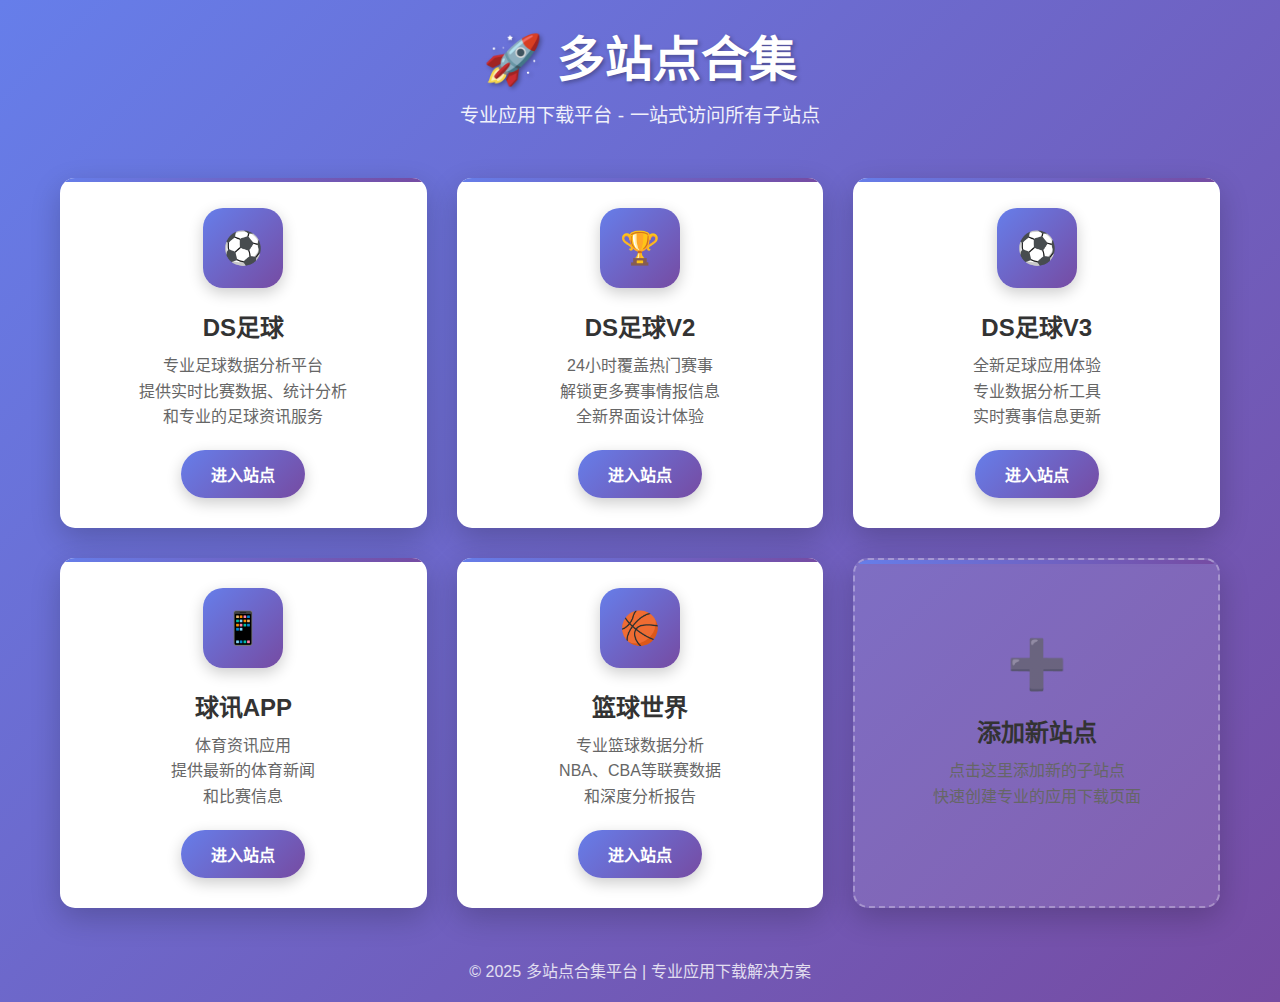
<file: index.html>
<!DOCTYPE html>
<html lang="zh-CN">
<head>
    <meta charset="UTF-8">
    <meta name="viewport" content="width=device-width, initial-scale=1.0">
    <title>多站点合集 - 专业应用下载平台</title>
    <style>
        * {
            margin: 0;
            padding: 0;
            box-sizing: border-box;
        }

        body {
            font-family: -apple-system, BlinkMacSystemFont, 'Segoe UI', Roboto, sans-serif;
            background: linear-gradient(135deg, #667eea 0%, #764ba2 100%);
            min-height: 100vh;
            color: #333;
        }

        .container {
            max-width: 1200px;
            margin: 0 auto;
            padding: 20px;
        }

        .header {
            text-align: center;
            margin-bottom: 50px;
            color: white;
        }

        .header h1 {
            font-size: 3rem;
            margin-bottom: 10px;
            text-shadow: 2px 2px 4px rgba(0,0,0,0.3);
        }

        .header p {
            font-size: 1.2rem;
            opacity: 0.9;
        }

        .sites-grid {
            display: grid;
            grid-template-columns: repeat(auto-fit, minmax(300px, 1fr));
            gap: 30px;
            margin-bottom: 50px;
        }

        .site-card {
            background: white;
            border-radius: 15px;
            padding: 30px;
            box-shadow: 0 10px 30px rgba(0,0,0,0.2);
            transition: transform 0.3s ease, box-shadow 0.3s ease;
            text-align: center;
            position: relative;
            overflow: hidden;
        }

        .site-card::before {
            content: '';
            position: absolute;
            top: 0;
            left: 0;
            right: 0;
            height: 4px;
            background: linear-gradient(90deg, #667eea, #764ba2);
        }

        .site-card:hover {
            transform: translateY(-10px);
            box-shadow: 0 20px 40px rgba(0,0,0,0.3);
        }

        .site-icon {
            width: 80px;
            height: 80px;
            margin: 0 auto 20px;
            border-radius: 20px;
            background: linear-gradient(135deg, #667eea, #764ba2);
            display: flex;
            align-items: center;
            justify-content: center;
            font-size: 2rem;
            color: white;
            box-shadow: 0 5px 15px rgba(0,0,0,0.2);
        }

        .site-title {
            font-size: 1.5rem;
            font-weight: bold;
            margin-bottom: 10px;
            color: #333;
        }

        .site-description {
            color: #666;
            margin-bottom: 20px;
            line-height: 1.6;
        }

        .site-link {
            display: inline-block;
            background: linear-gradient(135deg, #667eea, #764ba2);
            color: white;
            padding: 12px 30px;
            border-radius: 25px;
            text-decoration: none;
            font-weight: bold;
            transition: all 0.3s ease;
            box-shadow: 0 5px 15px rgba(0,0,0,0.2);
        }

        .site-link:hover {
            transform: translateY(-2px);
            box-shadow: 0 8px 25px rgba(0,0,0,0.3);
        }

        .add-site-card {
            background: rgba(255,255,255,0.1);
            border: 2px dashed rgba(255,255,255,0.3);
            color: white;
            display: flex;
            flex-direction: column;
            align-items: center;
            justify-content: center;
            min-height: 300px;
            cursor: pointer;
            transition: all 0.3s ease;
        }

        .add-site-card:hover {
            background: rgba(255,255,255,0.2);
            border-color: rgba(255,255,255,0.5);
        }

        .add-icon {
            font-size: 3rem;
            margin-bottom: 20px;
            opacity: 0.7;
        }

        .footer {
            text-align: center;
            color: white;
            opacity: 0.8;
            margin-top: 50px;
        }

        @media (max-width: 768px) {
            .header h1 {
                font-size: 2rem;
            }
            
            .sites-grid {
                grid-template-columns: 1fr;
                gap: 20px;
            }
            
            .site-card {
                padding: 20px;
            }
        }
    </style>
</head>
<body>
    <div class="container">
        <div class="header">
            <h1>🚀 多站点合集</h1>
            <p>专业应用下载平台 - 一站式访问所有子站点</p>
        </div>

        <div class="sites-grid">
            <!-- DS足球站点 -->
            <div class="site-card">
                <div class="site-icon">⚽</div>
                <div class="site-title">DS足球</div>
                <div class="site-description">
                    专业足球数据分析平台<br>
                    提供实时比赛数据、统计分析<br>
                    和专业的足球资讯服务
                </div>
                <a href="sites/ds-football/" class="site-link">进入站点</a>
            </div>

            <!-- DS足球V2站点 -->
            <div class="site-card">
                <div class="site-icon">🏆</div>
                <div class="site-title">DS足球V2</div>
                <div class="site-description">
                    24小时覆盖热门赛事<br>
                    解锁更多赛事情报信息<br>
                    全新界面设计体验
                </div>
                <a href="sites/ds-football-v2/" class="site-link">进入站点</a>
            </div>

            <!-- DS足球V3站点 -->
            <div class="site-card">
                <div class="site-icon">⚽</div>
                <div class="site-title">DS足球V3</div>
                <div class="site-description">
                    全新足球应用体验<br>
                    专业数据分析工具<br>
                    实时赛事信息更新
                </div>
                <a href="sites/ds-football-v3/" class="site-link">进入站点</a>
            </div>

            <!-- 占位符：球讯APP -->
            <div class="site-card">
                <div class="site-icon">📱</div>
                <div class="site-title">球讯APP</div>
                <div class="site-description">
                    体育资讯应用<br>
                    提供最新的体育新闻<br>
                    和比赛信息
                </div>
                <a href="sites/qiuxun-app/" class="site-link">进入站点</a>
            </div>

            <!-- 占位符：篮球世界 -->
            <div class="site-card">
                <div class="site-icon">🏀</div>
                <div class="site-title">篮球世界</div>
                <div class="site-description">
                    专业篮球数据分析<br>
                    NBA、CBA等联赛数据<br>
                    和深度分析报告
                </div>
                <a href="sites/basketball-world/" class="site-link">进入站点</a>
            </div>

            <!-- 添加新站点按钮 -->
            <div class="site-card add-site-card" onclick="showAddSiteModal()">
                <div class="add-icon">➕</div>
                <div class="site-title">添加新站点</div>
                <div class="site-description">
                    点击这里添加新的子站点<br>
                    快速创建专业的应用下载页面
                </div>
            </div>
        </div>

        <div class="footer">
            <p>© 2025 多站点合集平台 | 专业应用下载解决方案</p>
        </div>
    </div>

    <script>
        function showAddSiteModal() {
            alert('添加新站点功能即将推出！\n\n您可以通过以下方式添加新站点：\n1. 在 sites/ 目录下创建新的子目录\n2. 复制现有站点模板\n3. 修改相应的配置信息\n4. 在主页面添加新的站点卡片');
        }

        // 添加一些动画效果
        document.addEventListener('DOMContentLoaded', function() {
            const cards = document.querySelectorAll('.site-card');
            cards.forEach((card, index) => {
                card.style.opacity = '0';
                card.style.transform = 'translateY(30px)';
                setTimeout(() => {
                    card.style.transition = 'all 0.6s ease';
                    card.style.opacity = '1';
                    card.style.transform = 'translateY(0)';
                }, index * 100);
            });
        });
    </script>
</body>
</html>
</file>
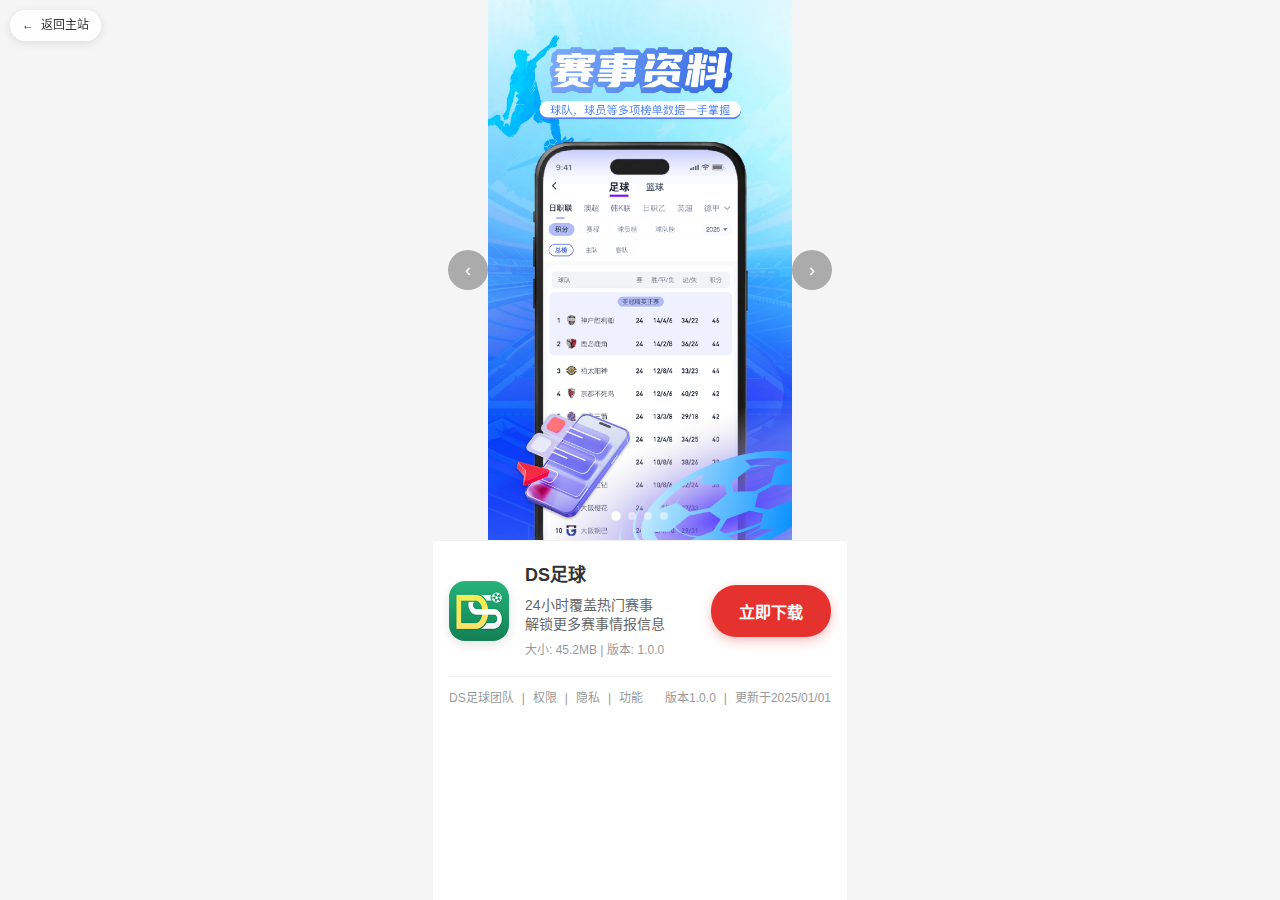
<file: sites/ds-football-v2/index.html>
<!DOCTYPE html>
<html lang="zh-CN">
<head>
    <meta charset="UTF-8">
    <meta name="viewport" content="width=device-width, initial-scale=1.0">
    <title>DS足球 - 24小时覆盖热门赛事</title>
    <style>
        * {
            margin: 0;
            padding: 0;
            box-sizing: border-box;
        }

        body {
            font-family: -apple-system, BlinkMacSystemFont, 'Segoe UI', Roboto, sans-serif;
            background-color: #f5f5f5;
            color: #333;
            line-height: 1.6;
            overflow-x: hidden;
        }

        /* 返回主站导航 */
        .back-to-main {
            position: fixed;
            top: 10px;
            left: 10px;
            background: rgba(255, 255, 255, 0.9);
            color: #333;
            padding: 6px 12px;
            border-radius: 20px;
            text-decoration: none;
            font-size: 12px;
            font-weight: 500;
            box-shadow: 0 2px 10px rgba(0, 0, 0, 0.1);
            transition: all 0.3s ease;
            z-index: 1002;
            backdrop-filter: blur(10px);
        }

        .back-to-main:hover {
            background: rgba(255, 255, 255, 1);
            transform: translateY(-2px);
            box-shadow: 0 4px 15px rgba(0, 0, 0, 0.2);
        }

        .back-to-main::before {
            content: "← ";
            margin-right: 4px;
        }

        .container {
            max-width: 414px;
            margin: 0 auto;
            background-color: #fff;
            min-height: 100vh;
            position: relative;
            display: flex;
            flex-direction: column;
        }


        /* 轮播图区域 */
        .carousel-section {
            position: relative;
            height: 60vh;
            overflow: hidden;
            background: #f5f5f5;
            display: flex;
            align-items: center;
            justify-content: center;
        }

        .carousel-container {
            position: relative;
            width: 100%;
            height: 100%;
            display: flex;
            align-items: center;
            justify-content: center;
        }

        .carousel-wrapper {
            position: relative;
            width: 100%;
            height: 100%;
            display: flex;
            align-items: center;
            justify-content: center;
        }

        .carousel-slide {
            position: absolute;
            top: 0;
            left: 0;
            width: 100%;
            height: 100%;
            opacity: 0;
            transition: opacity 0.5s ease-in-out;
            background: #f5f5f5;
            display: flex;
            align-items: center;
            justify-content: center;
        }

        .carousel-slide.active {
            opacity: 1;
        }

        .carousel-slide img {
            max-width: 100%;
            max-height: 100%;
            width: auto;
            height: auto;
            object-fit: contain;
            object-position: center;
        }

        .carousel-dots {
            position: absolute;
            bottom: 20px;
            left: 50%;
            transform: translateX(-50%);
            display: flex;
            gap: 8px;
            z-index: 10;
        }

        .dot {
            width: 8px;
            height: 8px;
            border-radius: 50%;
            background: rgba(255, 255, 255, 0.5);
            cursor: pointer;
            transition: all 0.3s ease;
        }

        .dot.active {
            background: #fff;
            transform: scale(1.2);
        }

        /* 轮播图导航箭头 */
        .carousel-nav {
            position: absolute;
            top: 50%;
            transform: translateY(-50%);
            background: rgba(0, 0, 0, 0.3);
            color: white;
            border: none;
            width: 40px;
            height: 40px;
            border-radius: 50%;
            cursor: pointer;
            display: flex;
            align-items: center;
            justify-content: center;
            font-size: 18px;
            transition: all 0.3s ease;
            z-index: 10;
        }

        .carousel-nav:hover {
            background: rgba(0, 0, 0, 0.6);
        }

        .carousel-prev {
            left: 15px;
        }

        .carousel-next {
            right: 15px;
        }

        /* 底部下载区域 */
        .bottom-download {
            background: #fff;
            border-top: 1px solid #f0f0f0;
            padding: 20px 16px;
            flex-shrink: 0;
        }

        .download-card {
            display: flex;
            align-items: center;
            gap: 16px;
            margin-bottom: 16px;
        }

        .download-icon {
            width: 60px;
            height: 60px;
            border-radius: 16px;
            flex-shrink: 0;
            box-shadow: 0 4px 12px rgba(0, 0, 0, 0.1);
        }

        .download-info {
            flex: 1;
        }

        .download-title {
            font-size: 18px;
            font-weight: 700;
            color: #333;
            margin-bottom: 6px;
        }

        .download-slogan {
            font-size: 14px;
            color: #666;
            margin-bottom: 6px;
            line-height: 1.4;
        }

        .download-meta {
            font-size: 12px;
            color: #999;
        }

        .download-btn {
            background: #e6322e;
            color: white;
            border: none;
            padding: 14px 28px;
            border-radius: 25px;
            font-size: 16px;
            font-weight: 600;
            cursor: pointer;
            transition: all 0.3s ease;
            box-shadow: 0 4px 12px rgba(230, 50, 46, 0.3);
        }

        .download-btn:hover {
            background: #c40704;
            transform: translateY(-2px);
            box-shadow: 0 6px 16px rgba(230, 50, 46, 0.4);
        }

        .download-footer {
            display: flex;
            justify-content: space-between;
            align-items: center;
            font-size: 12px;
            color: #999;
            margin-top: 12px;
            padding-top: 12px;
            border-top: 1px solid #f0f0f0;
        }

        .developer-info {
            display: flex;
            align-items: center;
            gap: 8px;
        }

        .version-info {
            display: flex;
            align-items: center;
            gap: 8px;
        }

        /* 弹窗样式 */
        .modal-overlay {
            position: fixed;
            top: 0;
            left: 0;
            width: 100%;
            height: 100%;
            background: rgba(0, 0, 0, 0.5);
            display: none;
            justify-content: center;
            align-items: center;
            z-index: 2000;
        }

        .modal-overlay.show {
            display: flex;
        }

        .modal-content {
            background: white;
            border-radius: 12px;
            width: 90%;
            max-width: 320px;
            max-height: 80vh;
            overflow-y: auto;
            animation: modalSlideIn 0.3s ease;
        }

        @keyframes modalSlideIn {
            from {
                opacity: 0;
                transform: scale(0.9) translateY(-20px);
            }
            to {
                opacity: 1;
                transform: scale(1) translateY(0);
            }
        }

        .modal-header {
            display: flex;
            justify-content: space-between;
            align-items: center;
            padding: 20px 20px 0;
        }

        .modal-header h3 {
            font-size: 18px;
            font-weight: 600;
            color: #333;
        }

        .close-btn {
            font-size: 24px;
            color: #999;
            cursor: pointer;
            line-height: 1;
        }

        .close-btn:hover {
            color: #666;
        }

        .modal-body {
            padding: 20px;
        }

        .app-info-modal {
            display: flex;
            align-items: center;
            margin-bottom: 20px;
        }

        .modal-app-icon {
            width: 60px;
            height: 60px;
            border-radius: 12px;
            margin-right: 15px;
        }

        .modal-app-details {
            flex: 1;
        }

        .modal-app-name {
            font-size: 16px;
            font-weight: 600;
            color: #333;
            margin-bottom: 4px;
        }

        .modal-app-version {
            font-size: 12px;
            color: #999;
            margin-bottom: 4px;
        }

        .modal-developer {
            font-size: 14px;
            color: #666;
            margin-bottom: 4px;
        }

        .modal-tags {
            font-size: 12px;
            color: #999;
        }

        .modal-tags span {
            margin-right: 4px;
        }

        .modal-download-btn {
            width: 100%;
            background: #e6322e;
            color: white;
            border: none;
            padding: 14px;
            border-radius: 25px;
            font-size: 16px;
            font-weight: 600;
            cursor: pointer;
            transition: all 0.3s ease;
        }

        .modal-download-btn:hover {
            background: #c40704;
        }

        /* 二维码弹窗 */
        .qr-modal-overlay {
            position: fixed;
            top: 0;
            left: 0;
            width: 100%;
            height: 100%;
            background: rgba(0, 0, 0, 0.7);
            display: none;
            justify-content: center;
            align-items: center;
            z-index: 2000;
        }

        .qr-modal-overlay.show {
            display: flex;
        }

        .qr-modal-content {
            background: white;
            border-radius: 12px;
            width: 90%;
            max-width: 300px;
            text-align: center;
            animation: modalSlideIn 0.3s ease;
        }

        .qr-modal-header {
            display: flex;
            justify-content: space-between;
            align-items: center;
            padding: 20px 20px 0;
        }

        .qr-modal-header h3 {
            font-size: 18px;
            font-weight: 600;
            color: #333;
        }

        .qr-modal-body {
            padding: 20px;
        }

        .qr-code {
            margin-bottom: 15px;
        }

        .qr-code img {
            width: 150px;
            height: 150px;
            border-radius: 8px;
        }

        .qr-tip {
            font-size: 14px;
            color: #666;
            line-height: 1.5;
        }

        /* 响应式设计 */
        @media (max-width: 375px) {
            .container {
                max-width: 100%;
            }
            
            .back-to-main {
                top: 8px;
                left: 8px;
                padding: 4px 8px;
                font-size: 11px;
            }
            
            .bottom-download {
                padding: 16px 12px;
            }
            
            .download-card {
                gap: 12px;
            }
            
            .download-icon {
                width: 50px;
                height: 50px;
            }
            
            .download-title {
                font-size: 16px;
            }
            
            .download-slogan {
                font-size: 13px;
            }
            
            .download-btn {
                padding: 12px 20px;
                font-size: 14px;
            }
            
            .download-footer {
                flex-direction: column;
                gap: 8px;
                text-align: center;
            }
        }
    </style>
</head>
<body>
    <!-- 返回主站导航 -->
    <a href="../../index.html" class="back-to-main">返回主站</a>

    <div class="container">

        <!-- 全屏轮播图区域 -->
        <div class="carousel-section">
            <div class="carousel-container">
                <div class="carousel-wrapper">
                    <div class="carousel-slide active">
                        <img src="images/screenshot1.png" alt="DS足球截图1">
                    </div>
                    <div class="carousel-slide">
                        <img src="images/screenshot2.png" alt="DS足球截图2">
                    </div>
                    <div class="carousel-slide">
                        <img src="images/screenshot3.png" alt="DS足球截图3">
                    </div>
                    <div class="carousel-slide">
                        <img src="images/screenshot4.png" alt="DS足球截图4">
                    </div>
                </div>
                
                <!-- 导航箭头 -->
                <button class="carousel-nav carousel-prev" onclick="prevSlide()">‹</button>
                <button class="carousel-nav carousel-next" onclick="nextSlide()">›</button>
                
                <!-- 轮播点 -->
                <div class="carousel-dots">
                    <span class="dot active" onclick="goToSlide(0)"></span>
                    <span class="dot" onclick="goToSlide(1)"></span>
                    <span class="dot" onclick="goToSlide(2)"></span>
                    <span class="dot" onclick="goToSlide(3)"></span>
                </div>
            </div>
        </div>

        <!-- 底部下载区域 -->
        <div class="bottom-download">
            <div class="download-card">
                <img src="images/app-icon.png" alt="DS足球图标" class="download-icon">
                <div class="download-info">
                    <div class="download-title">DS足球</div>
                    <div class="download-slogan">24小时覆盖热门赛事<br>解锁更多赛事情报信息</div>
                    <div class="download-meta">大小: 45.2MB | 版本: 1.0.0</div>
                </div>
                <button class="download-btn" onclick="showDownloadModal()">立即下载</button>
            </div>
            <div class="download-footer">
                <div class="developer-info">
                    <span>DS足球团队</span>
                    <span>|</span>
                    <span>权限</span>
                    <span>|</span>
                    <span>隐私</span>
                    <span>|</span>
                    <span>功能</span>
                </div>
                <div class="version-info">
                    <span>版本1.0.0</span>
                    <span>|</span>
                    <span>更新于2025/01/01</span>
                </div>
            </div>
        </div>
    </div>

    <!-- 下载弹窗 -->
    <div class="modal-overlay" id="downloadModal">
        <div class="modal-content">
            <div class="modal-header">
                <h3>下载应用</h3>
                <span class="close-btn" onclick="closeDownloadModal()">&times;</span>
            </div>
            <div class="modal-body">
                <div class="app-info-modal">
                    <img src="images/app-icon.png" alt="DS足球图标" class="modal-app-icon">
                    <div class="modal-app-details">
                        <div class="modal-app-name">DS足球</div>
                        <div class="modal-app-version">版本1.0.0；更新于2025/01/01</div>
                        <div class="modal-developer">DS足球团队</div>
                        <div class="modal-tags">
                            <span>权限</span>
                            <span>隐私</span>
                            <span>功能</span>
                        </div>
                    </div>
                </div>
                <button class="modal-download-btn" onclick="downloadApp()">立即下载</button>
            </div>
        </div>
    </div>

    <!-- 二维码弹窗 -->
    <div class="qr-modal-overlay" id="qrModal">
        <div class="qr-modal-content">
            <div class="qr-modal-header">
                <h3>扫码下载</h3>
                <span class="close-btn" onclick="closeQRModal()">&times;</span>
            </div>
            <div class="qr-modal-body">
                <div class="qr-code">
                    <img src="images/app-icon.png" alt="下载二维码">
                </div>
                <div class="qr-tip">
                    请扫码下载安装包<br>
                    请用手机扫描二维码后在手机浏览器中打开该页面后再下载应用安装包
                </div>
            </div>
        </div>
    </div>

    <script>
        let currentSlide = 0;
        const slides = document.querySelectorAll('.carousel-slide');
        const dots = document.querySelectorAll('.dot');
        const totalSlides = slides.length;

        function showSlide(index) {
            slides.forEach((slide, i) => {
                slide.classList.remove('active');
                if (i === index) {
                    slide.classList.add('active');
                }
            });

            dots.forEach((dot, i) => {
                dot.classList.toggle('active', i === index);
            });
        }

        function goToSlide(index) {
            currentSlide = index;
            showSlide(currentSlide);
        }

        function nextSlide() {
            currentSlide = (currentSlide + 1) % totalSlides;
            showSlide(currentSlide);
        }

        function prevSlide() {
            currentSlide = (currentSlide - 1 + totalSlides) % totalSlides;
            showSlide(currentSlide);
        }

        // 自动轮播
        setInterval(nextSlide, 3000);

        // 弹窗功能
        function showDownloadModal() {
            document.getElementById('downloadModal').classList.add('show');
        }

        function closeDownloadModal() {
            document.getElementById('downloadModal').classList.remove('show');
        }

        function showQRModal() {
            document.getElementById('qrModal').classList.add('show');
        }

        function closeQRModal() {
            document.getElementById('qrModal').classList.remove('show');
        }

        function downloadApp() {
            // 检测设备类型
            const isMobile = /Android|webOS|iPhone|iPad|iPod|BlackBerry|IEMobile|Opera Mini/i.test(navigator.userAgent);
            
            if (isMobile) {
                showQRModal();
            } else {
                alert('请在手机上下载此应用');
            }
        }

        // 点击弹窗外部关闭
        document.getElementById('downloadModal').addEventListener('click', function(e) {
            if (e.target === this) {
                closeDownloadModal();
            }
        });

        document.getElementById('qrModal').addEventListener('click', function(e) {
            if (e.target === this) {
                closeQRModal();
            }
        });

        // 初始化
        showSlide(0);
    </script>
</body>
</html>
</file>
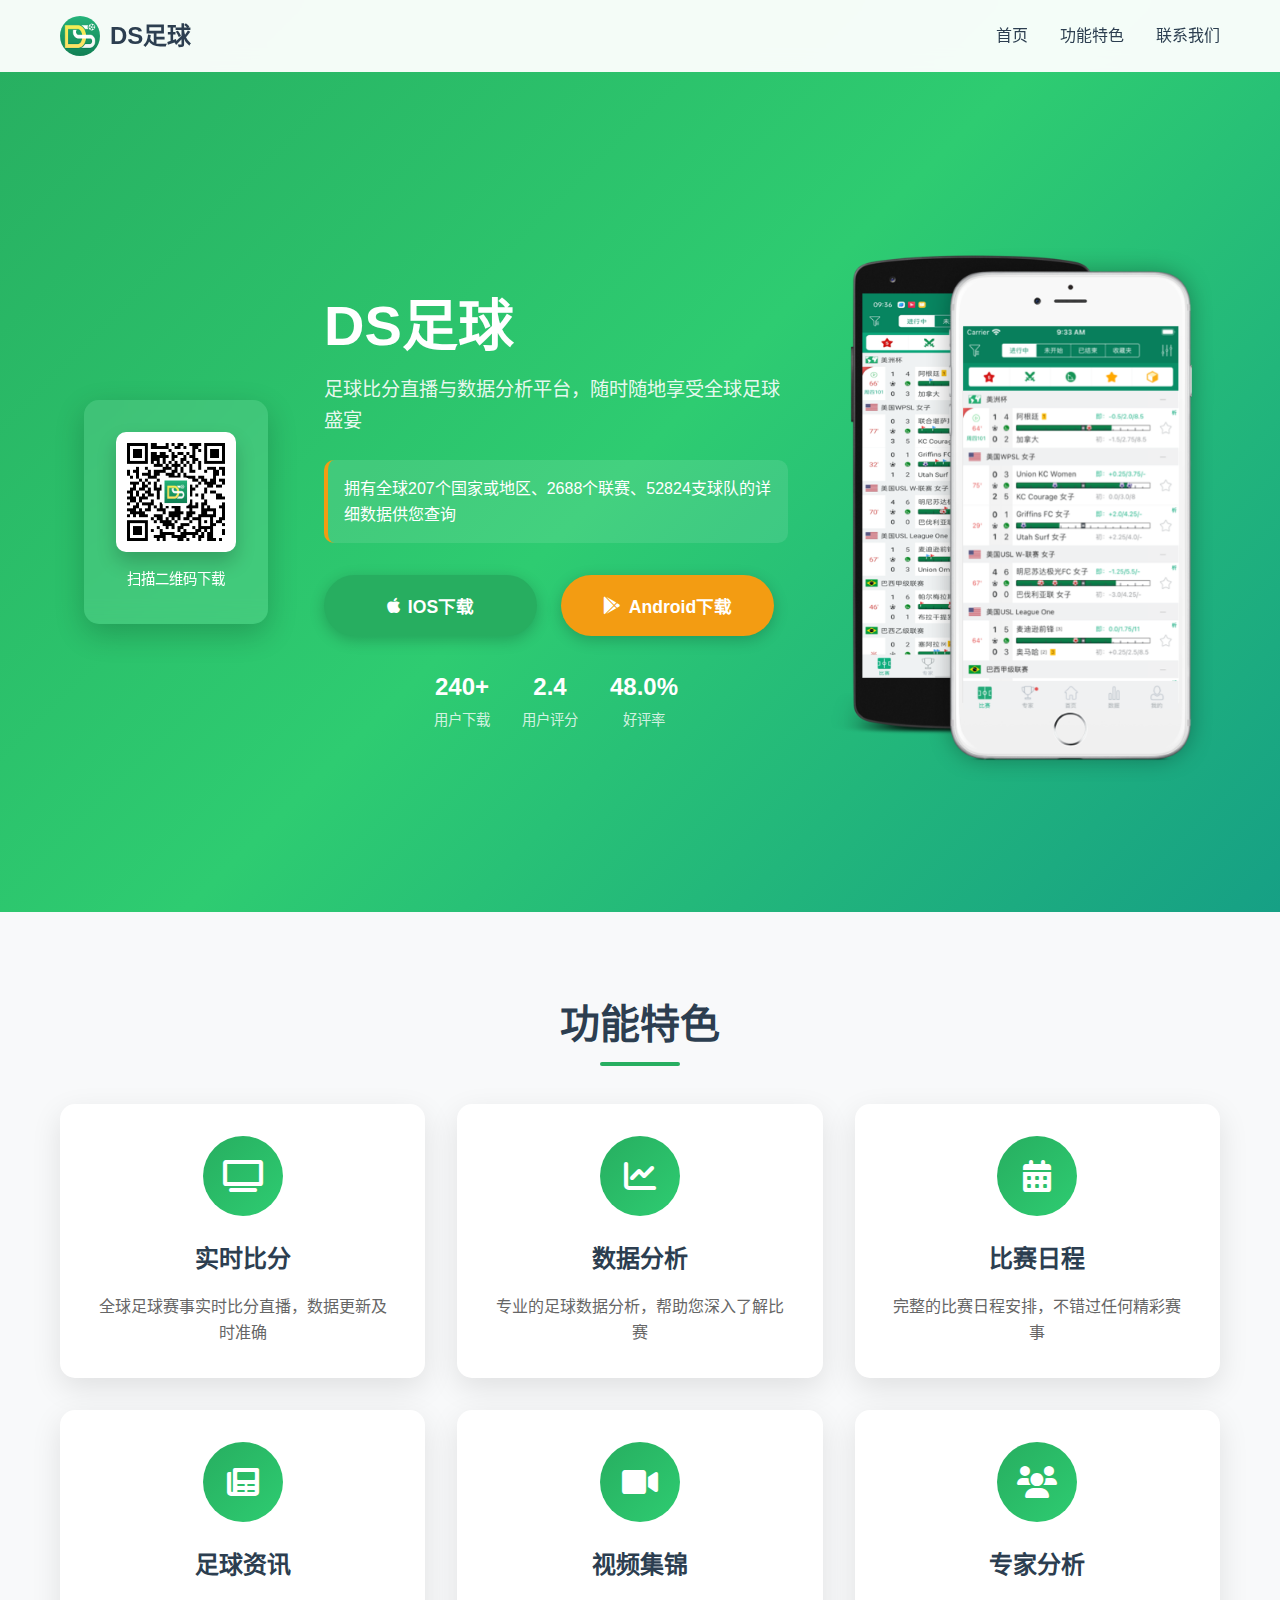
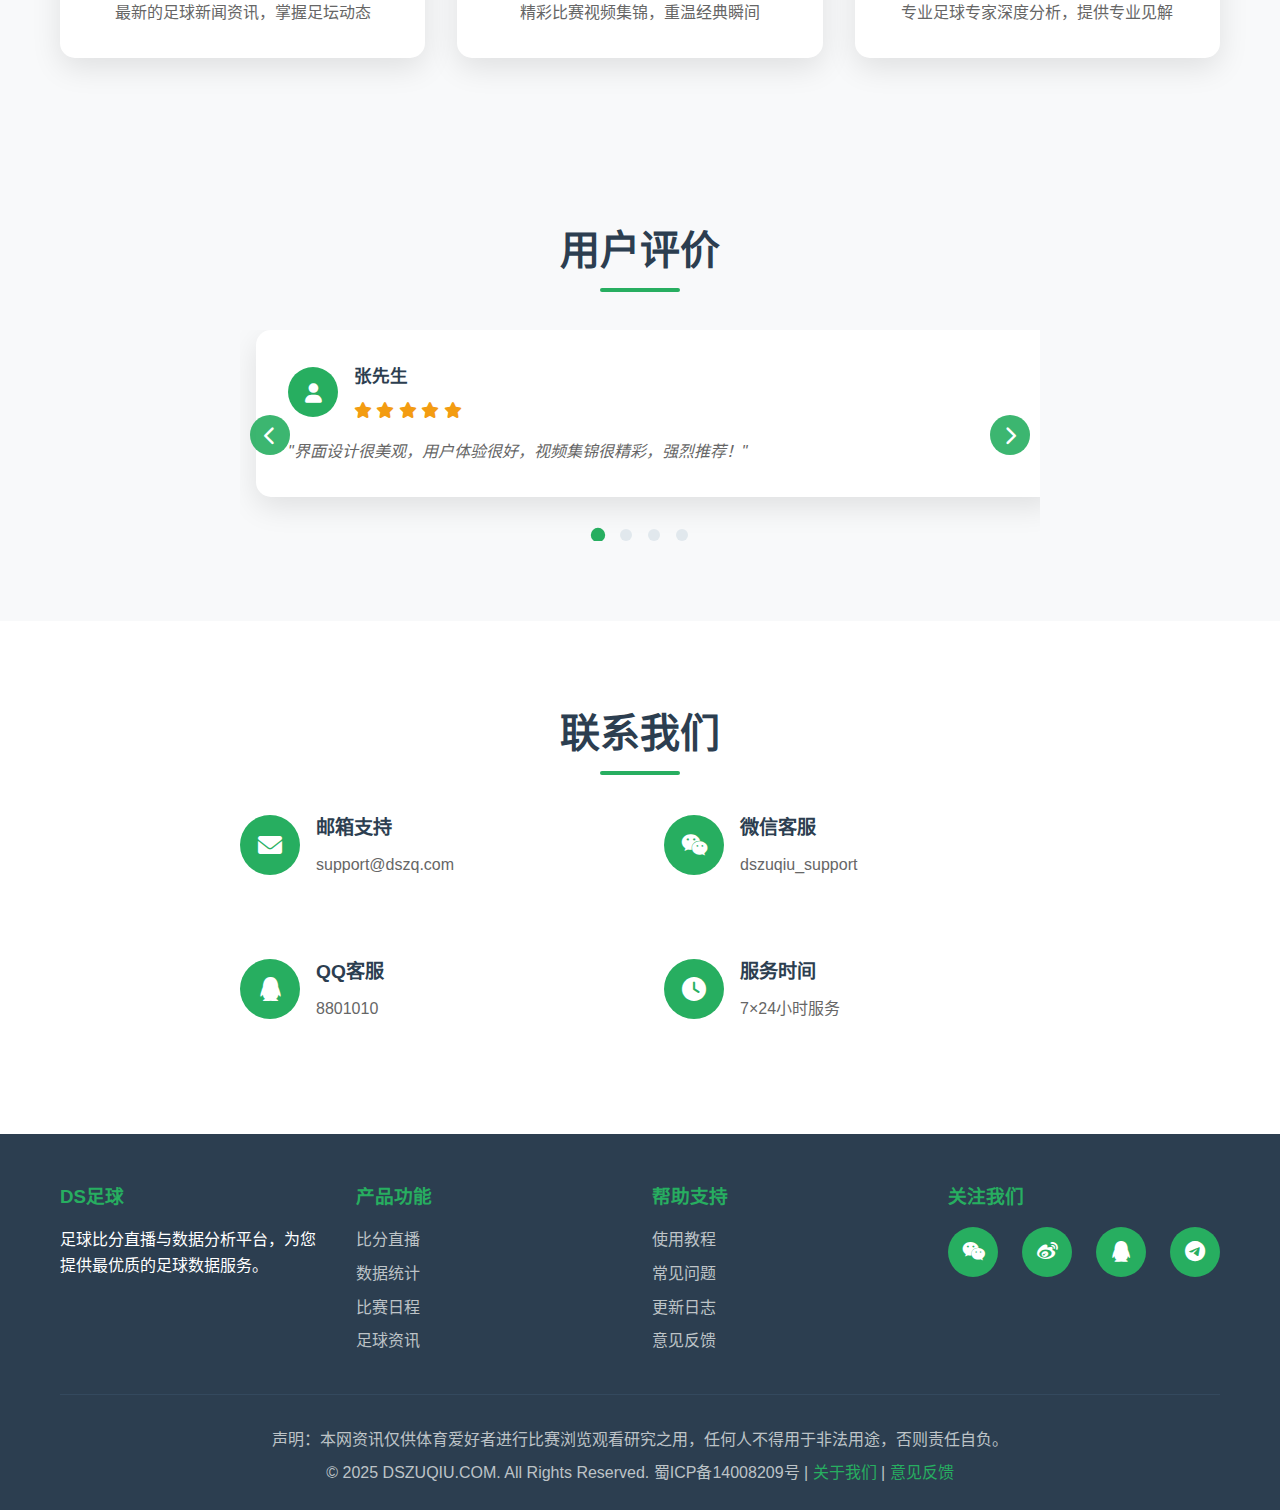
<file: sites/ds-football-v3/index.html>
<!DOCTYPE html>
<html lang="zh-CN">
<head>
    <meta charset="UTF-8">
    <meta name="viewport" content="width=device-width, initial-scale=1.0">
    <title>DS足球 - 足球比分直播与数据分析平台</title>
    <link rel="stylesheet" href="css/styles.css">
    <link href="https://cdnjs.cloudflare.com/ajax/libs/font-awesome/6.0.0/css/all.min.css" rel="stylesheet">
    <!-- 移除所有内联样式，避免与CSS文件冲突 -->
</head>
<body>
    <!-- 导航栏 -->
    <nav class="navbar">
        <div class="nav-container">
            <div class="nav-logo" style="cursor: pointer;">
                <img src="images/logo.png" alt="DS足球" class="logo-img">
                <span class="logo-text">DS足球</span>
            </div>
            
            <ul class="nav-menu">
                <li class="nav-item">
                    <a href="#home" class="nav-link">首页</a>
                </li>
                <li class="nav-item">
                    <a href="#features" class="nav-link">功能特色</a>
                </li>
                <li class="nav-item">
                    <a href="#contact" class="nav-link">联系我们</a>
                </li>
            </ul>
            
            <button class="hamburger" id="hamburgerBtn">
                <span class="bar"></span>
                <span class="bar"></span>
                <span class="bar"></span>
            </button>
        </div>
    </nav>

    <!-- 主页横幅 -->
    <section id="home" class="hero">
        <div class="hero-container">
            <!-- 左侧：二维码 -->
            <div class="hero-qr-section desktop-only">
                <div class="qr-code-section">
                    <div class="qr-code-container">
                        <img src="images/qr-code.png" alt="下载二维码" class="qr-img" data-image-id="qrCode">
                        <p>扫描二维码下载</p>
                    </div>
                </div>
            </div>
            
            <!-- 中间：文字内容和下载按钮 -->
            <div class="hero-content">
                <h1 class="hero-title">DS足球</h1>
                <p class="hero-subtitle">足球比分直播与数据分析平台，随时随地享受全球足球盛宴</p>
                <div class="hero-highlight">
                    <p>拥有全球207个国家或地区、2688个联赛、52824支球队的详细数据供您查询</p>
                </div>
                
                <!-- 下载按钮 -->
                <div class="hero-buttons">
                    <button class="btn btn-primary download-btn">
                        <i class="fab fa-apple"></i>
                        <span>IOS下载</span>
                    </button>
                    <button class="btn btn-secondary download-btn">
                        <i class="fab fa-google-play"></i>
                        <span>Android下载</span>
                    </button>
                </div>
                
                <div class="download-stats">
                    <div class="stat-item">
                        <span class="stat-number">500万+</span>
                        <span class="stat-label">用户下载</span>
                    </div>
                    <div class="stat-item">
                        <span class="stat-number">4.9</span>
                        <span class="stat-label">用户评分</span>
                    </div>
                    <div class="stat-item">
                        <span class="stat-number">99.9%</span>
                        <span class="stat-label">好评率</span>
                    </div>
                </div>
            </div>
            
            <!-- 右侧：轮播图 -->
            <div class="hero-image">
                <div class="hero-carousel">
                    <div class="hero-slide active">
                        <img src="images/app1.png" alt="APP界面1" class="hero-img" data-image-id="screenshot1">
                    </div>
                    <div class="hero-slide">
                        <img src="images/app2.png" alt="APP界面2" class="hero-img" data-image-id="screenshot2">
                    </div>
                    <div class="hero-slide">
                        <img src="images/app3.png" alt="APP界面3" class="hero-img" data-image-id="screenshot3">
                    </div>
                </div>
            </div>
        </div>
    </section>

    <!-- 功能特色 -->
    <section id="features" class="features">
        <div class="container">
            <h2 class="section-title">功能特色</h2>
            <div class="features-grid">
                <div class="feature-card">
                    <div class="feature-icon">
                        <i class="fas fa-tv"></i>
                    </div>
                    <h3>实时比分</h3>
                    <p>全球足球赛事实时比分直播，数据更新及时准确</p>
                </div>
                <div class="feature-card">
                    <div class="feature-icon">
                        <i class="fas fa-chart-line"></i>
                    </div>
                    <h3>数据分析</h3>
                    <p>专业的足球数据分析，帮助您深入了解比赛</p>
                </div>
                <div class="feature-card">
                    <div class="feature-icon">
                        <i class="fas fa-calendar-alt"></i>
                    </div>
                    <h3>比赛日程</h3>
                    <p>完整的比赛日程安排，不错过任何精彩赛事</p>
                </div>
                <div class="feature-card">
                    <div class="feature-icon">
                        <i class="fas fa-newspaper"></i>
                    </div>
                    <h3>足球资讯</h3>
                    <p>最新的足球新闻资讯，掌握足坛动态</p>
                </div>
                <div class="feature-card">
                    <div class="feature-icon">
                        <i class="fas fa-video"></i>
                    </div>
                    <h3>视频集锦</h3>
                    <p>精彩比赛视频集锦，重温经典瞬间</p>
                </div>
                <div class="feature-card">
                    <div class="feature-icon">
                        <i class="fas fa-users"></i>
                    </div>
                    <h3>专家分析</h3>
                    <p>专业足球专家深度分析，提供专业见解</p>
                </div>
            </div>
        </div>
    </section>

    <!-- 用户评价轮播 -->
    <section class="reviews">
        <div class="container">
            <h2 class="section-title">用户评价</h2>
            <div class="reviews-carousel">
                <button class="carousel-arrow prev">
                    <i class="fas fa-chevron-left"></i>
                </button>
                <button class="carousel-arrow next">
                    <i class="fas fa-chevron-right"></i>
                </button>
                
                <div class="reviews-container" id="reviewsContainer">
                    <div class="review-card">
                        <div class="review-header">
                            <div class="user-avatar">
                                <i class="fas fa-user"></i>
                            </div>
                            <div class="user-info">
                                <h4>张先生</h4>
                                <div class="stars">
                                    <i class="fas fa-star"></i>
                                    <i class="fas fa-star"></i>
                                    <i class="fas fa-star"></i>
                                    <i class="fas fa-star"></i>
                                    <i class="fas fa-star"></i>
                                </div>
                            </div>
                        </div>
                        <p class="review-text">"界面设计很美观，用户体验很好，视频集锦很精彩，强烈推荐！"</p>
                    </div>
                    
                    <div class="review-card">
                        <div class="review-header">
                            <div class="user-avatar">
                                <i class="fas fa-user"></i>
                            </div>
                            <div class="user-info">
                                <h4>李女士</h4>
                                <div class="stars">
                                    <i class="fas fa-star"></i>
                                    <i class="fas fa-star"></i>
                                    <i class="fas fa-star"></i>
                                    <i class="fas fa-star"></i>
                                    <i class="fas fa-star"></i>
                                </div>
                            </div>
                        </div>
                        <p class="review-text">"全球赛事数据很全，专家分析很专业，帮助我更好地了解足球。"</p>
                    </div>
                    
                    <div class="review-card">
                        <div class="review-header">
                            <div class="user-avatar">
                                <i class="fas fa-user"></i>
                            </div>
                            <div class="user-info">
                                <h4>王先生</h4>
                                <div class="stars">
                                    <i class="fas fa-star"></i>
                                    <i class="fas fa-star"></i>
                                    <i class="fas fa-star"></i>
                                    <i class="fas fa-star"></i>
                                    <i class="fas fa-star"></i>
                                </div>
                            </div>
                        </div>
                        <p class="review-text">"比分更新很及时，数据统计很详细，是足球爱好者的必备应用！"</p>
                    </div>
                    
                    <div class="review-card">
                        <div class="review-header">
                            <div class="user-avatar">
                                <i class="fas fa-user"></i>
                            </div>
                            <div class="user-info">
                                <h4>陈先生</h4>
                                <div class="stars">
                                    <i class="fas fa-star"></i>
                                    <i class="fas fa-star"></i>
                                    <i class="fas fa-star"></i>
                                    <i class="fas fa-star"></i>
                                    <i class="fas fa-star"></i>
                                </div>
                            </div>
                        </div>
                        <p class="review-text">"功能非常全面，从比分到数据再到资讯，一个应用搞定所有需求。"</p>
                    </div>
                </div>
                
                <div class="carousel-dots">
                    <div class="carousel-dot active"></div>
                    <div class="carousel-dot"></div>
                    <div class="carousel-dot"></div>
                    <div class="carousel-dot"></div>
                </div>
            </div>
        </div>
    </section>

    <!-- 联系我们 -->
    <section id="contact" class="contact">
        <div class="container">
            <h2 class="section-title">联系我们</h2>
            <div class="contact-content">
                <div class="contact-item">
                    <i class="fas fa-envelope"></i>
                    <div>
                        <h3>邮箱支持</h3>
                        <p>support@dszq.com</p>
                    </div>
                </div>
                <div class="contact-item">
                    <i class="fab fa-weixin"></i>
                    <div>
                        <h3>微信客服</h3>
                        <p>dszuqiu_support</p>
                    </div>
                </div>
                <div class="contact-item">
                    <i class="fab fa-qq"></i>
                    <div>
                        <h3>QQ客服</h3>
                        <p>8801010</p>
                    </div>
                </div>
                <div class="contact-item">
                    <i class="fas fa-clock"></i>
                    <div>
                        <h3>服务时间</h3>
                        <p>7×24小时服务</p>
                    </div>
                </div>
            </div>
        </div>
    </section>

    <!-- 页脚 -->
    <footer class="footer">
        <div class="container">
            <div class="footer-content">
                <div class="footer-section">
                    <h3>DS足球</h3>
                    <p>足球比分直播与数据分析平台，为您提供最优质的足球数据服务。</p>
                </div>
                <div class="footer-section">
                    <h3>产品功能</h3>
                    <ul>
                        <li><a href="#">比分直播</a></li>
                        <li><a href="#">数据统计</a></li>
                        <li><a href="#">比赛日程</a></li>
                        <li><a href="#">足球资讯</a></li>
                    </ul>
                </div>
                <div class="footer-section">
                    <h3>帮助支持</h3>
                    <ul>
                        <li><a href="#">使用教程</a></li>
                        <li><a href="#">常见问题</a></li>
                        <li><a href="#">更新日志</a></li>
                        <li><a href="#">意见反馈</a></li>
                    </ul>
                </div>
                <div class="footer-section">
                    <h3>关注我们</h3>
                    <div class="social-links">
                        <a href="#"><i class="fab fa-weixin"></i></a>
                        <a href="#"><i class="fab fa-weibo"></i></a>
                        <a href="#"><i class="fab fa-qq"></i></a>
                        <a href="#"><i class="fab fa-telegram"></i></a>
                    </div>
                </div>
            </div>
            <div class="footer-bottom">
                <p>声明：本网资讯仅供体育爱好者进行比赛浏览观看研究之用，任何人不得用于非法用途，否则责任自负。</p>
                <p>&copy; 2025 DSZUQIU.COM. All Rights Reserved. 蜀ICP备14008209号 | <a href="#">关于我们</a> | <a href="#">意见反馈</a></p>
            </div>
        </div>
    </footer>

    <!-- 引入JavaScript文件 -->
    <script src="js/main.js"></script>
</body>
</html>
</file>
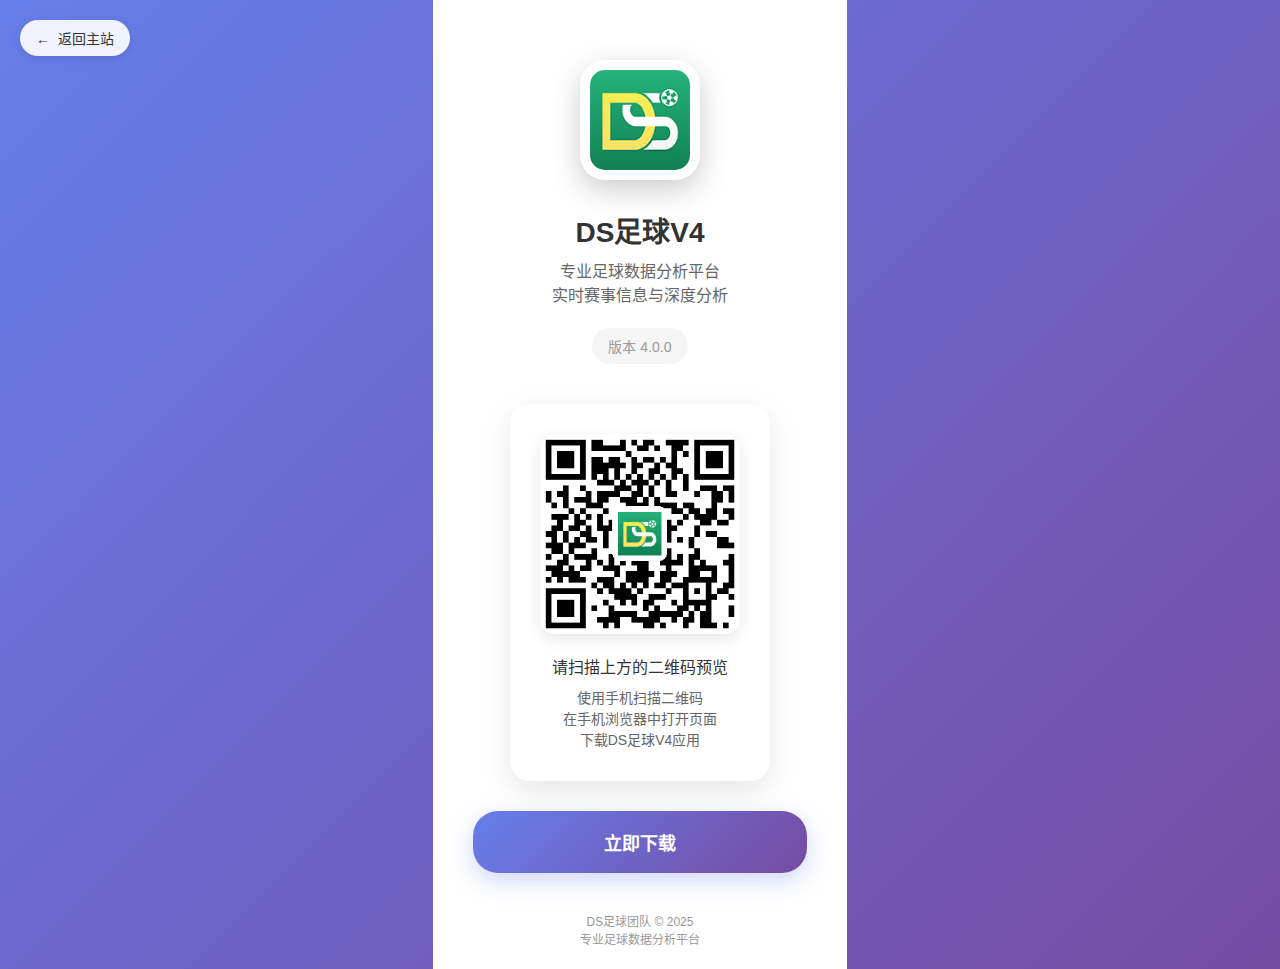
<file: sites/ds-football-v4/index.html>
<!DOCTYPE html>
<html lang="zh-CN">
<head>
    <meta charset="UTF-8">
    <meta name="viewport" content="width=device-width, initial-scale=1.0">
    <title>DS足球V4 - 专业足球数据分析平台</title>
    <style>
        * {
            margin: 0;
            padding: 0;
            box-sizing: border-box;
        }

        body {
            font-family: -apple-system, BlinkMacSystemFont, 'Segoe UI', Roboto, sans-serif;
            background: linear-gradient(135deg, #667eea 0%, #764ba2 100%);
            min-height: 100vh;
            display: flex;
            align-items: center;
            justify-content: center;
            color: #333;
        }

        .container {
            max-width: 414px;
            width: 100%;
            margin: 0 auto;
            background: #fff;
            min-height: 100vh;
            position: relative;
            display: flex;
            flex-direction: column;
        }

        /* 返回主站按钮 */
        .back-to-main {
            position: absolute;
            top: 20px;
            left: 20px;
            background: rgba(255, 255, 255, 0.9);
            color: #333;
            padding: 8px 16px;
            border-radius: 20px;
            text-decoration: none;
            font-size: 14px;
            font-weight: 500;
            z-index: 1000;
            box-shadow: 0 2px 10px rgba(0, 0, 0, 0.1);
            transition: all 0.3s ease;
        }

        .back-to-main:hover {
            background: #fff;
            transform: translateY(-2px);
            box-shadow: 0 4px 15px rgba(0, 0, 0, 0.2);
        }

        .back-to-main::before {
            content: "← ";
            margin-right: 4px;
        }

        /* 主要内容区域 */
        .main-content {
            flex: 1;
            display: flex;
            flex-direction: column;
            align-items: center;
            justify-content: center;
            padding: 60px 20px 20px;
            text-align: center;
        }

        /* 应用图标 */
        .app-icon {
            width: 120px;
            height: 120px;
            border-radius: 25px;
            margin-bottom: 30px;
            box-shadow: 0 10px 30px rgba(0, 0, 0, 0.2);
            background: #fff;
            padding: 10px;
        }

        .app-icon img {
            width: 100%;
            height: 100%;
            border-radius: 15px;
        }

        /* 应用信息 */
        .app-info {
            margin-bottom: 40px;
        }

        .app-name {
            font-size: 28px;
            font-weight: 700;
            color: #333;
            margin-bottom: 10px;
        }

        .app-slogan {
            font-size: 16px;
            color: #666;
            margin-bottom: 20px;
            line-height: 1.5;
        }

        .app-version {
            font-size: 14px;
            color: #999;
            background: #f5f5f5;
            padding: 8px 16px;
            border-radius: 20px;
            display: inline-block;
        }

        /* 二维码区域 */
        .qr-section {
            background: #fff;
            border-radius: 20px;
            padding: 30px;
            box-shadow: 0 10px 30px rgba(0, 0, 0, 0.1);
            margin-bottom: 30px;
        }

        .qr-code {
            width: 200px;
            height: 200px;
            margin: 0 auto 20px;
            border-radius: 15px;
            overflow: hidden;
            box-shadow: 0 5px 15px rgba(0, 0, 0, 0.1);
        }

        .qr-code img {
            width: 100%;
            height: 100%;
            object-fit: cover;
        }

        .qr-tip {
            font-size: 16px;
            color: #333;
            font-weight: 500;
            margin-bottom: 10px;
        }

        .qr-description {
            font-size: 14px;
            color: #666;
            line-height: 1.5;
        }

        /* 下载按钮 */
        .download-section {
            width: 100%;
            padding: 0 20px;
        }

        .download-btn {
            width: 100%;
            background: linear-gradient(135deg, #667eea 0%, #764ba2 100%);
            color: white;
            border: none;
            padding: 18px;
            border-radius: 25px;
            font-size: 18px;
            font-weight: 600;
            cursor: pointer;
            transition: all 0.3s ease;
            box-shadow: 0 8px 25px rgba(102, 126, 234, 0.3);
        }

        .download-btn:hover {
            transform: translateY(-3px);
            box-shadow: 0 12px 35px rgba(102, 126, 234, 0.4);
        }

        /* 底部信息 */
        .footer-info {
            padding: 20px;
            text-align: center;
            color: #999;
            font-size: 12px;
            line-height: 1.5;
        }

        /* 响应式设计 */
        @media (max-width: 375px) {
            .container {
                max-width: 100%;
            }
            
            .back-to-main {
                top: 15px;
                left: 15px;
                padding: 6px 12px;
                font-size: 12px;
            }
            
            .main-content {
                padding: 50px 15px 15px;
            }
            
            .app-icon {
                width: 100px;
                height: 100px;
                margin-bottom: 25px;
            }
            
            .app-name {
                font-size: 24px;
            }
            
            .app-slogan {
                font-size: 14px;
            }
            
            .qr-section {
                padding: 25px 20px;
            }
            
            .qr-code {
                width: 180px;
                height: 180px;
            }
            
            .qr-tip {
                font-size: 15px;
            }
            
            .qr-description {
                font-size: 13px;
            }
            
            .download-btn {
                padding: 16px;
                font-size: 16px;
            }
        }
    </style>
</head>
<body>
    <!-- 返回主站导航 -->
    <a href="../../index.html" class="back-to-main">返回主站</a>

    <div class="container">
        <div class="main-content">
            <!-- 应用图标 -->
            <div class="app-icon">
                <img src="images/app-icon.png" alt="DS足球图标">
            </div>

            <!-- 应用信息 -->
            <div class="app-info">
                <h1 class="app-name">DS足球V4</h1>
                <p class="app-slogan">专业足球数据分析平台<br>实时赛事信息与深度分析</p>
                <div class="app-version">版本 4.0.0</div>
            </div>

            <!-- 二维码区域 -->
            <div class="qr-section">
                <div class="qr-code">
                    <img src="images/qr-code.png" alt="下载二维码">
                </div>
                <div class="qr-tip">请扫描上方的二维码预览</div>
                <div class="qr-description">
                    使用手机扫描二维码<br>
                    在手机浏览器中打开页面<br>
                    下载DS足球V4应用
                </div>
            </div>

            <!-- 下载按钮 -->
            <div class="download-section">
                <button class="download-btn" onclick="downloadApp()">立即下载</button>
            </div>
        </div>

        <!-- 底部信息 -->
        <div class="footer-info">
            <p>DS足球团队 © 2025</p>
            <p>专业足球数据分析平台</p>
        </div>
    </div>

    <script>
        function downloadApp() {
            // 检测设备类型
            const isMobile = /Android|webOS|iPhone|iPad|iPod|BlackBerry|IEMobile|Opera Mini/i.test(navigator.userAgent);
            
            if (isMobile) {
                // 移动端显示提示
                alert('请使用手机扫描上方二维码下载DS足球V4应用');
            } else {
                // 桌面端提示
                alert('请在手机上下载此应用\n\n建议使用手机扫描二维码进行下载');
            }
        }

        // 添加一些动画效果
        document.addEventListener('DOMContentLoaded', function() {
            const elements = document.querySelectorAll('.app-icon, .app-info, .qr-section, .download-section');
            elements.forEach((element, index) => {
                element.style.opacity = '0';
                element.style.transform = 'translateY(30px)';
                
                setTimeout(() => {
                    element.style.transition = 'all 0.6s ease';
                    element.style.opacity = '1';
                    element.style.transform = 'translateY(0)';
                }, index * 200);
            });
        });
    </script>
</body>
</html>
</file>
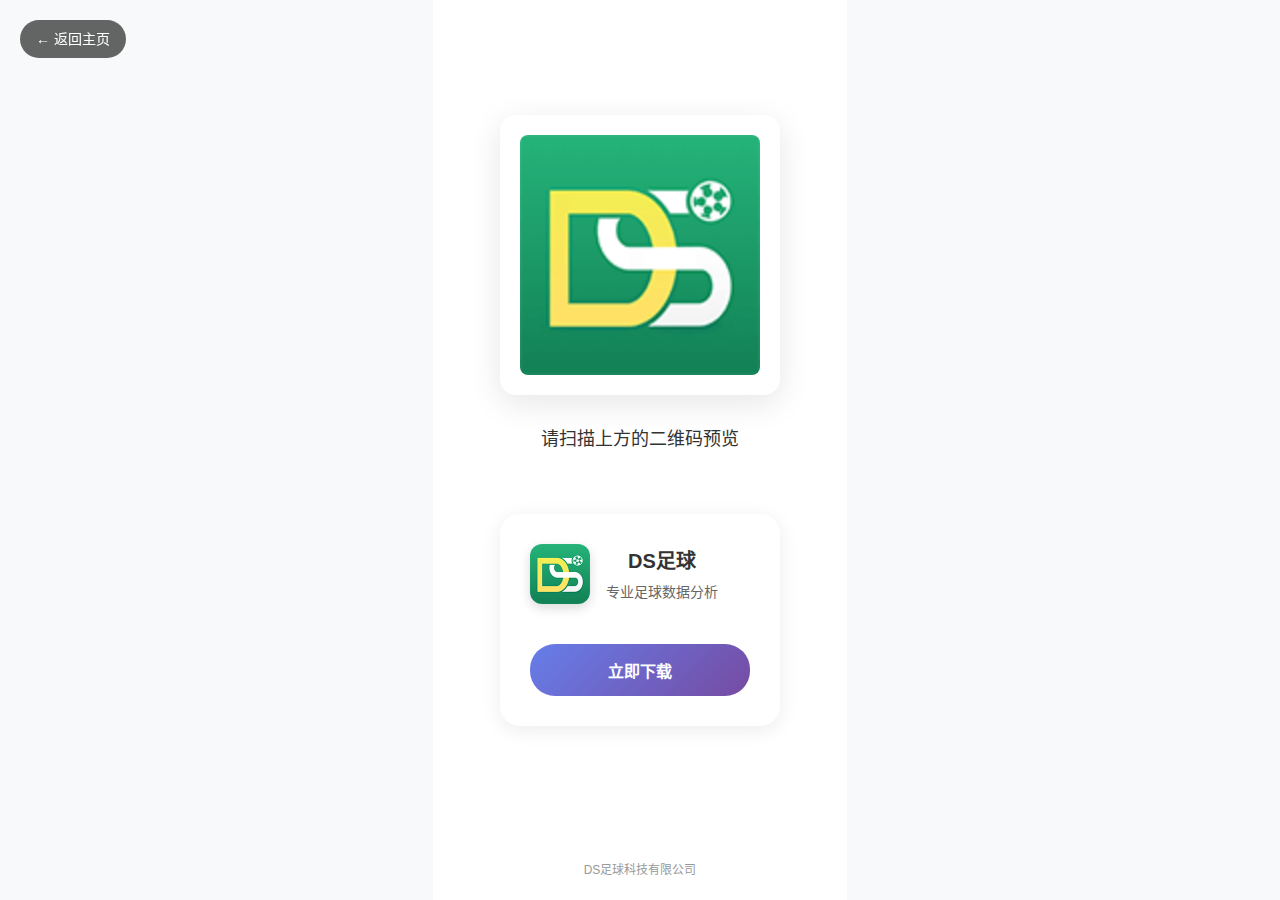
<file: sites/ds-football-v5/index.html>
<!DOCTYPE html>
<html lang="zh-CN">
<head>
    <meta charset="UTF-8">
    <meta name="viewport" content="width=device-width, initial-scale=1.0">
    <title>DS足球</title>
    <style>
        * {
            margin: 0;
            padding: 0;
            box-sizing: border-box;
        }

        body {
            font-family: -apple-system, BlinkMacSystemFont, 'Segoe UI', Roboto, sans-serif;
            background: #f8f9fa;
            color: #333;
            line-height: 1.6;
            min-height: 100vh;
            display: flex;
            flex-direction: column;
            justify-content: center;
            align-items: center;
        }

        .container {
            max-width: 414px;
            width: 100%;
            background: #fff;
            min-height: 100vh;
            display: flex;
            flex-direction: column;
            justify-content: center;
            align-items: center;
            position: relative;
        }

        /* 返回主页按钮 */
        .back-to-main {
            position: fixed;
            top: 20px;
            left: 20px;
            z-index: 1001;
            background: rgba(0, 0, 0, 0.6);
            color: white;
            padding: 8px 16px;
            border-radius: 20px;
            text-decoration: none;
            font-size: 14px;
            backdrop-filter: blur(10px);
        }

        .back-to-main:hover {
            background: rgba(0, 0, 0, 0.8);
        }

        /* 主要内容区域 */
        .main-content {
            display: flex;
            flex-direction: column;
            align-items: center;
            justify-content: center;
            flex: 1;
            padding: 40px 20px;
            text-align: center;
        }

        /* 二维码区域 */
        .qr-section {
            margin-bottom: 40px;
        }

        .qr-code {
            width: 280px;
            height: 280px;
            border-radius: 16px;
            box-shadow: 0 8px 32px rgba(0, 0, 0, 0.1);
            margin-bottom: 30px;
            background: #fff;
            padding: 20px;
            display: flex;
            align-items: center;
            justify-content: center;
        }

        .qr-code img {
            width: 100%;
            height: 100%;
            object-fit: contain;
            border-radius: 8px;
        }

        /* 提示文字 */
        .qr-tip {
            font-size: 18px;
            color: #333;
            font-weight: 500;
            margin-bottom: 20px;
        }

        /* 应用信息 */
        .app-info {
            background: #fff;
            border-radius: 20px;
            padding: 30px;
            box-shadow: 0 4px 20px rgba(0, 0, 0, 0.08);
            width: 100%;
            max-width: 320px;
        }

        .app-header {
            display: flex;
            align-items: center;
            gap: 16px;
            margin-bottom: 20px;
        }

        .app-icon {
            width: 60px;
            height: 60px;
            border-radius: 12px;
            box-shadow: 0 4px 12px rgba(0, 0, 0, 0.15);
        }

        .app-details h1 {
            font-size: 20px;
            font-weight: 700;
            color: #333;
            margin-bottom: 4px;
        }

        .app-meta {
            font-size: 14px;
            color: #666;
        }

        .download-btn {
            background: linear-gradient(135deg, #667eea 0%, #764ba2 100%);
            color: white;
            border: none;
            padding: 14px 28px;
            border-radius: 25px;
            font-size: 16px;
            font-weight: 600;
            cursor: pointer;
            width: 100%;
            margin-top: 20px;
            transition: all 0.3s ease;
        }

        .download-btn:hover {
            transform: translateY(-2px);
            box-shadow: 0 8px 25px rgba(102, 126, 234, 0.4);
        }

        /* 底部信息 */
        .footer-info {
            text-align: center;
            padding: 20px;
            color: #999;
            font-size: 12px;
            margin-top: auto;
        }

        /* 响应式设计 */
        @media (max-width: 480px) {
            .container {
                max-width: 100%;
            }
            
            .main-content {
                padding: 20px 16px;
            }
            
            .qr-code {
                width: 240px;
                height: 240px;
                margin-bottom: 20px;
            }
            
            .qr-tip {
                font-size: 16px;
                margin-bottom: 16px;
            }
            
            .app-info {
                padding: 24px;
                max-width: 280px;
            }
            
            .app-header {
                flex-direction: column;
                text-align: center;
                gap: 12px;
            }
            
            .app-icon {
                width: 50px;
                height: 50px;
            }
            
            .app-details h1 {
                font-size: 18px;
            }
        }

        @media (max-width: 360px) {
            .qr-code {
                width: 200px;
                height: 200px;
            }
            
            .app-info {
                max-width: 260px;
                padding: 20px;
            }
        }
    </style>
</head>
<body>
    <div class="container">
        <!-- 返回主页按钮 -->
        <a href="../../index.html" class="back-to-main">← 返回主页</a>
        
        <!-- 主要内容 -->
        <div class="main-content">
            <!-- 二维码区域 -->
            <div class="qr-section">
                <div class="qr-code">
                    <img src="images/app-icon.png" alt="DS足球二维码">
                </div>
                <div class="qr-tip">请扫描上方的二维码预览</div>
            </div>
            
            <!-- 应用信息 -->
            <div class="app-info">
                <div class="app-header">
                    <img src="images/app-icon.png" alt="DS足球" class="app-icon">
                    <div class="app-details">
                        <h1>DS足球</h1>
                        <div class="app-meta">专业足球数据分析</div>
                    </div>
                </div>
                
                <button class="download-btn" onclick="downloadApp()">立即下载</button>
            </div>
        </div>
        
        <!-- 底部信息 -->
        <div class="footer-info">
            <div>DS足球科技有限公司</div>
        </div>
    </div>

    <script>
        function downloadApp() {
            // 检测设备类型
            const isIOS = /iPad|iPhone|iPod/.test(navigator.userAgent);
            const isAndroid = /Android/.test(navigator.userAgent);
            
            if (isIOS) {
                alert('iOS用户请前往App Store搜索"DS足球"下载');
            } else if (isAndroid) {
                alert('Android用户请扫描二维码获取APK文件');
            } else {
                alert('请使用手机扫描二维码下载DS足球APP');
            }
        }

        // 页面加载完成后的初始化
        document.addEventListener('DOMContentLoaded', function() {
            console.log('DS足球V5页面加载完成');
            
            // 添加一些动画效果
            const elements = document.querySelectorAll('.qr-section, .app-info');
            elements.forEach((element, index) => {
                element.style.opacity = '0';
                element.style.transform = 'translateY(20px)';
                setTimeout(() => {
                    element.style.transition = 'all 0.6s ease';
                    element.style.opacity = '1';
                    element.style.transform = 'translateY(0)';
                }, index * 200);
            });
        });
    </script>
</body>
</html>
</file>
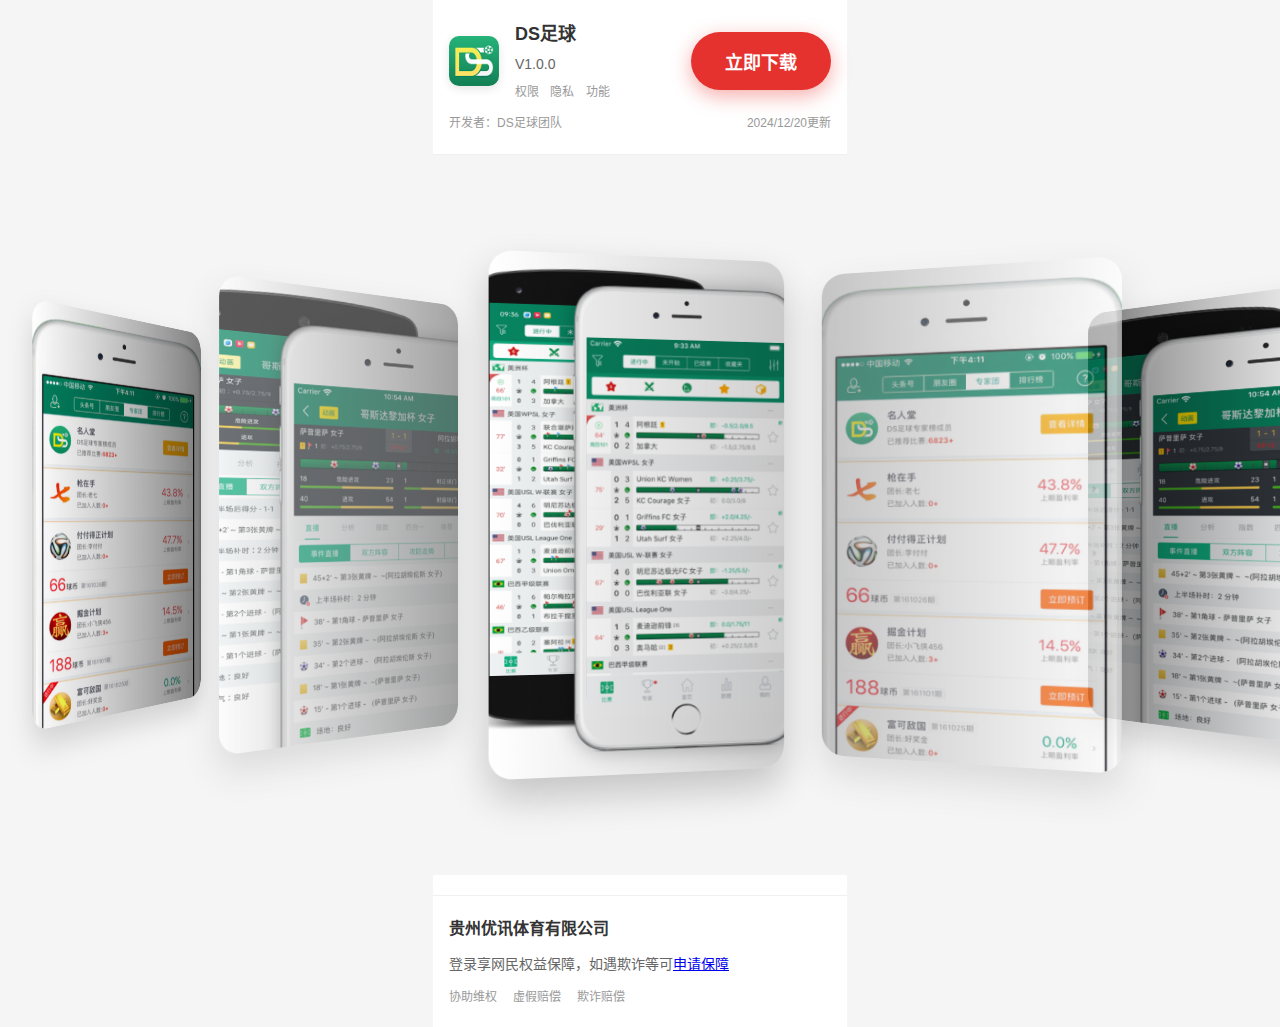
<file: sites/ds-football-v6/index.html>
<!DOCTYPE html>
<html lang="zh-CN">
<head>
    <meta charset="UTF-8">
    <meta name="viewport" content="width=device-width, initial-scale=1.0">
    <title>DS足球 - 专业足球赛事分析</title>
    <!-- Swiper CSS -->
    <link rel="stylesheet" href="https://cdn.jsdelivr.net/npm/swiper@8/swiper-bundle.min.css">
    <style>
        * {
            margin: 0;
            padding: 0;
            box-sizing: border-box;
        }

        body {
            font-family: -apple-system, BlinkMacSystemFont, 'Segoe UI', Roboto, sans-serif;
            background-color: #f5f5f5;
            color: #333;
            line-height: 1.6;
            overflow-x: hidden;
        }


        .container {
            max-width: 414px;
            margin: 0 auto;
            background-color: #fff;
            min-height: 100vh;
            position: relative;
        }

        /* 顶部应用信息区域 */
        .app-header {
            background: #fff;
            padding: 20px 16px;
            border-bottom: 1px solid #f0f0f0;
            position: relative;
        }

        .app-info {
            display: flex;
            align-items: center;
            gap: 16px;
            margin-bottom: 12px;
        }

        .app-icon {
            width: 50px;
            height: 50px;
            border-radius: 10px;
            flex-shrink: 0;
            box-shadow: 0 3px 10px rgba(0, 0, 0, 0.1);
        }

        .app-details {
            flex: 1;
        }

        .app-name {
            font-size: 18px;
            font-weight: 700;
            color: #333;
            margin-bottom: 4px;
        }

        .app-version {
            font-size: 14px;
            color: #666;
            margin-bottom: 8px;
        }

        .app-tags {
            font-size: 12px;
            color: #999;
        }

        .app-tags span {
            margin-right: 8px;
        }

        .download-btn-header {
            background: #e6322e;
            color: white;
            border: none;
            padding: 16px 32px;
            border-radius: 30px;
            font-size: 18px;
            font-weight: 700;
            cursor: pointer;
            transition: all 0.3s ease;
            box-shadow: 0 6px 20px rgba(230, 50, 46, 0.4);
            white-space: nowrap;
            min-width: 140px;
        }

        .download-btn-header:hover {
            background: #c40704;
            transform: translateY(-3px) scale(1.05);
            box-shadow: 0 8px 25px rgba(230, 50, 46, 0.5);
        }

        .developer-info {
            display: flex;
            justify-content: space-between;
            align-items: center;
            font-size: 12px;
            color: #999;
            margin-top: 12px;
        }

        /* 轮播图区域 */
        .carousel-section {
            position: relative;
            height: 80vh;
            min-height: 700px;
            overflow: visible;
            background: #f5f5f5;
            display: flex;
            align-items: center;
            justify-content: center;
            padding: 50px 0;
        }

        .swiper-container {
            width: 100%;
            height: 100%;
            padding: 20px 0;
            overflow: visible;
        }

        .swiper-slide {
            background-position: center;
            background-size: cover;
            width: 320px;
            height: 550px;
            border-radius: 25px;
            overflow: hidden;
            box-shadow: 0 20px 40px rgba(0, 0, 0, 0.15);
            transition: all 0.3s ease;
            display: flex;
            align-items: center;
            justify-content: center;
        }

        .swiper-slide-active {
            transform: scale(1.05);
            box-shadow: 0 20px 40px rgba(0, 0, 0, 0.2);
        }

        .swiper-slide-next,
        .swiper-slide-prev {
            opacity: 0.7;
        }

        /* 轮播图图片样式 */
        .swiper-slide img {
            width: 100%;
            height: 100%;
            object-fit: cover;
            object-position: center;
            display: block;
            border-radius: 20px;
            background-color: #fff;
        }

        /* 确保轮播图容器正确显示 */
        .swiper-wrapper {
            align-items: center;
        }

        /* 轮播图加载状态 */
        .swiper-slide {
            background-color: #f0f0f0;
        }

        .swiper-slide img {
            opacity: 1;
            transition: opacity 0.3s ease;
        }

        /* 底部下载区域 */
        .bottom-download {
            position: fixed;
            bottom: -120px;
            left: 50%;
            transform: translateX(-50%);
            width: 100%;
            max-width: 414px;
            background: #fff;
            border-top: 1px solid #f0f0f0;
            padding: 20px 16px;
            z-index: 1000;
            box-shadow: 0 -4px 20px rgba(0, 0, 0, 0.1);
            transition: all 0.8s cubic-bezier(0.4, 0, 0.2, 1);
            opacity: 0;
        }

        .bottom-download.show {
            bottom: 0;
            opacity: 1;
        }

        .download-card {
            display: flex;
            align-items: center;
            gap: 16px;
            margin-bottom: 16px;
        }

        .download-icon {
            width: 50px;
            height: 50px;
            border-radius: 12px;
            flex-shrink: 0;
            box-shadow: 0 4px 12px rgba(0, 0, 0, 0.1);
        }

        .download-info {
            flex: 1;
        }

        .download-title {
            font-size: 16px;
            font-weight: 700;
            color: #333;
            margin-bottom: 4px;
        }

        .download-slogan {
            font-size: 12px;
            color: #666;
            margin-bottom: 4px;
            line-height: 1.4;
        }

        .download-meta {
            font-size: 11px;
            color: #999;
        }

        .download-btn {
            background: #e6322e;
            color: white;
            border: none;
            padding: 14px 28px;
            border-radius: 25px;
            font-size: 16px;
            font-weight: 700;
            cursor: pointer;
            transition: all 0.3s ease;
            box-shadow: 0 6px 20px rgba(230, 50, 46, 0.4);
            white-space: nowrap;
            min-width: 120px;
        }

        .download-btn:hover {
            background: #c40704;
            transform: translateY(-3px) scale(1.05);
            box-shadow: 0 8px 25px rgba(230, 50, 46, 0.5);
        }

        .download-footer {
            display: flex;
            justify-content: space-between;
            align-items: center;
            font-size: 10px;
            color: #999;
            margin-top: 12px;
            padding-top: 12px;
            border-top: 1px solid #f0f0f0;
        }

        .developer-info-footer {
            display: flex;
            align-items: center;
            gap: 8px;
        }

        .version-info-footer {
            display: flex;
            align-items: center;
            gap: 8px;
        }

        /* 公司信息区域 */
        .company-info {
            background: #fff;
            padding: 20px 16px;
            margin-top: 20px;
            border-top: 1px solid #f0f0f0;
        }

        .company-name {
            font-size: 16px;
            font-weight: 600;
            color: #333;
            margin-bottom: 12px;
        }

        .guarantee-info {
            font-size: 14px;
            color: #666;
            margin-bottom: 12px;
        }

        .guarantee-links {
            display: flex;
            gap: 16px;
            font-size: 12px;
            color: #999;
        }

        .guarantee-links a {
            color: #e6322e;
            text-decoration: none;
        }

        /* 弹窗样式 */
        .modal-overlay {
            position: fixed;
            top: 0;
            left: 0;
            width: 100%;
            height: 100%;
            background: rgba(0, 0, 0, 0.5);
            display: none;
            justify-content: center;
            align-items: center;
            z-index: 2000;
        }

        .modal-overlay.show {
            display: flex;
        }

        .modal-content {
            background: white;
            border-radius: 12px;
            width: 90%;
            max-width: 320px;
            max-height: 80vh;
            overflow-y: auto;
            animation: modalSlideIn 0.3s ease;
        }

        @keyframes modalSlideIn {
            from {
                opacity: 0;
                transform: scale(0.9) translateY(-20px);
            }
            to {
                opacity: 1;
                transform: scale(1) translateY(0);
            }
        }

        .modal-header {
            display: flex;
            justify-content: space-between;
            align-items: center;
            padding: 20px 20px 0;
        }

        .modal-header h3 {
            font-size: 18px;
            font-weight: 600;
            color: #333;
        }

        .close-btn {
            font-size: 24px;
            color: #999;
            cursor: pointer;
            line-height: 1;
        }

        .close-btn:hover {
            color: #666;
        }

        .modal-body {
            padding: 20px;
        }

        .app-info-modal {
            display: flex;
            align-items: center;
            margin-bottom: 20px;
        }

        .modal-app-icon {
            width: 60px;
            height: 60px;
            border-radius: 12px;
            margin-right: 15px;
        }

        .modal-app-details {
            flex: 1;
        }

        .modal-app-name {
            font-size: 16px;
            font-weight: 600;
            color: #333;
            margin-bottom: 4px;
        }

        .modal-app-version {
            font-size: 12px;
            color: #999;
            margin-bottom: 4px;
        }

        .modal-developer {
            font-size: 14px;
            color: #666;
            margin-bottom: 4px;
        }

        .modal-tags {
            font-size: 12px;
            color: #999;
        }

        .modal-tags span {
            margin-right: 4px;
        }

        .modal-download-btn {
            width: 100%;
            background: #e6322e;
            color: white;
            border: none;
            padding: 14px;
            border-radius: 25px;
            font-size: 16px;
            font-weight: 600;
            cursor: pointer;
            transition: all 0.3s ease;
        }

        .modal-download-btn:hover {
            background: #c40704;
        }

        /* 二维码弹窗 */
        .qr-modal-overlay {
            position: fixed;
            top: 0;
            left: 0;
            width: 100%;
            height: 100%;
            background: rgba(0, 0, 0, 0.7);
            display: none;
            justify-content: center;
            align-items: center;
            z-index: 2000;
        }

        .qr-modal-overlay.show {
            display: flex;
        }

        .qr-modal-content {
            background: white;
            border-radius: 12px;
            width: 90%;
            max-width: 300px;
            text-align: center;
            animation: modalSlideIn 0.3s ease;
        }

        .qr-modal-header {
            display: flex;
            justify-content: space-between;
            align-items: center;
            padding: 20px 20px 0;
        }

        .qr-modal-header h3 {
            font-size: 18px;
            font-weight: 600;
            color: #333;
        }

        .qr-modal-body {
            padding: 20px;
        }

        .qr-code {
            margin-bottom: 15px;
        }

        .qr-code img {
            width: 150px;
            height: 150px;
            border-radius: 8px;
        }

        .qr-tip {
            font-size: 14px;
            color: #666;
            line-height: 1.5;
        }

        /* 响应式设计 */
        @media (max-width: 375px) {
            .container {
                max-width: 100%;
            }
            
            .back-to-main {
                top: 8px;
                left: 8px;
                padding: 4px 8px;
                font-size: 11px;
            }
            
            .app-header {
                padding: 16px 12px;
            }
            
            .bottom-download {
                padding: 16px 12px;
            }
            
            .download-card {
                gap: 12px;
            }
            
            .download-icon {
                width: 45px;
                height: 45px;
            }
            
            .download-title {
                font-size: 15px;
            }
            
            .download-slogan {
                font-size: 11px;
            }
            
            .download-btn {
                padding: 8px 16px;
                font-size: 13px;
            }
            
            .download-footer {
                flex-direction: column;
                gap: 6px;
                text-align: center;
            }
        }
    </style>
</head>
<body>

    <div class="container">
        <!-- 顶部应用信息区域 -->
        <div class="app-header">
            <div class="app-info">
                <img src="images/app-icon.png" alt="DS足球图标" class="app-icon">
                <div class="app-details">
                    <div class="app-name">DS足球</div>
                    <div class="app-version">V1.0.0</div>
                    <div class="app-tags">
                        <span>权限</span>
                        <span>隐私</span>
                        <span>功能</span>
                    </div>
                </div>
                <button class="download-btn-header" onclick="showDownloadModal()">立即下载</button>
            </div>
                <div class="developer-info">
                    <span>开发者：DS足球团队</span>
                    <span>2024/12/20更新</span>
                </div>
        </div>

        <!-- 轮播图区域 -->
        <div class="carousel-section">
            <div class="swiper-container swiper-container-coverflow swiper-container-3d">
                <div class="swiper-wrapper">
                    <div class="swiper-slide">
                        <img src="images/ds-screenshot1.png" alt="DS足球截图1">
                    </div>
                    <div class="swiper-slide">
                        <img src="images/ds-screenshot2.png" alt="DS足球截图2">
                    </div>
                    <div class="swiper-slide">
                        <img src="images/ds-screenshot3.png" alt="DS足球截图3">
                    </div>
                </div>
            </div>
        </div>

        <!-- 公司信息区域 -->
        <div class="company-info">
            <div class="company-name">贵州优讯体育有限公司</div>
            <div class="guarantee-info">
                登录享网民权益保障，如遇欺诈等可<a href="#">申请保障</a>
            </div>
            <div class="guarantee-links">
                <span>协助维权</span>
                <span>虚假赔偿</span>
                <span>欺诈赔偿</span>
            </div>
        </div>

        <!-- 底部下载区域 -->
        <div class="bottom-download">
            <div class="download-card">
                <img src="images/app-icon.png" alt="DS足球图标" class="download-icon">
                <div class="download-info">
                    <div class="download-title">DS足球</div>
                    <div class="download-slogan">专业足球赛事分析预测</div>
                    <div class="download-meta">大小:MB | 版本:</div>
                </div>
                <button class="download-btn" onclick="showDownloadModal()">立即下载</button>
            </div>
            <div class="download-footer">
                <div class="developer-info-footer">
                    <span>DS足球团队</span>
                    <span>权限</span>
                    <span>隐私</span>
                    <span>功能</span>
                </div>
                <div class="version-info-footer">
                    <span>版本1.0.0；更新于2024/12/20</span>
                </div>
            </div>
        </div>
    </div>

    <!-- 下载弹窗 -->
    <div class="modal-overlay" id="downloadModal">
        <div class="modal-content">
            <div class="modal-header">
                <h3>下载应用</h3>
                <span class="close-btn" onclick="closeDownloadModal()">&times;</span>
            </div>
            <div class="modal-body">
                <div class="app-info-modal">
                    <img src="images/app-icon.png" alt="DS足球图标" class="modal-app-icon">
                    <div class="modal-app-details">
                        <div class="modal-app-name">DS足球</div>
                        <div class="modal-app-version">版本1.0.0；更新于2024/12/20</div>
                        <div class="modal-developer">DS足球团队</div>
                        <div class="modal-tags">
                            <span>权限</span>
                            <span>隐私</span>
                            <span>功能</span>
                        </div>
                    </div>
                </div>
                <button class="modal-download-btn" onclick="downloadApp()">立即下载</button>
            </div>
        </div>
    </div>

    <!-- 二维码弹窗 -->
    <div class="qr-modal-overlay" id="qrModal">
        <div class="qr-modal-content">
            <div class="qr-modal-header">
                <h3>扫码下载</h3>
                <span class="close-btn" onclick="closeQRModal()">&times;</span>
            </div>
            <div class="qr-modal-body">
                <div class="qr-code">
                    <img src="images/qr-code.png" alt="下载二维码">
                </div>
                <div class="qr-tip">
                    请扫码下载安装包<br>
                    请用手机扫描二维码后在手机浏览器中打开该页面后再下载应用安装包
                </div>
            </div>
        </div>
    </div>

    <!-- Swiper JS -->
    <script src="https://cdn.jsdelivr.net/npm/swiper@8/swiper-bundle.min.js"></script>
    <script>
        // 初始化Swiper
        const swiper = new Swiper('.swiper-container', {
            effect: 'coverflow',
            grabCursor: true,
            centeredSlides: true,
            slidesPerView: 'auto',
            spaceBetween: 30,
            coverflowEffect: {
                rotate: 30,
                stretch: 0,
                depth: 200,
                modifier: 1,
                slideShadows: true,
            },
            loop: true,
            autoplay: {
                delay: 4000,
                disableOnInteraction: false,
            },
            breakpoints: {
                320: {
                    slidesPerView: 1,
                    spaceBetween: 20,
                    coverflowEffect: {
                        rotate: 0,
                        stretch: 0,
                        depth: 100,
                        modifier: 1,
                        slideShadows: false,
                    }
                },
                768: {
                    slidesPerView: 'auto',
                    spaceBetween: 30,
                    coverflowEffect: {
                        rotate: 20,
                        stretch: 0,
                        depth: 150,
                        modifier: 1,
                        slideShadows: true,
                    }
                },
                1024: {
                    slidesPerView: 'auto',
                    spaceBetween: 40,
                    coverflowEffect: {
                        rotate: 30,
                        stretch: 0,
                        depth: 200,
                        modifier: 1,
                        slideShadows: true,
                    }
                }
            }
        });

        // 滚动动画效果
        let isScrolling = false;
        let scrollTimeout;

        function handleScroll() {
            if (!isScrolling) {
                isScrolling = true;
                requestAnimationFrame(updateScrollEffects);
            }
            
            clearTimeout(scrollTimeout);
            scrollTimeout = setTimeout(() => {
                isScrolling = false;
            }, 100);
        }

        function updateScrollEffects() {
            const scrollY = window.scrollY;
            const windowHeight = window.innerHeight;
            const documentHeight = document.documentElement.scrollHeight;
            
            // 计算滚动进度 (0-1)
            const scrollProgress = Math.min(scrollY / (documentHeight - windowHeight), 1);
            
            // 底部下载按钮动画
            const bottomDownload = document.querySelector('.bottom-download');
            if (bottomDownload) {
                if (scrollProgress > 0.3) {
                    bottomDownload.classList.add('show');
                } else {
                    bottomDownload.classList.remove('show');
                }
            }
            
            // 轮播图视差效果
            const carouselSection = document.querySelector('.carousel-section');
            if (carouselSection) {
                const parallaxOffset = scrollY * 0.5;
                carouselSection.style.transform = `translateY(${parallaxOffset}px)`;
            }
            
            isScrolling = false;
        }

        // 添加滚动事件监听
        window.addEventListener('scroll', handleScroll, { passive: true });

        // 页面加载完成后初始化
        document.addEventListener('DOMContentLoaded', function() {
            // 延迟显示底部下载按钮
            setTimeout(() => {
                const bottomDownload = document.querySelector('.bottom-download');
                if (bottomDownload && window.scrollY > window.innerHeight * 0.3) {
                    bottomDownload.classList.add('show');
                }
            }, 1000);
        });

        // 弹窗功能
        function showDownloadModal() {
            document.getElementById('downloadModal').classList.add('show');
        }

        function closeDownloadModal() {
            document.getElementById('downloadModal').classList.remove('show');
        }

        function showQRModal() {
            document.getElementById('qrModal').classList.add('show');
        }

        function closeQRModal() {
            document.getElementById('qrModal').classList.remove('show');
        }

        function downloadApp() {
            // 检测设备类型
            const isMobile = /Android|webOS|iPhone|iPad|iPod|BlackBerry|IEMobile|Opera Mini/i.test(navigator.userAgent);
            
            if (isMobile) {
                showQRModal();
            } else {
                alert('无法下载：未添加安卓应用包');
            }
        }

        // 点击弹窗外部关闭
        document.getElementById('downloadModal').addEventListener('click', function(e) {
            if (e.target === this) {
                closeDownloadModal();
            }
        });

        document.getElementById('qrModal').addEventListener('click', function(e) {
            if (e.target === this) {
                closeQRModal();
            }
        });

        // 初始化
        showSlide(0);
    </script>
</body>
</html>
</file>
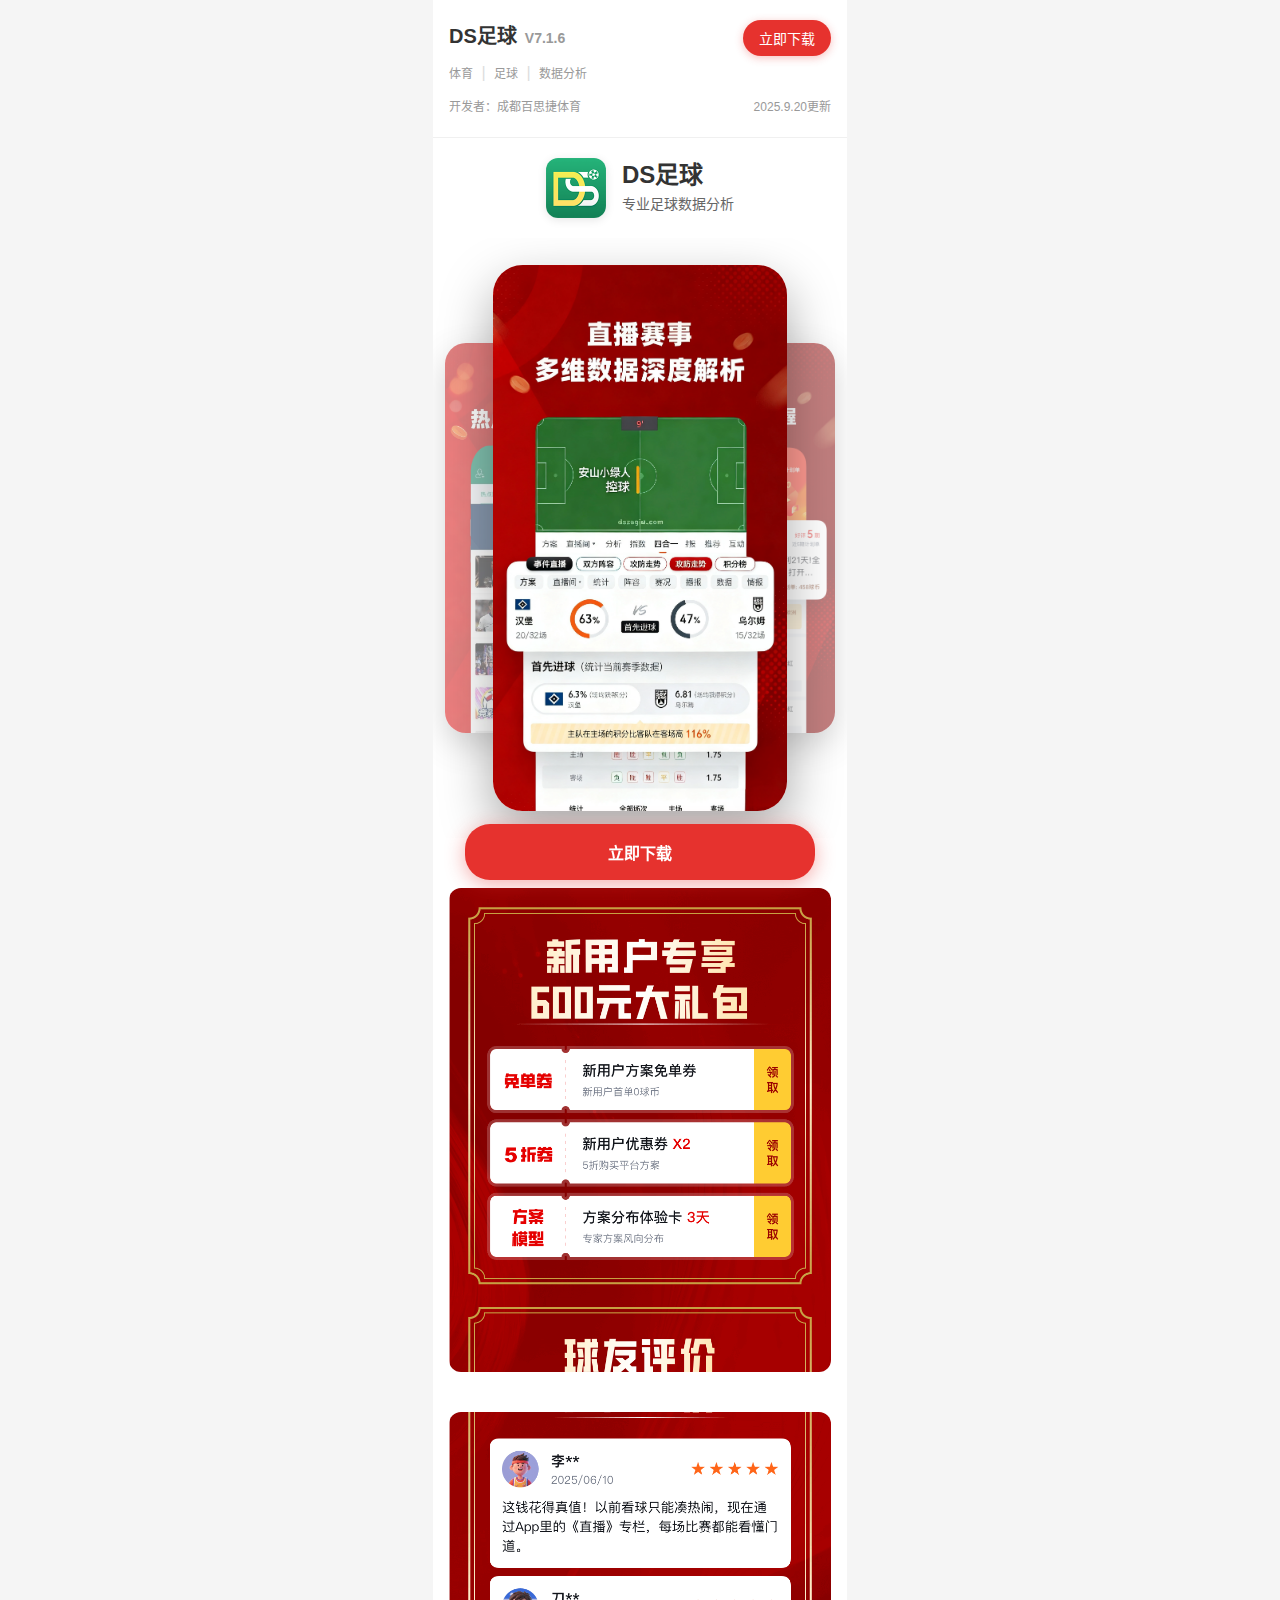
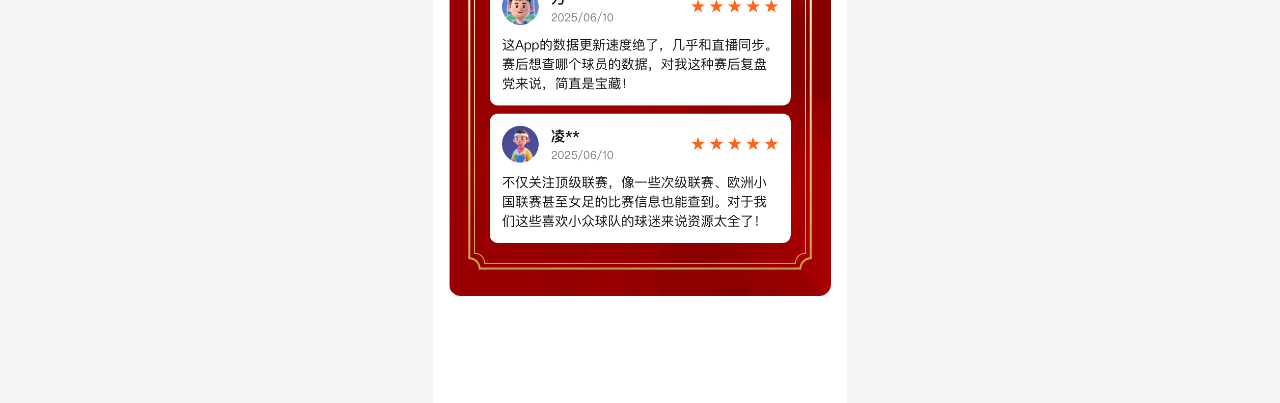
<file: sites/ds-football/index.html>
<!DOCTYPE html>
<html lang="zh-CN">
<head>
    <meta charset="UTF-8">
    <meta name="viewport" content="width=device-width, initial-scale=1.0">
    <title>DS足球</title>
    <link rel="stylesheet" href="style.css">
    <style>
    </style>
</head>
<body>

    <div class="app-container">
        <!-- 应用信息头部 -->
        <div class="app-header">
            <div class="app-info">
                <div class="app-name-section">
                    <h1 class="app-name">DS足球<span class="app-version">V7.1.6</span></h1>
                    <div class="app-tags">
                        <span class="tag">体育</span>
                        <span class="tag-divider">|</span>
                        <span class="tag">足球</span>
                        <span class="tag-divider">|</span>
                        <span class="tag">数据分析</span>
                    </div>
                </div>
                <button class="download-btn-header" onclick="showDownloadModal()">立即下载</button>
            </div>
            <div class="developer-info">
                <span class="developer">开发者：成都百思捷体育</span>
                <span class="update-date">2025.9.20更新</span>
            </div>
        </div>

        <!-- 应用图标区域 -->
        <div class="app-icon-section">
            <div class="app-logo-container">
                <img src="images/app-icon.png" alt="DS足球图标" class="app-icon">
                <div class="app-description">
                    <h2 class="app-title">DS足球</h2>
                    <p class="app-subtitle">专业足球数据分析</p>
                </div>
            </div>
        </div>

        <!-- 截图轮播区域 -->
        <div class="screenshots-section">
            <div class="carousel-container">
                <div class="carousel-wrapper">
                    <div class="carousel-slide active">
                        <img src="images/screenshot1.png" alt="DS足球截图1">
                    </div>
                    <div class="carousel-slide next">
                        <img src="images/screenshot2.png" alt="DS足球截图2">
                    </div>
                    <div class="carousel-slide">
                        <img src="images/screenshot3.png" alt="DS足球截图3">
                    </div>
                </div>
                <div class="carousel-dots">
                    <span class="dot active" onclick="goToSlide(0)"></span>
                    <span class="dot" onclick="goToSlide(1)"></span>
                    <span class="dot" onclick="goToSlide(2)"></span>
                </div>
            </div>
        </div>

        <!-- 下载区域 -->
        <div class="download-section">
            <div class="download-banner">
                <img src="images/download-banner.png" alt="下载横幅" class="download-banner-img">
                <div class="download-area" onclick="showQRModal()"></div>
            </div>
        </div>

        <!-- 底部区域 -->
        <div class="bottom-section">
            <img src="images/bottom-banner.png" alt="底部横幅" class="bottom-banner">
        </div>

        <!-- 底部固定下载按钮 -->
        <button class="fixed-download-btn" onclick="showDownloadModal()">立即下载</button>
    </div>

    <!-- 下载弹窗 -->
    <div class="modal-overlay" id="downloadModal">
        <div class="modal-content">
            <div class="modal-header">
                <h3>下载应用</h3>
                <span class="close-btn" onclick="closeDownloadModal()">&times;</span>
            </div>
            <div class="modal-body">
                <div class="app-info-modal">
                    <img src="images/app-icon.png" alt="DS足球图标" class="modal-app-icon">
                    <div class="modal-app-details">
                        <div class="modal-app-name">DS足球</div>
                        <div class="modal-app-version">版本7.1.6；更新于2025.9.20</div>
                        <div class="modal-developer">成都百思捷体育</div>
                        <div class="modal-tags">
                            <span>体育</span>
                            <span>足球</span>
                            <span>数据分析</span>
                        </div>
                    </div>
                </div>
                <button class="modal-download-btn" onclick="downloadApp()">立即下载</button>
            </div>
        </div>
    </div>

    <!-- 二维码弹窗 -->
    <div class="qr-modal-overlay" id="qrModal">
        <div class="qr-modal-content">
            <div class="qr-modal-header">
                <h3>扫码下载</h3>
                <span class="close-btn" onclick="closeQRModal()">&times;</span>
            </div>
            <div class="qr-modal-body">
                <div class="qr-code">
                    <img src="images/qr-code.png" alt="下载二维码">
                </div>
                <div class="qr-tip">
                    使用手机扫描二维码<br>
                    即可快速下载DS足球应用
                </div>
            </div>
        </div>
    </div>

    <script src="script.js"></script>
</body>
</html>
</file>
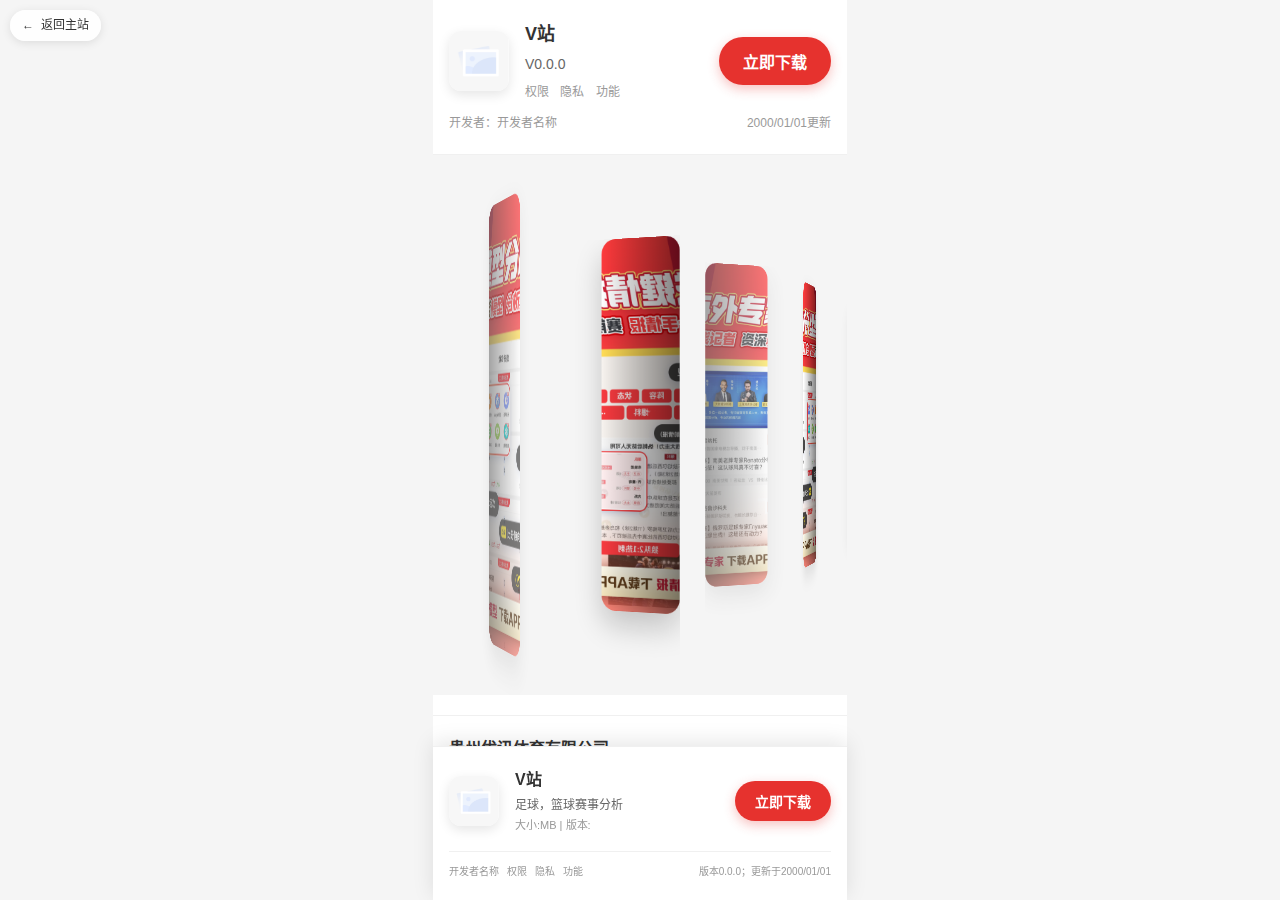
<file: sites/v-site/index.html>
<!DOCTYPE html>
<html lang="zh-CN">
<head>
    <meta charset="UTF-8">
    <meta name="viewport" content="width=device-width, initial-scale=1.0">
    <title>V站 - 足球，篮球赛事分析</title>
    <!-- Swiper CSS -->
    <link rel="stylesheet" href="https://cdn.jsdelivr.net/npm/swiper@8/swiper-bundle.min.css">
    <style>
        * {
            margin: 0;
            padding: 0;
            box-sizing: border-box;
        }

        body {
            font-family: -apple-system, BlinkMacSystemFont, 'Segoe UI', Roboto, sans-serif;
            background-color: #f5f5f5;
            color: #333;
            line-height: 1.6;
            overflow-x: hidden;
        }

        /* 返回主站导航 */
        .back-to-main {
            position: fixed;
            top: 10px;
            left: 10px;
            background: rgba(255, 255, 255, 0.9);
            color: #333;
            padding: 6px 12px;
            border-radius: 20px;
            text-decoration: none;
            font-size: 12px;
            font-weight: 500;
            box-shadow: 0 2px 10px rgba(0, 0, 0, 0.1);
            transition: all 0.3s ease;
            z-index: 1002;
            backdrop-filter: blur(10px);
        }

        .back-to-main:hover {
            background: rgba(255, 255, 255, 1);
            transform: translateY(-2px);
            box-shadow: 0 4px 15px rgba(0, 0, 0, 0.2);
        }

        .back-to-main::before {
            content: "← ";
            margin-right: 4px;
        }

        .container {
            max-width: 414px;
            margin: 0 auto;
            background-color: #fff;
            min-height: 100vh;
            position: relative;
        }

        /* 顶部应用信息区域 */
        .app-header {
            background: #fff;
            padding: 20px 16px;
            border-bottom: 1px solid #f0f0f0;
            position: relative;
        }

        .app-info {
            display: flex;
            align-items: center;
            gap: 16px;
            margin-bottom: 12px;
        }

        .app-icon {
            width: 60px;
            height: 60px;
            border-radius: 12px;
            flex-shrink: 0;
            box-shadow: 0 4px 12px rgba(0, 0, 0, 0.1);
        }

        .app-details {
            flex: 1;
        }

        .app-name {
            font-size: 18px;
            font-weight: 700;
            color: #333;
            margin-bottom: 4px;
        }

        .app-version {
            font-size: 14px;
            color: #666;
            margin-bottom: 8px;
        }

        .app-tags {
            font-size: 12px;
            color: #999;
        }

        .app-tags span {
            margin-right: 8px;
        }

        .download-btn-header {
            background: #e6322e;
            color: white;
            border: none;
            padding: 12px 24px;
            border-radius: 25px;
            font-size: 16px;
            font-weight: 600;
            cursor: pointer;
            transition: all 0.3s ease;
            box-shadow: 0 4px 12px rgba(230, 50, 46, 0.3);
            white-space: nowrap;
        }

        .download-btn-header:hover {
            background: #c40704;
            transform: translateY(-2px);
            box-shadow: 0 6px 16px rgba(230, 50, 46, 0.4);
        }

        .developer-info {
            display: flex;
            justify-content: space-between;
            align-items: center;
            font-size: 12px;
            color: #999;
            margin-top: 12px;
        }

        /* 轮播图区域 */
        .carousel-section {
            position: relative;
            height: 60vh;
            overflow: hidden;
            background: #f5f5f5;
            display: flex;
            align-items: center;
            justify-content: center;
        }

        .swiper-container {
            width: 100%;
            height: 100%;
            padding: 20px 0;
        }

        .swiper-slide {
            background-position: center;
            background-size: cover;
            width: 300px;
            height: 500px;
            border-radius: 20px;
            overflow: hidden;
            box-shadow: 0 15px 35px rgba(0, 0, 0, 0.1);
            transition: all 0.3s ease;
        }

        .swiper-slide-active {
            transform: scale(1.05);
            box-shadow: 0 20px 40px rgba(0, 0, 0, 0.2);
        }

        .swiper-slide-next,
        .swiper-slide-prev {
            opacity: 0.7;
        }

        .carousel-slide img {
            width: 100%;
            height: 100%;
            object-fit: cover;
            object-position: center;
        }



        /* 轮播图加载动画 */
        .swiper-slide img {
            width: 100%;
            height: 100%;
            object-fit: cover;
            object-position: center;
        }

        /* 底部下载区域 */
        .bottom-download {
            position: fixed;
            bottom: 0;
            left: 50%;
            transform: translateX(-50%);
            width: 100%;
            max-width: 414px;
            background: #fff;
            border-top: 1px solid #f0f0f0;
            padding: 20px 16px;
            z-index: 1000;
            box-shadow: 0 -4px 20px rgba(0, 0, 0, 0.1);
        }

        .download-card {
            display: flex;
            align-items: center;
            gap: 16px;
            margin-bottom: 16px;
        }

        .download-icon {
            width: 50px;
            height: 50px;
            border-radius: 12px;
            flex-shrink: 0;
            box-shadow: 0 4px 12px rgba(0, 0, 0, 0.1);
        }

        .download-info {
            flex: 1;
        }

        .download-title {
            font-size: 16px;
            font-weight: 700;
            color: #333;
            margin-bottom: 4px;
        }

        .download-slogan {
            font-size: 12px;
            color: #666;
            margin-bottom: 4px;
            line-height: 1.4;
        }

        .download-meta {
            font-size: 11px;
            color: #999;
        }

        .download-btn {
            background: #e6322e;
            color: white;
            border: none;
            padding: 10px 20px;
            border-radius: 20px;
            font-size: 14px;
            font-weight: 600;
            cursor: pointer;
            transition: all 0.3s ease;
            box-shadow: 0 4px 12px rgba(230, 50, 46, 0.3);
            white-space: nowrap;
        }

        .download-btn:hover {
            background: #c40704;
            transform: translateY(-2px);
            box-shadow: 0 6px 16px rgba(230, 50, 46, 0.4);
        }

        .download-footer {
            display: flex;
            justify-content: space-between;
            align-items: center;
            font-size: 10px;
            color: #999;
            margin-top: 12px;
            padding-top: 12px;
            border-top: 1px solid #f0f0f0;
        }

        .developer-info-footer {
            display: flex;
            align-items: center;
            gap: 8px;
        }

        .version-info-footer {
            display: flex;
            align-items: center;
            gap: 8px;
        }

        /* 公司信息区域 */
        .company-info {
            background: #fff;
            padding: 20px 16px;
            margin-top: 20px;
            border-top: 1px solid #f0f0f0;
        }

        .company-name {
            font-size: 16px;
            font-weight: 600;
            color: #333;
            margin-bottom: 12px;
        }

        .guarantee-info {
            font-size: 14px;
            color: #666;
            margin-bottom: 12px;
        }

        .guarantee-links {
            display: flex;
            gap: 16px;
            font-size: 12px;
            color: #999;
        }

        .guarantee-links a {
            color: #e6322e;
            text-decoration: none;
        }

        /* 弹窗样式 */
        .modal-overlay {
            position: fixed;
            top: 0;
            left: 0;
            width: 100%;
            height: 100%;
            background: rgba(0, 0, 0, 0.5);
            display: none;
            justify-content: center;
            align-items: center;
            z-index: 2000;
        }

        .modal-overlay.show {
            display: flex;
        }

        .modal-content {
            background: white;
            border-radius: 12px;
            width: 90%;
            max-width: 320px;
            max-height: 80vh;
            overflow-y: auto;
            animation: modalSlideIn 0.3s ease;
        }

        @keyframes modalSlideIn {
            from {
                opacity: 0;
                transform: scale(0.9) translateY(-20px);
            }
            to {
                opacity: 1;
                transform: scale(1) translateY(0);
            }
        }

        .modal-header {
            display: flex;
            justify-content: space-between;
            align-items: center;
            padding: 20px 20px 0;
        }

        .modal-header h3 {
            font-size: 18px;
            font-weight: 600;
            color: #333;
        }

        .close-btn {
            font-size: 24px;
            color: #999;
            cursor: pointer;
            line-height: 1;
        }

        .close-btn:hover {
            color: #666;
        }

        .modal-body {
            padding: 20px;
        }

        .app-info-modal {
            display: flex;
            align-items: center;
            margin-bottom: 20px;
        }

        .modal-app-icon {
            width: 60px;
            height: 60px;
            border-radius: 12px;
            margin-right: 15px;
        }

        .modal-app-details {
            flex: 1;
        }

        .modal-app-name {
            font-size: 16px;
            font-weight: 600;
            color: #333;
            margin-bottom: 4px;
        }

        .modal-app-version {
            font-size: 12px;
            color: #999;
            margin-bottom: 4px;
        }

        .modal-developer {
            font-size: 14px;
            color: #666;
            margin-bottom: 4px;
        }

        .modal-tags {
            font-size: 12px;
            color: #999;
        }

        .modal-tags span {
            margin-right: 4px;
        }

        .modal-download-btn {
            width: 100%;
            background: #e6322e;
            color: white;
            border: none;
            padding: 14px;
            border-radius: 25px;
            font-size: 16px;
            font-weight: 600;
            cursor: pointer;
            transition: all 0.3s ease;
        }

        .modal-download-btn:hover {
            background: #c40704;
        }

        /* 二维码弹窗 */
        .qr-modal-overlay {
            position: fixed;
            top: 0;
            left: 0;
            width: 100%;
            height: 100%;
            background: rgba(0, 0, 0, 0.7);
            display: none;
            justify-content: center;
            align-items: center;
            z-index: 2000;
        }

        .qr-modal-overlay.show {
            display: flex;
        }

        .qr-modal-content {
            background: white;
            border-radius: 12px;
            width: 90%;
            max-width: 300px;
            text-align: center;
            animation: modalSlideIn 0.3s ease;
        }

        .qr-modal-header {
            display: flex;
            justify-content: space-between;
            align-items: center;
            padding: 20px 20px 0;
        }

        .qr-modal-header h3 {
            font-size: 18px;
            font-weight: 600;
            color: #333;
        }

        .qr-modal-body {
            padding: 20px;
        }

        .qr-code {
            margin-bottom: 15px;
        }

        .qr-code img {
            width: 150px;
            height: 150px;
            border-radius: 8px;
        }

        .qr-tip {
            font-size: 14px;
            color: #666;
            line-height: 1.5;
        }

        /* 响应式设计 */
        @media (max-width: 375px) {
            .container {
                max-width: 100%;
            }
            
            .back-to-main {
                top: 8px;
                left: 8px;
                padding: 4px 8px;
                font-size: 11px;
            }
            
            .app-header {
                padding: 16px 12px;
            }
            
            .bottom-download {
                padding: 16px 12px;
            }
            
            .download-card {
                gap: 12px;
            }
            
            .download-icon {
                width: 45px;
                height: 45px;
            }
            
            .download-title {
                font-size: 15px;
            }
            
            .download-slogan {
                font-size: 11px;
            }
            
            .download-btn {
                padding: 8px 16px;
                font-size: 13px;
            }
            
            .download-footer {
                flex-direction: column;
                gap: 6px;
                text-align: center;
            }
        }
    </style>
</head>
<body>
    <!-- 返回主站导航 -->
    <a href="../../index.html" class="back-to-main">返回主站</a>

    <div class="container">
        <!-- 顶部应用信息区域 -->
        <div class="app-header">
            <div class="app-info">
                <img src="images/app-icon.png" alt="V站图标" class="app-icon">
                <div class="app-details">
                    <div class="app-name">V站</div>
                    <div class="app-version">V0.0.0</div>
                    <div class="app-tags">
                        <span>权限</span>
                        <span>隐私</span>
                        <span>功能</span>
                    </div>
                </div>
                <button class="download-btn-header" onclick="showDownloadModal()">立即下载</button>
            </div>
            <div class="developer-info">
                <span>开发者：开发者名称</span>
                <span>2000/01/01更新</span>
            </div>
        </div>

        <!-- 轮播图区域 -->
        <div class="carousel-section">
            <div class="swiper-container swiper-container-coverflow swiper-container-3d">
                <div class="swiper-wrapper">
                    <div class="swiper-slide">
                        <img src="images/screenshot1.png" alt="V站截图1">
                    </div>
                    <div class="swiper-slide">
                        <img src="images/screenshot2.png" alt="V站截图2">
                    </div>
                    <div class="swiper-slide">
                        <img src="images/screenshot3.png" alt="V站截图3">
                    </div>
                </div>
            </div>
        </div>

        <!-- 公司信息区域 -->
        <div class="company-info">
            <div class="company-name">贵州优讯体育有限公司</div>
            <div class="guarantee-info">
                登录享网民权益保障，如遇欺诈等可<a href="#">申请保障</a>
            </div>
            <div class="guarantee-links">
                <span>协助维权</span>
                <span>虚假赔偿</span>
                <span>欺诈赔偿</span>
            </div>
        </div>

        <!-- 底部下载区域 -->
        <div class="bottom-download">
            <div class="download-card">
                <img src="images/app-icon.png" alt="V站图标" class="download-icon">
                <div class="download-info">
                    <div class="download-title">V站</div>
                    <div class="download-slogan">足球，篮球赛事分析</div>
                    <div class="download-meta">大小:MB | 版本:</div>
                </div>
                <button class="download-btn" onclick="showDownloadModal()">立即下载</button>
            </div>
            <div class="download-footer">
                <div class="developer-info-footer">
                    <span>开发者名称</span>
                    <span>权限</span>
                    <span>隐私</span>
                    <span>功能</span>
                </div>
                <div class="version-info-footer">
                    <span>版本0.0.0；更新于2000/01/01</span>
                </div>
            </div>
        </div>
    </div>

    <!-- 下载弹窗 -->
    <div class="modal-overlay" id="downloadModal">
        <div class="modal-content">
            <div class="modal-header">
                <h3>下载应用</h3>
                <span class="close-btn" onclick="closeDownloadModal()">&times;</span>
            </div>
            <div class="modal-body">
                <div class="app-info-modal">
                    <img src="images/app-icon.png" alt="V站图标" class="modal-app-icon">
                    <div class="modal-app-details">
                        <div class="modal-app-name">V站</div>
                        <div class="modal-app-version">版本0.0.0；更新于2000/01/01</div>
                        <div class="modal-developer">开发者名称</div>
                        <div class="modal-tags">
                            <span>权限</span>
                            <span>隐私</span>
                            <span>功能</span>
                        </div>
                    </div>
                </div>
                <button class="modal-download-btn" onclick="downloadApp()">立即下载</button>
            </div>
        </div>
    </div>

    <!-- 二维码弹窗 -->
    <div class="qr-modal-overlay" id="qrModal">
        <div class="qr-modal-content">
            <div class="qr-modal-header">
                <h3>扫码下载</h3>
                <span class="close-btn" onclick="closeQRModal()">&times;</span>
            </div>
            <div class="qr-modal-body">
                <div class="qr-code">
                    <img src="images/qr-code.png" alt="下载二维码">
                </div>
                <div class="qr-tip">
                    请扫码下载安装包<br>
                    请用手机扫描二维码后在手机浏览器中打开该页面后再下载应用安装包
                </div>
            </div>
        </div>
    </div>

    <!-- Swiper JS -->
    <script src="https://cdn.jsdelivr.net/npm/swiper@8/swiper-bundle.min.js"></script>
    <script>
        // 初始化Swiper
        const swiper = new Swiper('.swiper-container', {
            effect: 'coverflow',
            grabCursor: true,
            centeredSlides: true,
            slidesPerView: 'auto',
            coverflowEffect: {
                rotate: 50,
                stretch: 0,
                depth: 100,
                modifier: 1,
                slideShadows: true,
            },
            loop: true,
            autoplay: {
                delay: 3000,
                disableOnInteraction: false,
            },
            pagination: {
                el: '.swiper-pagination',
                clickable: true,
            },
            navigation: {
                nextEl: '.swiper-button-next',
                prevEl: '.swiper-button-prev',
            },
            breakpoints: {
                320: {
                    slidesPerView: 1,
                    spaceBetween: 20
                },
                768: {
                    slidesPerView: 2,
                    spaceBetween: 30
                },
                1024: {
                    slidesPerView: 3,
                    spaceBetween: 40
                }
            }
        });

        // 弹窗功能
        function showDownloadModal() {
            document.getElementById('downloadModal').classList.add('show');
        }

        function closeDownloadModal() {
            document.getElementById('downloadModal').classList.remove('show');
        }

        function showQRModal() {
            document.getElementById('qrModal').classList.add('show');
        }

        function closeQRModal() {
            document.getElementById('qrModal').classList.remove('show');
        }

        function downloadApp() {
            // 检测设备类型
            const isMobile = /Android|webOS|iPhone|iPad|iPod|BlackBerry|IEMobile|Opera Mini/i.test(navigator.userAgent);
            
            if (isMobile) {
                showQRModal();
            } else {
                alert('无法下载：未添加安卓应用包');
            }
        }

        // 点击弹窗外部关闭
        document.getElementById('downloadModal').addEventListener('click', function(e) {
            if (e.target === this) {
                closeDownloadModal();
            }
        });

        document.getElementById('qrModal').addEventListener('click', function(e) {
            if (e.target === this) {
                closeQRModal();
            }
        });

        // 初始化
        showSlide(0);
    </script>
</body>
</html>
</file>
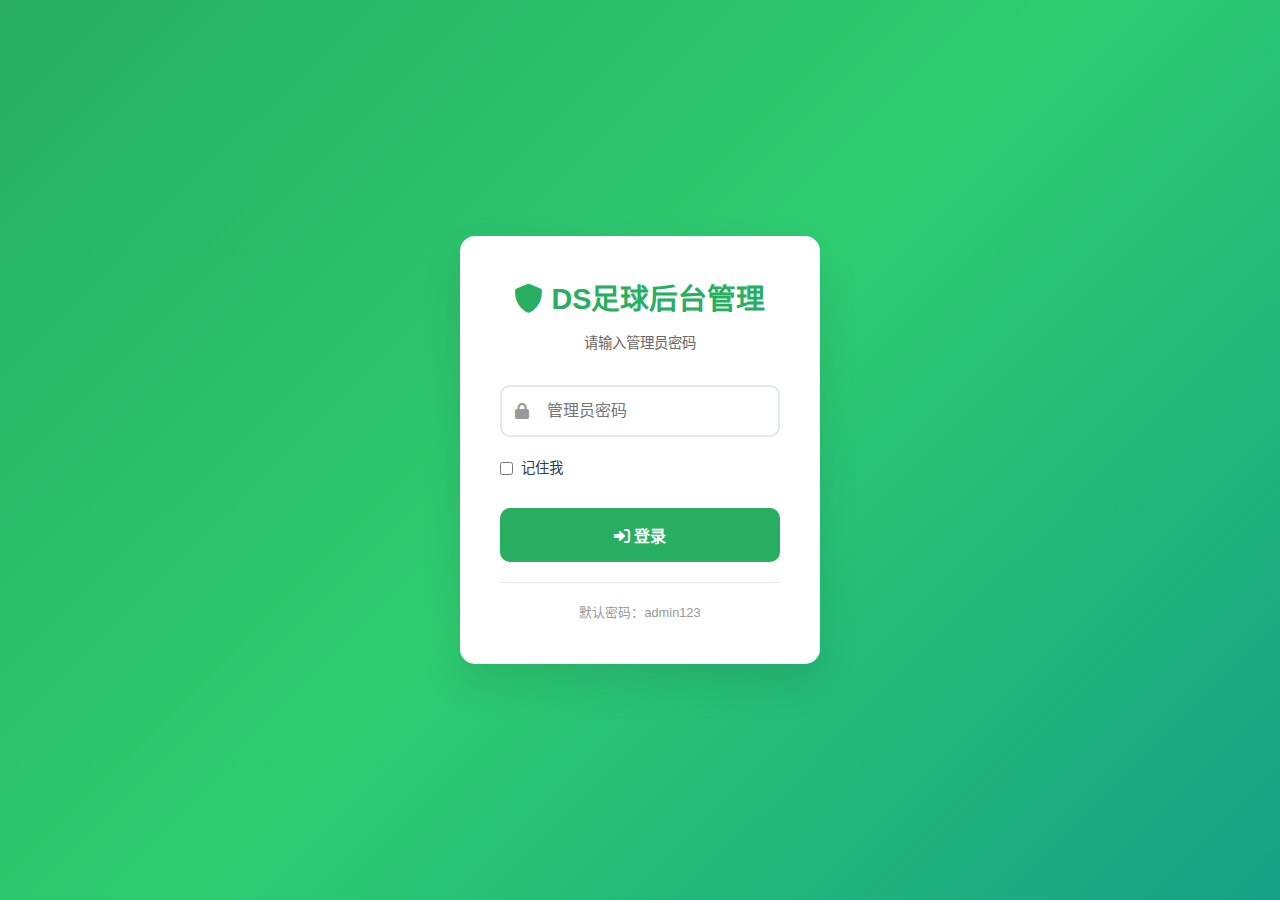
<file: sites/ds-football-v3/admin.html>
<!DOCTYPE html>
<html lang="zh-CN">
<head>
    <meta charset="UTF-8">
    <meta name="viewport" content="width=device-width, initial-scale=1.0">
    <title>DS足球后台管理</title>
    <link rel="stylesheet" href="css/admin.css">
    <link href="https://cdnjs.cloudflare.com/ajax/libs/font-awesome/6.0.0/css/all.min.css" rel="stylesheet">
</head>
<body>
    <!-- 登录界面 -->
    <div id="loginScreen" class="login-screen">
        <div class="login-container">
            <div class="login-box">
                <div class="login-header">
                    <h2><i class="fas fa-shield-alt"></i> DS足球后台管理</h2>
                    <p>请输入管理员密码</p>
                </div>
                <form id="loginForm" class="login-form">
                    <div class="form-group">
                        <i class="fas fa-lock"></i>
                        <input type="password" id="adminPassword" placeholder="管理员密码" required>
                    </div>
                    <div class="form-group">
                        <label class="checkbox-label">
                            <input type="checkbox" id="rememberMe">
                            <span class="checkmark"></span>
                            记住我
                        </label>
                    </div>
                    <button type="submit" class="login-btn">
                        <i class="fas fa-sign-in-alt"></i>
                        登录
                    </button>
                </form>
                <div class="login-footer">
                    <p>默认密码：admin123</p>
                </div>
            </div>
        </div>
    </div>

    <!-- 主界面 -->
    <div id="mainScreen" class="main-screen" style="display: none;">
        <div class="admin-container">
            <!-- 侧边栏 -->
            <aside class="sidebar">
                <div class="sidebar-header">
                    <h3><i class="fas fa-cog"></i> 后台管理</h3>
                </div>
                <nav class="sidebar-nav">
                    <a href="#dashboard" class="nav-item active" data-tab="dashboard">
                        <i class="fas fa-tachometer-alt"></i>
                        仪表盘
                    </a>
                    <a href="#content" class="nav-item" data-tab="content">
                        <i class="fas fa-edit"></i>
                        内容管理
                    </a>
                    <a href="#images" class="nav-item" data-tab="images">
                        <i class="fas fa-images"></i>
                        图片管理
                    </a>
                    <a href="#downloads" class="nav-item" data-tab="downloads">
                        <i class="fas fa-download"></i>
                        下载管理
                    </a>
                    <a href="#settings" class="nav-item" data-tab="settings">
                        <i class="fas fa-cogs"></i>
                        系统设置
                    </a>
                </nav>
                <div class="sidebar-footer">
                    <button id="logoutBtn" class="logout-btn">
                        <i class="fas fa-sign-out-alt"></i>
                        退出登录
                    </button>
                </div>
            </aside>

            <!-- 主内容区 -->
            <main class="main-content">
                <!-- 仪表盘 -->
                <div id="dashboard" class="content-tab active">
                    <div class="tab-header">
                        <h2><i class="fas fa-tachometer-alt"></i> 仪表盘</h2>
                    </div>
                    <div class="dashboard-stats">
                        <div class="stat-card">
                            <div class="stat-icon">
                                <i class="fas fa-eye"></i>
                            </div>
                            <div class="stat-info">
                                <h3>今日访问</h3>
                                <p class="stat-number">2,847</p>
                            </div>
                        </div>
                        <div class="stat-card">
                            <div class="stat-icon">
                                <i class="fas fa-download"></i>
                            </div>
                            <div class="stat-info">
                                <h3>今日下载</h3>
                                <p class="stat-number">1,234</p>
                            </div>
                        </div>
                        <div class="stat-card">
                            <div class="stat-icon">
                                <i class="fas fa-users"></i>
                            </div>
                            <div class="stat-info">
                                <h3>总用户数</h3>
                                <p class="stat-number">500万+</p>
                            </div>
                        </div>
                        <div class="stat-card">
                            <div class="stat-icon">
                                <i class="fas fa-star"></i>
                            </div>
                            <div class="stat-info">
                                <h3>用户评分</h3>
                                <p class="stat-number">4.9</p>
                            </div>
                        </div>
                    </div>
                </div>

                <!-- 内容管理 -->
                <div id="content" class="content-tab">
                    <div class="tab-header">
                        <h2><i class="fas fa-edit"></i> 内容管理</h2>
                        <button class="save-btn" onclick="saveContent()">
                            <i class="fas fa-save"></i> 保存所有更改
                        </button>
                    </div>
                    
                    <!-- 首页内容 -->
                    <div class="content-section">
                        <h3><i class="fas fa-home"></i> 首页内容</h3>
                        <div class="form-grid">
                            <div class="form-group">
                                <label>主标题</label>
                                <input type="text" id="heroTitle" value="DS足球" placeholder="主标题">
                            </div>
                            <div class="form-group">
                                <label>副标题</label>
                                <input type="text" id="heroSubtitle" value="足球比分直播与数据分析平台，随时随地享受全球足球盛宴" placeholder="副标题">
                            </div>
                            <div class="form-group full-width">
                                <label>高亮内容</label>
                                <textarea id="heroHighlight" rows="3" placeholder="高亮内容">拥有全球207个国家或地区、2688个联赛、52824支球队的详细数据供您查询</textarea>
                            </div>
                        </div>
                    </div>

                    <!-- 统计数据 -->
                    <div class="content-section">
                        <h3><i class="fas fa-chart-bar"></i> 统计数据</h3>
                        <div class="form-grid">
                            <div class="form-group">
                                <label>用户下载数</label>
                                <input type="text" id="downloadCount" value="500万+" placeholder="用户下载数">
                            </div>
                            <div class="form-group">
                                <label>用户评分</label>
                                <input type="text" id="userRating" value="4.9" placeholder="用户评分">
                            </div>
                            <div class="form-group">
                                <label>好评率</label>
                                <input type="text" id="goodRate" value="99.9%" placeholder="好评率">
                            </div>
                        </div>
                    </div>

                    <!-- 功能特色 -->
                    <div class="content-section">
                        <h3><i class="fas fa-star"></i> 功能特色</h3>
                        <div class="features-editor">
                            <div class="feature-item">
                                <div class="feature-header">
                                    <h4>功能1</h4>
                                    <button class="remove-btn" onclick="removeFeature(this)"><i class="fas fa-trash"></i></button>
                                </div>
                                <div class="form-grid">
                                    <div class="form-group">
                                        <label>标题</label>
                                        <input type="text" class="feature-title" value="实时比分" placeholder="功能标题">
                                    </div>
                                    <div class="form-group">
                                        <label>描述</label>
                                        <textarea class="feature-desc" rows="2" placeholder="功能描述">全球足球赛事实时比分直播，数据更新及时准确</textarea>
                                    </div>
                                </div>
                            </div>
                            <button class="add-btn" onclick="addFeature()">
                                <i class="fas fa-plus"></i> 添加功能
                            </button>
                        </div>
                    </div>

                    <!-- 底部信息 -->
                    <div class="content-section">
                        <h3><i class="fas fa-info-circle"></i> 底部信息</h3>
                        <div class="form-grid">
                            <div class="form-group">
                                <label>客服邮箱</label>
                                <input type="email" id="supportEmail" value="support@dszuqiu.com" placeholder="客服邮箱">
                            </div>
                            <div class="form-group">
                                <label>客服电话</label>
                                <input type="text" id="supportPhone" value="400-999-8888" placeholder="客服电话">
                            </div>
                            <div class="form-group">
                                <label>微信客服</label>
                                <input type="text" id="supportWechat" value="dszuqiu_support" placeholder="微信客服">
                            </div>
                            <div class="form-group">
                                <label>版权信息</label>
                                <input type="text" id="copyright" value="© 2025 DSZUQIU.COM. All Rights Reserved. 蜀ICP备14008209号" placeholder="版权信息">
                            </div>
                        </div>
                    </div>
                </div>

                <!-- 图片管理 -->
                <div id="images" class="content-tab">
                    <div class="tab-header">
                        <h2><i class="fas fa-images"></i> 图片管理</h2>
                        <button class="save-btn" onclick="saveImages()">
                            <i class="fas fa-save"></i> 保存更改
                        </button>
                    </div>
                    
                    <div class="images-container">
                        <!-- 轮播图管理 -->
                        <div class="image-section">
                            <h3><i class="fas fa-film"></i> 首页轮播图</h3>
                            <div class="image-grid" id="carouselImages">
                                <div class="image-item">
                                    <div class="image-preview">
                                        <img src="images/app1.png" alt="轮播图1">
                                    </div>
                                    <div class="image-controls">
                                        <input type="file" accept="image/*" class="image-upload" id="screenshot1">
                                        <button class="upload-btn">更换图片</button>
                                        <input type="text" class="image-alt" value="APP界面1" placeholder="图片描述">
                                    </div>
                                </div>
                                <div class="image-item">
                                    <div class="image-preview">
                                        <img src="images/app2.png" alt="轮播图2">
                                    </div>
                                    <div class="image-controls">
                                        <input type="file" accept="image/*" class="image-upload" id="screenshot2">
                                        <button class="upload-btn">更换图片</button>
                                        <input type="text" class="image-alt" value="APP界面2" placeholder="图片描述">
                                    </div>
                                </div>
                                <div class="image-item">
                                    <div class="image-preview">
                                        <img src="images/app3.png" alt="轮播图3">
                                    </div>
                                    <div class="image-controls">
                                        <input type="file" accept="image/*" class="image-upload" id="screenshot3">
                                        <button class="upload-btn">更换图片</button>
                                        <input type="text" class="image-alt" value="APP界面3" placeholder="图片描述">
                                    </div>
                                </div>
                            </div>
                        </div>

                        <!-- 其他图片 -->
                        <div class="image-section">
                            <h3><i class="fas fa-qrcode"></i> 其他图片</h3>
                            <div class="image-grid">
                                <div class="image-item">
                                    <div class="image-preview">
                                        <img src="images/qr-code.png" alt="二维码">
                                    </div>
                                    <div class="image-controls">
                                        <input type="file" accept="image/*" class="image-upload" id="qrCode">
                                        <button class="upload-btn">更换二维码</button>
                                        <input type="text" class="image-alt" value="下载二维码" placeholder="图片描述">
                                    </div>
                                </div>
                                <div class="image-item">
                                    <div class="image-preview">
                                        <img src="images/logo.png" alt="Logo" onerror="this.style.display='none'; this.nextElementSibling.style.display='block';">
                                        <div class="no-image">暂无Logo</div>
                                    </div>
                                    <div class="image-controls">
                                        <input type="file" accept="image/*" class="image-upload" id="logo">
                                        <button class="upload-btn">上传Logo</button>
                                        <input type="text" class="image-alt" value="DS足球Logo" placeholder="图片描述">
                                    </div>
                                </div>
                            </div>
                        </div>
                    </div>
                </div>

                <!-- 下载管理 -->
                <div id="downloads" class="content-tab">
                    <div class="tab-header">
                        <h2><i class="fas fa-download"></i> 下载管理</h2>
                        <button class="save-btn" onclick="saveDownloads()">
                            <i class="fas fa-save"></i> 保存更改
                        </button>
                    </div>
                    
                    <div class="downloads-container">
                        <div class="form-grid">
                            <div class="form-group">
                                <label>iOS下载链接</label>
                                <input type="url" id="iosDownload" value="https://apps.apple.com/app/dszuqiu" placeholder="iOS下载链接">
                            </div>
                            <div class="form-group">
                                <label>Android下载链接</label>
                                <input type="url" id="androidDownload" value="https://play.google.com/store/apps/details?id=com.dszuqiu.app" placeholder="Android下载链接">
                            </div>
                            <div class="form-group">
                                <label>通用下载链接</label>
                                <input type="url" id="generalDownload" value="https://live.dszuqiu.com/download" placeholder="通用下载链接">
                            </div>
                        </div>
                    </div>
                </div>

                <!-- 系统设置 -->
                <div id="settings" class="content-tab">
                    <div class="tab-header">
                        <h2><i class="fas fa-cogs"></i> 系统设置</h2>
                        <button class="save-btn" onclick="saveSettings()">
                            <i class="fas fa-save"></i> 保存设置
                        </button>
                    </div>
                    
                    <div class="settings-container">
                        <div class="form-grid">
                            <div class="form-group">
                                <label>网站标题</label>
                                <input type="text" id="siteTitle" value="DS足球 - 足球比分直播与数据分析平台" placeholder="网站标题">
                            </div>
                            <div class="form-group">
                                <label>网站描述</label>
                                <textarea id="siteDescription" rows="3" placeholder="网站描述">DS足球是专业的足球比分直播与数据分析平台</textarea>
                            </div>
                            <div class="form-group">
                                <label>统计代码</label>
                                <textarea id="analyticsCode" rows="5" placeholder="Google Analytics或其他统计代码"></textarea>
                            </div>
                            <div class="form-group">
                                <label>客服代码</label>
                                <textarea id="customerServiceCode" rows="5" placeholder="在线客服代码"></textarea>
                            </div>
                        </div>
                    </div>
                </div>
            </main>
        </div>
    </div>

    <script src="js/admin.js"></script>
</body>
</html>
</file>
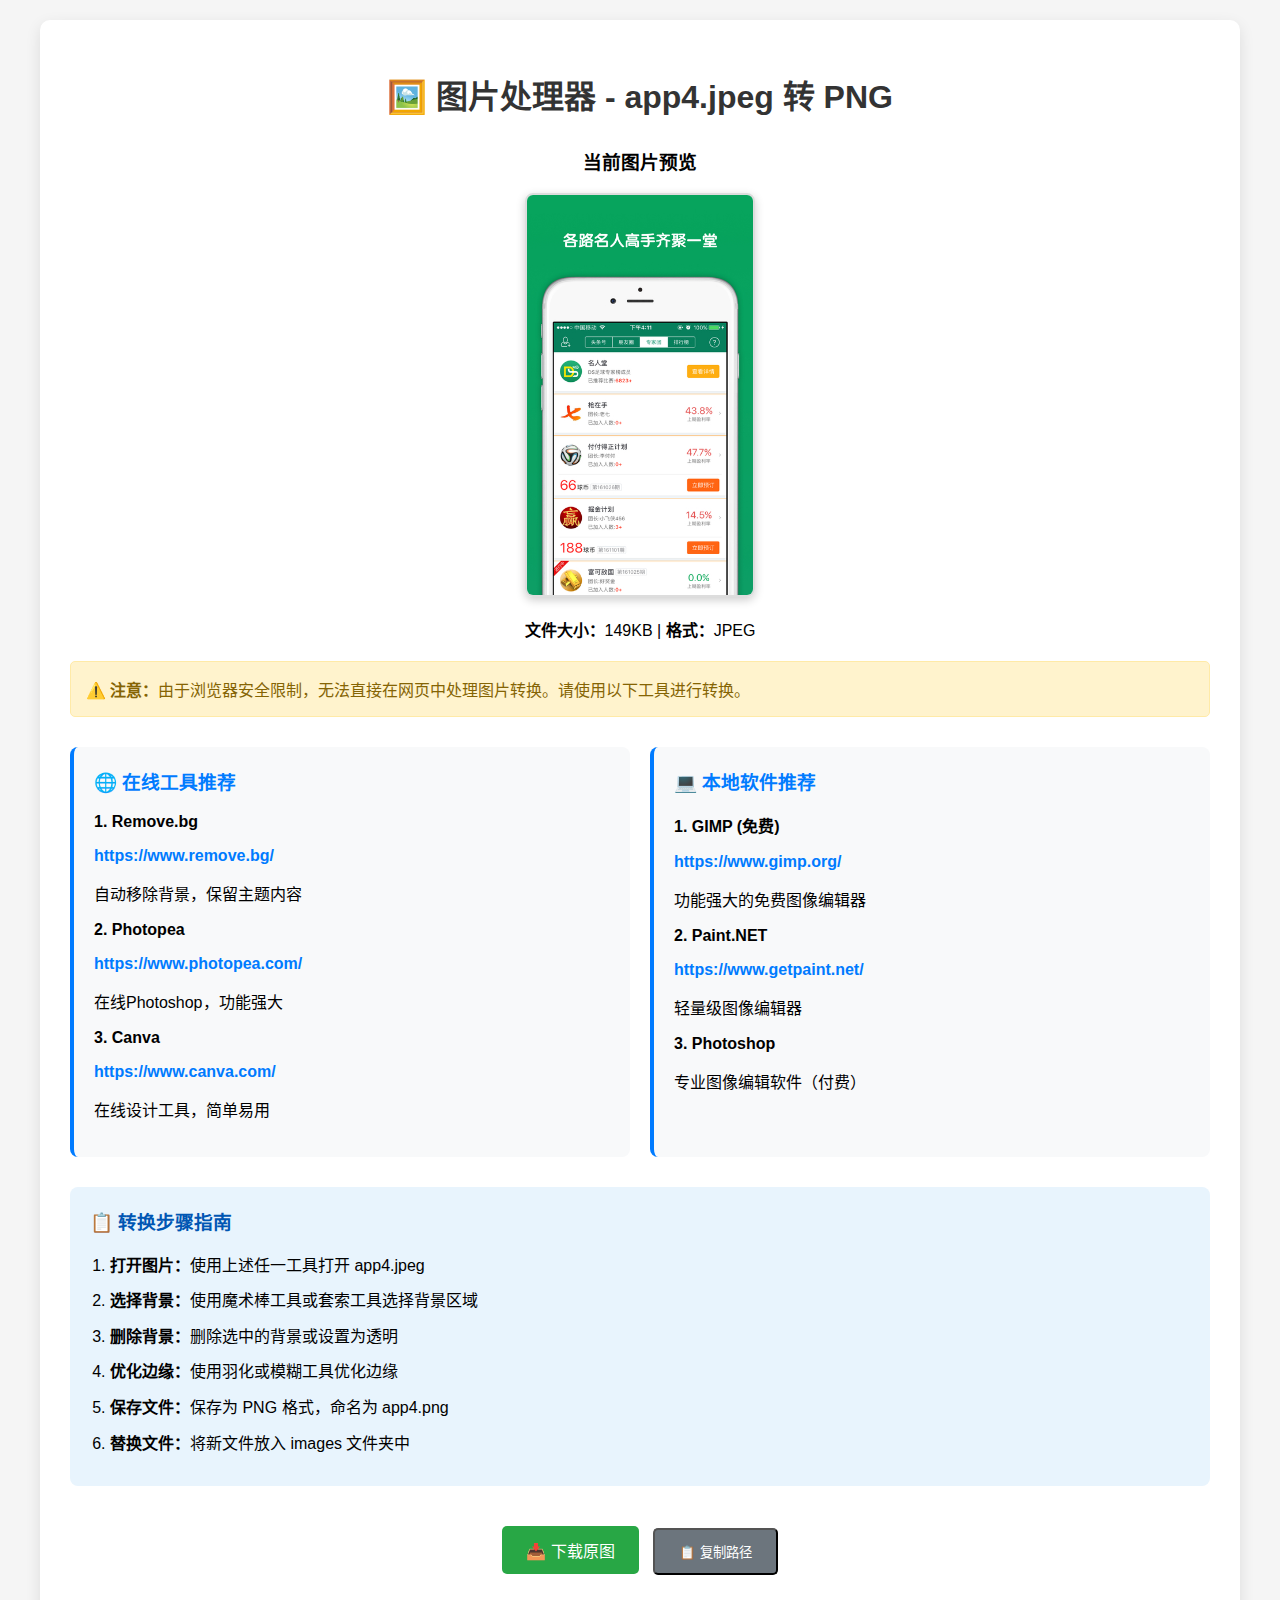
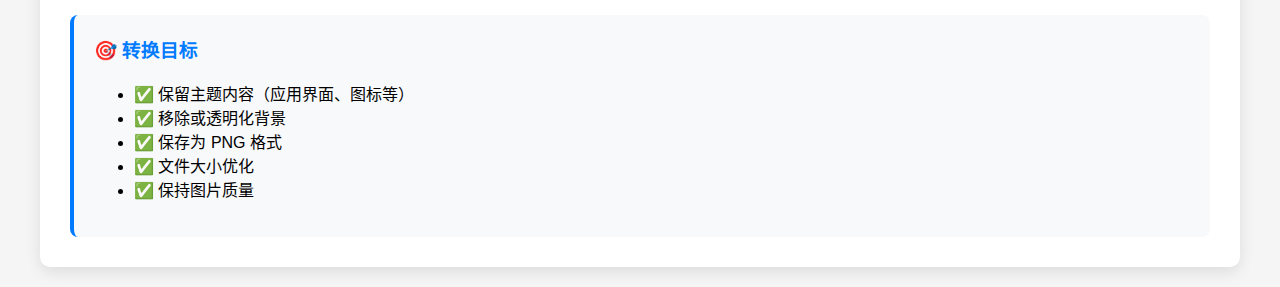
<file: sites/ds-football-v3/image-processor.html>
<!DOCTYPE html>
<html lang="zh-CN">
<head>
    <meta charset="UTF-8">
    <meta name="viewport" content="width=device-width, initial-scale=1.0">
    <title>图片处理器 - app4.jpeg 转 PNG</title>
    <style>
        body {
            font-family: 'Microsoft YaHei', Arial, sans-serif;
            max-width: 1200px;
            margin: 0 auto;
            padding: 20px;
            background: #f5f5f5;
        }
        .container {
            background: white;
            padding: 30px;
            border-radius: 10px;
            box-shadow: 0 5px 15px rgba(0,0,0,0.1);
        }
        h1 {
            color: #333;
            text-align: center;
            margin-bottom: 30px;
        }
        .image-preview {
            text-align: center;
            margin: 20px 0;
        }
        .image-preview img {
            max-width: 100%;
            max-height: 400px;
            border: 2px solid #ddd;
            border-radius: 8px;
            box-shadow: 0 3px 10px rgba(0,0,0,0.2);
        }
        .tools-section {
            display: grid;
            grid-template-columns: repeat(auto-fit, minmax(300px, 1fr));
            gap: 20px;
            margin: 30px 0;
        }
        .tool-card {
            background: #f8f9fa;
            padding: 20px;
            border-radius: 8px;
            border-left: 4px solid #007bff;
        }
        .tool-card h3 {
            color: #007bff;
            margin-top: 0;
        }
        .tool-card a {
            color: #007bff;
            text-decoration: none;
            font-weight: bold;
        }
        .tool-card a:hover {
            text-decoration: underline;
        }
        .steps {
            background: #e8f4fd;
            padding: 20px;
            border-radius: 8px;
            margin: 20px 0;
        }
        .steps h3 {
            color: #0056b3;
            margin-top: 0;
        }
        .steps ol {
            margin: 0;
            padding-left: 20px;
        }
        .steps li {
            margin: 10px 0;
            line-height: 1.6;
        }
        .download-btn {
            display: inline-block;
            background: #28a745;
            color: white;
            padding: 12px 24px;
            text-decoration: none;
            border-radius: 5px;
            margin: 10px 5px;
            transition: background 0.3s;
        }
        .download-btn:hover {
            background: #218838;
        }
        .warning {
            background: #fff3cd;
            border: 1px solid #ffeaa7;
            color: #856404;
            padding: 15px;
            border-radius: 5px;
            margin: 20px 0;
        }
    </style>
</head>
<body>
    <div class="container">
        <h1>🖼️ 图片处理器 - app4.jpeg 转 PNG</h1>
        
        <div class="image-preview">
            <h3>当前图片预览</h3>
            <img src="images/app4.jpeg" alt="app4.jpeg" id="previewImage">
            <p><strong>文件大小：</strong>149KB | <strong>格式：</strong>JPEG</p>
        </div>

        <div class="warning">
            <strong>⚠️ 注意：</strong>由于浏览器安全限制，无法直接在网页中处理图片转换。请使用以下工具进行转换。
        </div>

        <div class="tools-section">
            <div class="tool-card">
                <h3>🌐 在线工具推荐</h3>
                <p><strong>1. Remove.bg</strong></p>
                <a href="https://www.remove.bg/" target="_blank">https://www.remove.bg/</a>
                <p>自动移除背景，保留主题内容</p>
                
                <p><strong>2. Photopea</strong></p>
                <a href="https://www.photopea.com/" target="_blank">https://www.photopea.com/</a>
                <p>在线Photoshop，功能强大</p>
                
                <p><strong>3. Canva</strong></p>
                <a href="https://www.canva.com/" target="_blank">https://www.canva.com/</a>
                <p>在线设计工具，简单易用</p>
            </div>

            <div class="tool-card">
                <h3>💻 本地软件推荐</h3>
                <p><strong>1. GIMP (免费)</strong></p>
                <a href="https://www.gimp.org/" target="_blank">https://www.gimp.org/</a>
                <p>功能强大的免费图像编辑器</p>
                
                <p><strong>2. Paint.NET</strong></p>
                <a href="https://www.getpaint.net/" target="_blank">https://www.getpaint.net/</a>
                <p>轻量级图像编辑器</p>
                
                <p><strong>3. Photoshop</strong></p>
                <p>专业图像编辑软件（付费）</p>
            </div>
        </div>

        <div class="steps">
            <h3>📋 转换步骤指南</h3>
            <ol>
                <li><strong>打开图片：</strong>使用上述任一工具打开 app4.jpeg</li>
                <li><strong>选择背景：</strong>使用魔术棒工具或套索工具选择背景区域</li>
                <li><strong>删除背景：</strong>删除选中的背景或设置为透明</li>
                <li><strong>优化边缘：</strong>使用羽化或模糊工具优化边缘</li>
                <li><strong>保存文件：</strong>保存为 PNG 格式，命名为 app4.png</li>
                <li><strong>替换文件：</strong>将新文件放入 images 文件夹中</li>
            </ol>
        </div>

        <div style="text-align: center; margin: 30px 0;">
            <a href="images/app4.jpeg" download class="download-btn">📥 下载原图</a>
            <button onclick="copyPath()" class="download-btn" style="background: #6c757d;">📋 复制路径</button>
        </div>

        <div class="tool-card">
            <h3>🎯 转换目标</h3>
            <ul>
                <li>✅ 保留主题内容（应用界面、图标等）</li>
                <li>✅ 移除或透明化背景</li>
                <li>✅ 保存为 PNG 格式</li>
                <li>✅ 文件大小优化</li>
                <li>✅ 保持图片质量</li>
            </ul>
        </div>
    </div>

    <script>
        function copyPath() {
            const path = 'images/app4.jpeg';
            navigator.clipboard.writeText(path).then(() => {
                alert('文件路径已复制到剪贴板：' + path);
            }).catch(() => {
                alert('无法复制路径，请手动复制：' + path);
            });
        }

        // 图片加载错误处理
        document.getElementById('previewImage').onerror = function() {
            this.style.display = 'none';
            this.parentNode.innerHTML = '<p style="color: red;">❌ 无法加载图片，请检查文件是否存在</p>';
        };
    </script>
</body>
</html>
</file>
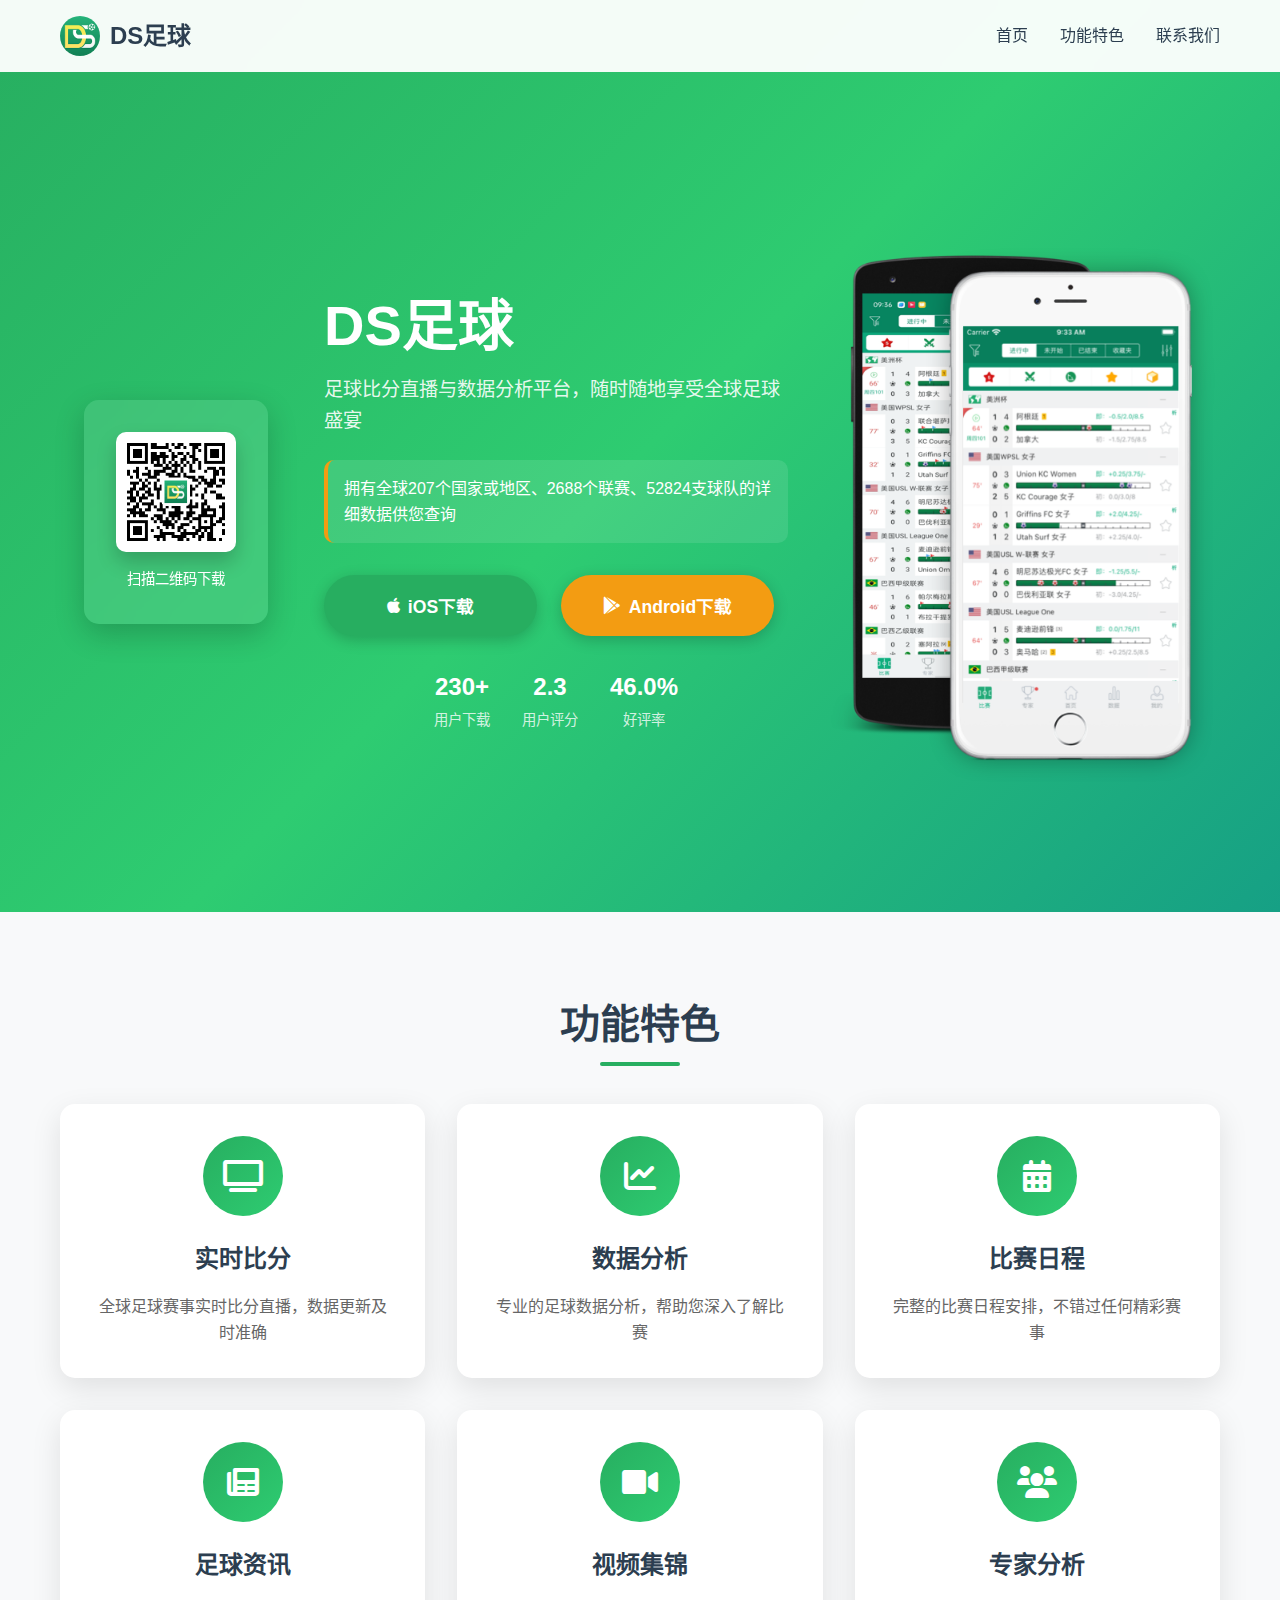
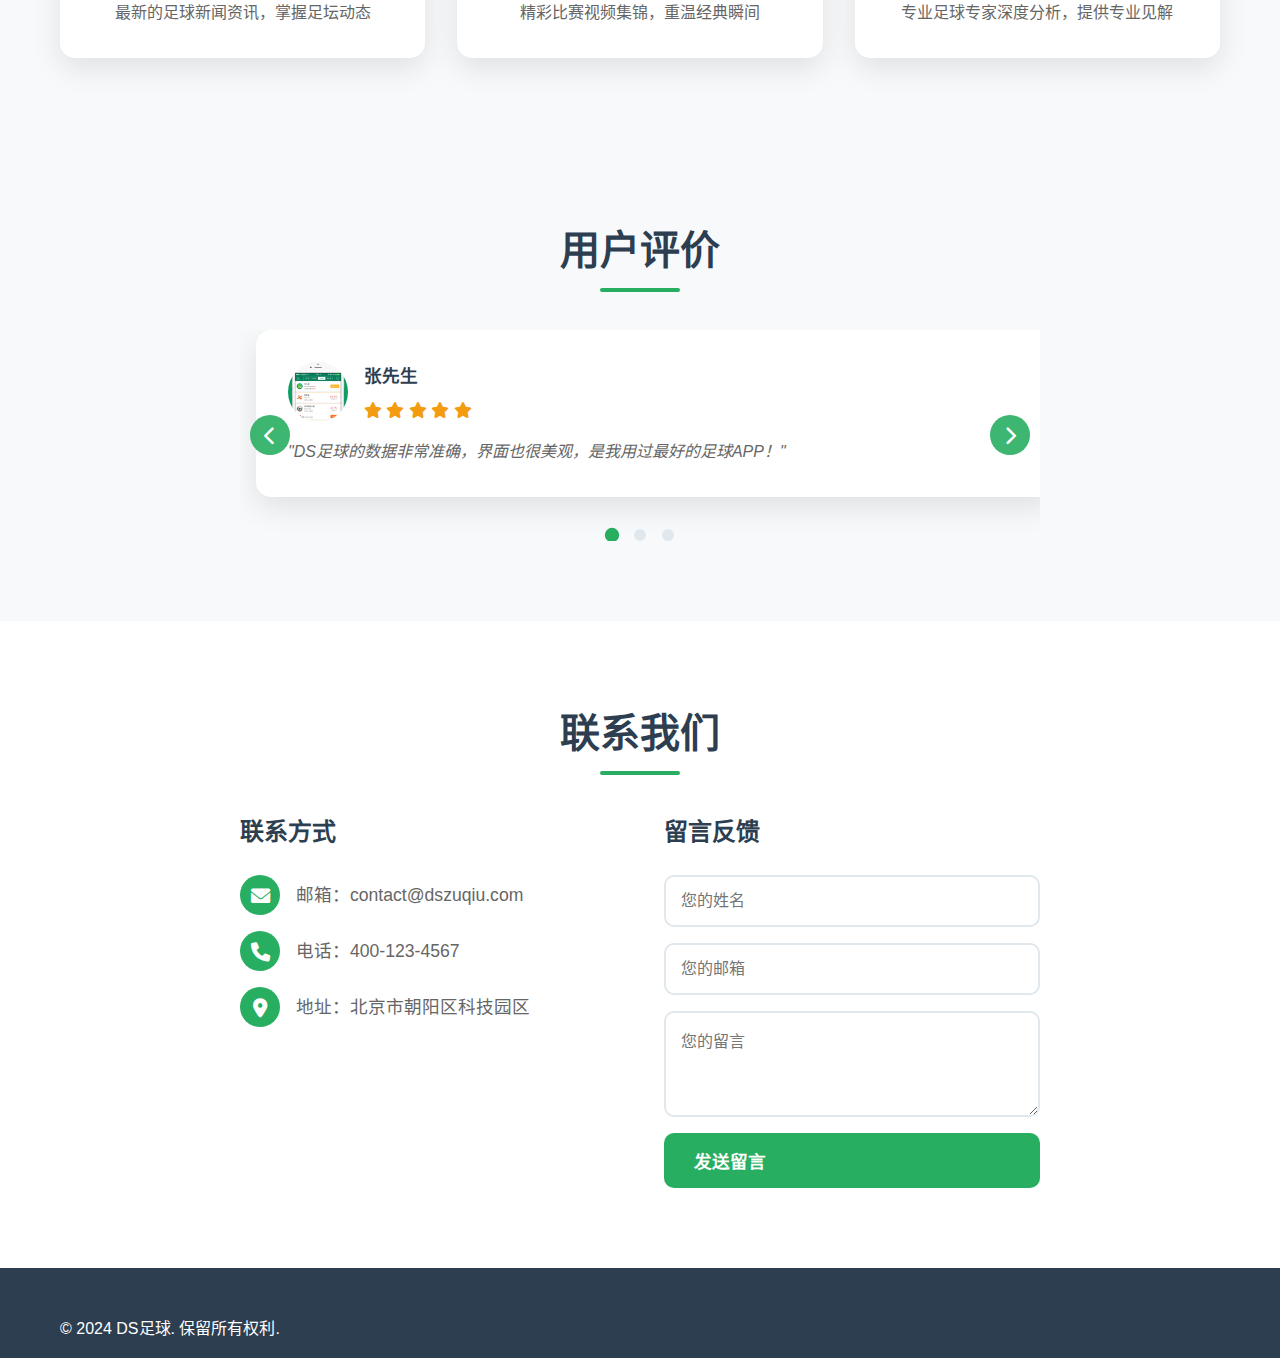
<file: sites/ds-football-v3/index-fixed-final.html>
<!DOCTYPE html>
<html lang="zh-CN">
<head>
    <meta charset="UTF-8">
    <meta name="viewport" content="width=device-width, initial-scale=1.0">
    <title>DS足球 - 足球比分直播与数据分析平台</title>
    <link rel="stylesheet" href="css/styles.css">
    <link href="https://cdnjs.cloudflare.com/ajax/libs/font-awesome/6.0.0/css/all.min.css" rel="stylesheet">
    <!-- 完全移除内联样式，避免与CSS文件冲突 -->
</head>
<body>
    <!-- 导航栏 - 与测试页面完全一致 -->
    <nav class="navbar">
        <div class="nav-container">
            <div class="nav-logo" onclick="location.reload()" style="cursor: pointer;">
                <img src="images/logo.png" alt="DS足球" class="logo-img">
                <span class="logo-text">DS足球</span>
            </div>
            
            <ul class="nav-menu">
                <li class="nav-item">
                    <a href="#home" class="nav-link">首页</a>
                </li>
                <li class="nav-item">
                    <a href="#features" class="nav-link">功能特色</a>
                </li>
                <li class="nav-item">
                    <a href="#contact" class="nav-link">联系我们</a>
                </li>
            </ul>
            
            <button class="hamburger" id="hamburgerBtn">
                <span class="bar"></span>
                <span class="bar"></span>
                <span class="bar"></span>
            </button>
        </div>
    </nav>

    <!-- 主页横幅 -->
    <section id="home" class="hero">
        <div class="hero-container">
            <!-- 左侧：二维码 -->
            <div class="hero-qr-section desktop-only">
                <div class="qr-code-section">
                    <div class="qr-code-container">
                        <img src="images/qr-code.png" alt="下载二维码" class="qr-img" data-image-id="qrCode">
                        <p>扫描二维码下载</p>
                    </div>
                </div>
            </div>
            
            <!-- 中间：文字内容和下载按钮 -->
            <div class="hero-content">
                <h1 class="hero-title">DS足球</h1>
                <p class="hero-subtitle">足球比分直播与数据分析平台，随时随地享受全球足球盛宴</p>
                <div class="hero-highlight">
                    <p>拥有全球207个国家或地区、2688个联赛、52824支球队的详细数据供您查询</p>
                </div>
                
                <!-- 下载按钮 - 修复为并排显示 -->
                <div class="hero-buttons">
                    <button class="btn btn-primary download-btn">
                        <i class="fab fa-apple"></i>
                        <span>iOS下载</span>
                    </button>
                    <button class="btn btn-secondary download-btn">
                        <i class="fab fa-google-play"></i>
                        <span>Android下载</span>
                    </button>
                </div>
                
                <div class="download-stats">
                    <div class="stat-item">
                        <span class="stat-number">500万+</span>
                        <span class="stat-label">用户下载</span>
                    </div>
                    <div class="stat-item">
                        <span class="stat-number">4.9</span>
                        <span class="stat-label">用户评分</span>
                    </div>
                    <div class="stat-item">
                        <span class="stat-number">99.9%</span>
                        <span class="stat-label">好评率</span>
                    </div>
                </div>
            </div>
            
            <!-- 右侧：轮播图 -->
            <div class="hero-image">
                <div class="hero-carousel">
                    <div class="hero-slide active">
                        <img src="images/app1.png" alt="APP界面1" class="hero-img" data-image-id="screenshot1">
                    </div>
                    <div class="hero-slide">
                        <img src="images/app2.png" alt="APP界面2" class="hero-img" data-image-id="screenshot2">
                    </div>
                    <div class="hero-slide">
                        <img src="images/app3.png" alt="APP界面3" class="hero-img" data-image-id="screenshot3">
                    </div>
                </div>
            </div>
        </div>
    </section>

    <!-- 功能特色 -->
    <section id="features" class="features">
        <div class="container">
            <h2 class="section-title">功能特色</h2>
            <div class="features-grid">
                <div class="feature-card">
                    <div class="feature-icon">
                        <i class="fas fa-tv"></i>
                    </div>
                    <h3>实时比分</h3>
                    <p>全球足球赛事实时比分直播，数据更新及时准确</p>
                </div>
                <div class="feature-card">
                    <div class="feature-icon">
                        <i class="fas fa-chart-line"></i>
                    </div>
                    <h3>数据分析</h3>
                    <p>专业的足球数据分析，帮助您深入了解比赛</p>
                </div>
                <div class="feature-card">
                    <div class="feature-icon">
                        <i class="fas fa-calendar-alt"></i>
                    </div>
                    <h3>比赛日程</h3>
                    <p>完整的比赛日程安排，不错过任何精彩赛事</p>
                </div>
                <div class="feature-card">
                    <div class="feature-icon">
                        <i class="fas fa-newspaper"></i>
                    </div>
                    <h3>足球资讯</h3>
                    <p>最新的足球新闻资讯，掌握足坛动态</p>
                </div>
                <div class="feature-card">
                    <div class="feature-icon">
                        <i class="fas fa-video"></i>
                    </div>
                    <h3>视频集锦</h3>
                    <p>精彩比赛视频集锦，重温经典瞬间</p>
                </div>
                <div class="feature-card">
                    <div class="feature-icon">
                        <i class="fas fa-users"></i>
                    </div>
                    <h3>专家分析</h3>
                    <p>专业足球专家深度分析，提供专业见解</p>
                </div>
            </div>
        </div>
    </section>

    <!-- 用户评价轮播 -->
    <section class="reviews">
        <div class="container">
            <h2 class="section-title">用户评价</h2>
            <div class="reviews-carousel">
                <button class="carousel-arrow prev" onclick="changeReview(-1)">
                    <i class="fas fa-chevron-left"></i>
                </button>
                <button class="carousel-arrow next" onclick="changeReview(1)">
                    <i class="fas fa-chevron-right"></i>
                </button>
                
                <div class="reviews-container" id="reviewsContainer">
                    <div class="review-card">
                        <div class="review-header">
                            <img src="images/app4.jpeg" alt="用户头像" class="review-avatar">
                            <div class="review-info">
                                <h4 class="review-name">张先生</h4>
                                <div class="review-stars">
                                    <i class="fas fa-star"></i>
                                    <i class="fas fa-star"></i>
                                    <i class="fas fa-star"></i>
                                    <i class="fas fa-star"></i>
                                    <i class="fas fa-star"></i>
                                </div>
                            </div>
                        </div>
                        <p class="review-text">"DS足球的数据非常准确，界面也很美观，是我用过最好的足球APP！"</p>
                    </div>
                    
                    <div class="review-card">
                        <div class="review-header">
                            <img src="images/app4.jpeg" alt="用户头像" class="review-avatar">
                            <div class="review-info">
                                <h4 class="review-name">李女士</h4>
                                <div class="review-stars">
                                    <i class="fas fa-star"></i>
                                    <i class="fas fa-star"></i>
                                    <i class="fas fa-star"></i>
                                    <i class="fas fa-star"></i>
                                    <i class="fas fa-star"></i>
                                </div>
                            </div>
                        </div>
                        <p class="review-text">"实时比分更新很快，数据分析也很专业，推荐给所有足球爱好者！"</p>
                    </div>
                    
                    <div class="review-card">
                        <div class="review-header">
                            <img src="images/app4.jpeg" alt="用户头像" class="review-avatar">
                            <div class="review-info">
                                <h4 class="review-name">王先生</h4>
                                <div class="review-stars">
                                    <i class="fas fa-star"></i>
                                    <i class="fas fa-star"></i>
                                    <i class="fas fa-star"></i>
                                    <i class="fas fa-star"></i>
                                    <i class="fas fa-star"></i>
                                </div>
                            </div>
                        </div>
                        <p class="review-text">"功能很全面，从比分到数据都有，用户体验很棒！"</p>
                    </div>
                </div>
                
                <div class="carousel-dots">
                    <span class="carousel-dot active" onclick="goToReview(0)"></span>
                    <span class="carousel-dot" onclick="goToReview(1)"></span>
                    <span class="carousel-dot" onclick="goToReview(2)"></span>
                </div>
            </div>
        </div>
    </section>

    <!-- 联系我们 -->
    <section id="contact" class="contact">
        <div class="container">
            <h2 class="section-title">联系我们</h2>
            <div class="contact-content">
                <div class="contact-info">
                    <h3>联系方式</h3>
                    <p><i class="fas fa-envelope"></i> 邮箱：contact@dszuqiu.com</p>
                    <p><i class="fas fa-phone"></i> 电话：400-123-4567</p>
                    <p><i class="fas fa-map-marker-alt"></i> 地址：北京市朝阳区科技园区</p>
                </div>
                <div class="contact-form">
                    <h3>留言反馈</h3>
                    <form>
                        <input type="text" placeholder="您的姓名" required>
                        <input type="email" placeholder="您的邮箱" required>
                        <textarea placeholder="您的留言" rows="4" required></textarea>
                        <button type="submit" class="btn btn-primary">发送留言</button>
                    </form>
                </div>
            </div>
        </div>
    </section>

    <!-- 页脚 -->
    <footer class="footer">
        <div class="container">
            <p>&copy; 2024 DS足球. 保留所有权利.</p>
        </div>
    </footer>

    <script>
        // 全局菜单切换函数 - 确保在全局作用域
        function toggleMenu() {
            console.log('=== toggleMenu函数被调用 ===');
            const hamburger = document.getElementById('hamburgerBtn');
            const navMenu = document.querySelector('.nav-menu');
            
            console.log('汉堡菜单元素:', hamburger);
            console.log('导航菜单元素:', navMenu);
            
            if (hamburger && navMenu) {
                console.log('切换前的状态:');
                console.log('汉堡菜单active类:', hamburger.classList.contains('active'));
                console.log('导航菜单active类:', navMenu.classList.contains('active'));
                
                hamburger.classList.toggle('active');
                navMenu.classList.toggle('active');
                
                console.log('切换后的状态:');
                console.log('汉堡菜单active类:', hamburger.classList.contains('active'));
                console.log('导航菜单active类:', navMenu.classList.contains('active'));
                
                if (navMenu.classList.contains('active')) {
                    console.log('✅ 菜单已打开');
                    // 添加菜单项动画延迟
                    const navItems = navMenu.querySelectorAll('.nav-item');
                    navItems.forEach((item, index) => {
                        item.style.transitionDelay = `${(index + 1) * 0.1}s`;
                    });
                } else {
                    console.log('❌ 菜单已关闭');
                    // 移除菜单项动画延迟
                    const navItems = navMenu.querySelectorAll('.nav-item');
                    navItems.forEach(item => {
                        item.style.transitionDelay = '0s';
                    });
                }
            } else {
                console.error('❌ 菜单元素未找到');
                if (!hamburger) console.error('汉堡菜单元素未找到');
                if (!navMenu) console.error('导航菜单元素未找到');
            }
            
            console.log('=== toggleMenu函数结束 ===\n');
        }

        // 用户评价轮播功能
        let currentReview = 0;
        const reviews = document.querySelectorAll('.review-card');
        const dots = document.querySelectorAll('.carousel-dot');
        const container = document.getElementById('reviewsContainer');
        
        function showReview(index) {
            if (index < 0) index = reviews.length - 1;
            if (index >= reviews.length) index = 0;
            
            currentReview = index;
            container.style.transform = `translateX(-${index * 100}%)`;
            
            // 更新圆点状态
            dots.forEach((dot, i) => {
                dot.classList.toggle('active', i === index);
            });
        }
        
        function changeReview(direction) {
            showReview(currentReview + direction);
        }
        
        function goToReview(index) {
            showReview(index);
        }
        
        // 自动轮播
        setInterval(() => {
            changeReview(1);
        }, 5000);
        
        // 设备检测和下载链接设置
        function detectDevice() {
            const userAgent = navigator.userAgent || navigator.vendor || window.opera;
            
            if (/iPad|iPhone|iPod/.test(userAgent) && !window.MSStream) {
                return 'iOS';
            } else if (/android/i.test(userAgent)) {
                return 'Android';
            } else {
                return 'Other';
            }
        }
        
        function setDownloadLinks() {
            const iosBtn = document.querySelector('.btn-primary.download-btn');
            const androidBtn = document.querySelector('.btn-secondary.download-btn');
            const qrCodeBtn = document.querySelector('.btn-outline');

            if (iosBtn) {
                iosBtn.onclick = () => { window.location.href = 'https://apps.apple.com/app/dszuqiu'; };
            }
            if (androidBtn) {
                androidBtn.onclick = () => { window.location.href = 'https://play.google.com/store/apps/details?id=com.dszuqiu.app'; };
            }
            if (qrCodeBtn) {
                qrCodeBtn.onclick = () => { showQRCodeModal(); };
            }
        }
        
        // 数字动画
        function animateNumbers() {
            const numbers = document.querySelectorAll('.stat-number');
            
            numbers.forEach(number => {
                const target = number.textContent;
                const isPercentage = target.includes('%');
                const isPlus = target.includes('+');
                const isDecimal = target.includes('.');
                
                let numericValue = parseFloat(target.replace(/[^0-9.]/g, ''));
                let current = 0;
                const increment = numericValue / 50;
                const timer = setInterval(() => {
                    current += increment;
                    if (current >= numericValue) {
                        current = numericValue;
                        clearInterval(timer);
                    }
                    
                    let displayValue = current;
                    if (isDecimal) {
                        displayValue = current.toFixed(1);
                    } else {
                        displayValue = Math.floor(current);
                    }
                    
                    if (isPercentage) {
                        displayValue += '%';
                    }
                    if (isPlus) {
                        displayValue += '+';
                    }
                    
                    number.textContent = displayValue;
                }, 30);
            });
        }
        
        // 页面加载完成后初始化
        document.addEventListener('DOMContentLoaded', function() {
            console.log('=== 页面加载完成 ===');
            
            setDownloadLinks();
            animateNumbers();
            
            // 获取汉堡菜单元素
            const hamburger = document.getElementById('hamburgerBtn');
            const navMenu = document.querySelector('.nav-menu');
            
            console.log('汉堡菜单元素:', hamburger);
            console.log('导航菜单元素:', navMenu);
            
            if (hamburger && navMenu) {
                // 添加点击事件监听器
                hamburger.addEventListener('click', toggleMenu);
                console.log('✅ 汉堡菜单事件监听器已添加');
                
                // 点击菜单项关闭菜单
                document.querySelectorAll('.nav-link').forEach(link => {
                    link.addEventListener('click', (e) => {
                        e.preventDefault(); // 阻止默认跳转
                        hamburger.classList.remove('active');
                        navMenu.classList.remove('active');
                        console.log('菜单项点击后已关闭');
                        
                        // 移除菜单项动画延迟
                        const navItems = navMenu.querySelectorAll('.nav-item');
                        navItems.forEach(item => {
                            item.style.transitionDelay = '0s';
                        });
                    });
                });
                
                // 点击页面其他地方关闭菜单
                document.addEventListener('click', (e) => {
                    if (!hamburger.contains(e.target) && !navMenu.contains(e.target)) {
                        if (navMenu.classList.contains('active')) {
                            hamburger.classList.remove('active');
                            navMenu.classList.remove('active');
                            console.log('点击页面其他地方，菜单已关闭');
                            
                            // 移除菜单项动画延迟
                            const navItems = navMenu.querySelectorAll('.nav-item');
                            navItems.forEach(item => {
                                item.style.transitionDelay = '0s';
                            });
                        }
                    }
                });
                
                // 测试菜单状态
                console.log('菜单初始状态:', {
                    hamburgerClasses: hamburger.className,
                    navMenuClasses: navMenu.className,
                    navMenuStyle: getComputedStyle(navMenu)
                });
                
            } else {
                console.error('❌ 汉堡菜单元素未找到');
            }
            
            console.log('=== 初始化完成 ===\n');
        });
        
        // 备用初始化方法
        window.addEventListener('load', function() {
            console.log('页面完全加载完成');
        });
    </script>
</body>
</html>
</file>
<file: sites/ds-football-v3/css/styles.css>
/* 全局样式 */
* {
    margin: 0;
    padding: 0;
    box-sizing: border-box;
}

body {
    font-family: 'Microsoft YaHei', 'PingFang SC', 'Helvetica Neue', Arial, sans-serif;
    line-height: 1.6;
    color: #333;
    overflow-x: hidden;
}

.container {
    max-width: 1200px;
    margin: 0 auto;
    padding: 0 20px;
}

/* 设备检测样式 */
.desktop-only {
    display: block;
}

.mobile-only {
    display: none;
}

@media (max-width: 768px) {
    .desktop-only {
        display: none !important;
    }
    
    .mobile-only {
        display: block !important;
    }
}

/* 导航栏 */
.navbar {
    position: fixed;
    top: 0;
    width: 100%;
    background: rgba(255, 255, 255, 0.95);
    backdrop-filter: blur(10px);
    z-index: 1000;
    padding: 1rem 0;
    transition: all 0.3s ease;
}

.nav-container {
    max-width: 1200px;
    margin: 0 auto;
    padding: 0 20px;
    display: flex;
    justify-content: space-between;
    align-items: center;
}

.nav-logo {
    display: flex;
    align-items: center;
    gap: 10px;
}

.logo-img {
    width: 40px;
    height: 40px;
    border-radius: 50%;
}

.logo-text {
    font-size: 1.5rem;
    font-weight: bold;
    color: #2c3e50;
}

.nav-menu {
    display: flex;
    list-style: none;
    gap: 2rem;
    position: relative;
}

.nav-link {
    text-decoration: none;
    color: #2c3e50;
    font-weight: 500;
    transition: color 0.3s ease;
    position: relative;
}

.nav-link:hover {
    color: #27ae60;
}

.nav-link::after {
    content: '';
    position: absolute;
    bottom: -5px;
    left: 0;
    width: 0;
    height: 2px;
    background: #27ae60;
    transition: width 0.3s ease;
}

.nav-link:hover::after {
    width: 100%;
}

.hamburger {
    display: none;
    flex-direction: column;
    cursor: pointer;
    position: relative;
    z-index: 1001;
    background: transparent;
    border: none;
    padding: 8px;
    border-radius: 6px;
    transition: all 0.3s ease;
}

.hamburger:hover {
    background: rgba(44, 62, 80, 0.1);
}

.hamburger .bar {
    width: 25px;
    height: 3px;
    background: #2c3e50;
    margin: 3px 0;
    transition: all 0.3s ease;
    border-radius: 2px;
    transform-origin: center;
}

/* 主页横幅 */
.hero {
    min-height: 100vh;
    background: linear-gradient(135deg, #27ae60 0%, #2ecc71 50%, #16a085 100%);
    display: flex;
    align-items: center;
    padding-top: 80px;
}

.hero-container {
    max-width: 1200px;
    margin: 0 auto;
    padding: 0 20px;
    display: grid;
    grid-template-columns: 1fr 2fr 1fr;
    gap: 2rem;
    align-items: center;
    padding-top: 2rem;
}

.hero-title {
    font-size: 3.5rem;
    font-weight: bold;
    color: white;
    margin-bottom: 1rem;
    line-height: 1.2;
}

.hero-subtitle {
    font-size: 1.2rem;
    color: rgba(255, 255, 255, 0.9);
    margin-bottom: 1.5rem;
}

.hero-highlight {
    background: rgba(255, 255, 255, 0.1);
    padding: 1rem;
    border-radius: 10px;
    margin-bottom: 2rem;
    border-left: 4px solid #f39c12;
}

.hero-highlight p {
    color: white;
    font-size: 1rem;
    font-weight: 500;
    margin: 0;
}

.hero-buttons {
    display: flex;
    flex-direction: row;
    gap: 1.5rem;
    margin-bottom: 2rem;
    width: 100%;
    max-width: 450px;
    align-items: center;
    justify-content: center;
}

.hero-buttons .btn {
    flex: 1;
    justify-content: center;
    padding: 18px 32px;
    font-size: 1.1rem;
    min-width: 180px;
    box-shadow: 0 4px 15px rgba(0, 0, 0, 0.2);
}

.btn {
    padding: 12px 30px;
    border: none;
    border-radius: 50px;
    font-size: 1rem;
    font-weight: 600;
    cursor: pointer;
    transition: all 0.3s ease;
    text-decoration: none;
    display: inline-flex;
    align-items: center;
    gap: 0.5rem;
}

.btn-primary {
    background: #27ae60;
    color: white;
}

.btn-primary:hover {
    background: #229954;
    transform: translateY(-3px);
    box-shadow: 0 12px 25px rgba(39, 174, 96, 0.4);
}

.btn-secondary {
    background: #f39c12;
    color: white;
}

.btn-secondary:hover {
    background: #e67e22;
    transform: translateY(-3px);
    box-shadow: 0 12px 25px rgba(243, 156, 18, 0.4);
}

.btn-outline {
    background: transparent;
    color: white;
    border: 2px solid white;
}

.btn-outline:hover {
    background: white;
    color: #27ae60;
    transform: translateY(-2px);
}

@media (max-width: 768px) {
    .hero-buttons {
        max-width: 100%;
        display: flex;
        flex-direction: row;
        gap: 15px;
        padding: 0 20px;
        justify-content: center;
    }
    
    .hero-buttons .btn {
        padding: 14px 20px;
        font-size: 1rem;
        min-width: 140px;
        max-width: 160px;
        box-shadow: 0 6px 20px rgba(0, 0, 0, 0.3);
    }
    
    .hero-buttons .btn:hover {
        transform: translateY(-2px);
        box-shadow: 0 8px 25px rgba(0, 0, 0, 0.4);
    }
}

.download-stats {
    display: flex;
    gap: 2rem;
    justify-content: center;
}

.stat-item {
    text-align: center;
}

.stat-number {
    display: block;
    font-size: 1.5rem;
    font-weight: bold;
    color: white;
}

.stat-label {
    font-size: 0.9rem;
    color: rgba(255, 255, 255, 0.8);
}

/* 左侧二维码区域 */
.hero-qr-section {
    display: flex;
    align-items: center;
    justify-content: center;
    height: 100%;
}

/* 首页轮播图区域 */
.hero-image {
    position: relative;
    display: flex;
    flex-direction: column;
    align-items: center;
    justify-content: center;
    gap: 2rem;
    height: 100%;
}

.hero-carousel {
    position: relative;
    width: 400px;
    height: 800px;
    overflow: visible;
    padding: 1rem 0;
}

.hero-slide {
    position: absolute;
    top: 0;
    left: 0;
    width: 100%;
    height: 100%;
    opacity: 0;
    transition: opacity 0.8s ease-in-out;
    display: flex;
    align-items: center;
    justify-content: center;
    padding: 0.5rem 0;
}

.hero-slide.active {
    opacity: 1;
}

.hero-img {
    width: 100%;
    height: 100%;
    object-fit: contain;
    display: block;
    box-sizing: border-box;
    animation: float 6s ease-in-out infinite;
    max-height: 80vh;
}

@keyframes float {
    0%, 100% { transform: translateY(0px); }
    50% { transform: translateY(-10px); }
}

/* 二维码区域 */
.qr-code-section {
    text-align: center;
    background: rgba(255, 255, 255, 0.1);
    padding: 2rem;
    border-radius: 15px;
    backdrop-filter: blur(10px);
    box-shadow: 0 10px 30px rgba(0, 0, 0, 0.2);
}

.qr-code-container {
    display: flex;
    flex-direction: column;
    align-items: center;
    gap: 1rem;
}

.qr-img {
    width: 120px;
    height: 120px;
    border-radius: 10px;
    background: white;
    padding: 8px;
    box-shadow: 0 10px 20px rgba(0, 0, 0, 0.2);
}

.qr-code-container p {
    color: white;
    font-size: 0.9rem;
    font-weight: 500;
    margin: 0;
}



/* 功能特色 */
.features {
    padding: 5rem 0;
    background: #f8f9fa;
}

.container {
    max-width: 1200px;
    margin: 0 auto;
    padding: 0 20px;
}

.section-title {
    text-align: center;
    font-size: 2.5rem;
    color: #2c3e50;
    margin-bottom: 3rem;
    font-weight: bold;
}

.section-title {
    text-align: center;
    font-size: 2.5rem;
    margin-bottom: 3rem;
    color: #2c3e50;
    position: relative;
}

.section-title::after {
    content: '';
    position: absolute;
    bottom: -10px;
    left: 50%;
    transform: translateX(-50%);
    width: 80px;
    height: 4px;
    background: #27ae60;
    border-radius: 2px;
}

.features-grid {
    display: grid;
    grid-template-columns: repeat(auto-fit, minmax(280px, 1fr));
    gap: 2rem;
}

.feature-card {
    background: white;
    padding: 2rem;
    border-radius: 15px;
    text-align: center;
    box-shadow: 0 10px 30px rgba(0, 0, 0, 0.1);
    transition: all 0.3s ease;
}

.feature-card:hover {
    transform: translateY(-10px);
    box-shadow: 0 20px 40px rgba(0, 0, 0, 0.15);
}

.feature-icon {
    width: 80px;
    height: 80px;
    background: linear-gradient(135deg, #27ae60, #2ecc71);
    border-radius: 50%;
    display: flex;
    align-items: center;
    justify-content: center;
    margin: 0 auto 1.5rem;
}

.feature-icon i {
    font-size: 2rem;
    color: white;
}

.feature-card h3 {
    font-size: 1.5rem;
    margin-bottom: 1rem;
    color: #2c3e50;
}

.feature-card p {
    color: #666;
    line-height: 1.6;
}



/* 用户评价 */
.reviews {
    padding: 5rem 0;
    background: #f8f9fa;
}

.reviews-carousel {
    position: relative;
    overflow: hidden;
    max-width: 800px;
    margin: 0 auto;
}

.reviews-container {
    display: flex;
    transition: transform 0.5s ease;
}

.review-card {
    min-width: 100%;
    flex-shrink: 0;
    padding: 2rem;
    background: white;
    border-radius: 15px;
    box-shadow: 0 10px 30px rgba(0,0,0,0.1);
    margin: 0 1rem;
}

.review-header {
    display: flex;
    align-items: center;
    gap: 1rem;
    margin-bottom: 1rem;
}

.review-avatar {
    width: 60px;
    height: 60px;
    border-radius: 50%;
    object-fit: cover;
}

.review-info h4 {
    margin: 0;
    color: #2c3e50;
    font-size: 1.1rem;
}

.review-stars {
    color: #f39c12;
    margin-top: 0.5rem;
}

.review-text {
    color: #666;
    line-height: 1.6;
    font-style: italic;
    margin: 0;
}

.carousel-arrow {
    position: absolute;
    top: 50%;
    transform: translateY(-50%);
    background: rgba(39, 174, 96, 0.9);
    color: white;
    border: none;
    width: 40px;
    height: 40px;
    border-radius: 50%;
    cursor: pointer;
    display: flex;
    align-items: center;
    justify-content: center;
    font-size: 1.2rem;
    transition: background 0.3s ease;
}

.carousel-arrow:hover {
    background: rgba(39, 174, 96, 1);
}

.carousel-arrow.prev {
    left: 10px;
}

.carousel-arrow.next {
    right: 10px;
}

.carousel-dots {
    display: flex;
    justify-content: center;
    gap: 1rem;
    margin-top: 2rem;
    flex-direction: row;
}

.carousel-dot {
    width: 12px;
    height: 12px;
    border-radius: 50%;
    background: #e1e8ed;
    cursor: pointer;
    transition: all 0.3s ease;
    border: 2px solid transparent;
}

.carousel-dot:hover {
    background: #bdc3c7;
    transform: scale(1.1);
}

.carousel-dot.active {
    background: #27ae60;
    border-color: #27ae60;
    transform: scale(1.2);
}

/* 确保轮播图控制按钮横向排列 */
.carousel-controls {
    display: flex;
    justify-content: center;
    gap: 1rem;
    margin-top: 2rem;
    flex-direction: row;
}

.carousel-controls .carousel-dot {
    width: 12px;
    height: 12px;
    border-radius: 50%;
    background: #e1e8ed;
    cursor: pointer;
    transition: all 0.3s ease;
    border: 2px solid transparent;
}

.carousel-controls .carousel-dot:hover {
    background: #bdc3c7;
    transform: scale(1.1);
}

.carousel-controls .carousel-dot.active {
    background: #27ae60;
    border-color: #27ae60;
    transform: scale(1.2);
}

.reviews-grid {
    display: grid;
    grid-template-columns: repeat(auto-fit, minmax(300px, 1fr));
    gap: 2rem;
}

.review-card {
    background: white;
    padding: 2rem;
    border-radius: 15px;
    box-shadow: 0 10px 30px rgba(0, 0, 0, 0.1);
    transition: all 0.3s ease;
}

.review-card:hover {
    transform: translateY(-5px);
    box-shadow: 0 15px 35px rgba(0, 0, 0, 0.15);
}

.review-header {
    display: flex;
    align-items: center;
    gap: 1rem;
    margin-bottom: 1rem;
}

.user-avatar {
    width: 50px;
    height: 50px;
    background: #27ae60;
    border-radius: 50%;
    display: flex;
    align-items: center;
    justify-content: center;
    color: white;
    font-size: 1.2rem;
}

.user-info h4 {
    font-size: 1.1rem;
    margin-bottom: 0.5rem;
    color: #2c3e50;
}

.stars {
    color: #f39c12;
}

.review-text {
    color: #666;
    line-height: 1.6;
    font-style: italic;
}

/* 联系我们 */
.contact {
    padding: 5rem 0;
    background: white;
}

.contact-content {
    display: grid;
    grid-template-columns: 1fr 1fr;
    gap: 3rem;
    max-width: 800px;
    margin: 0 auto;
}

.contact-info h3,
.contact-form h3 {
    color: #2c3e50;
    margin-bottom: 1.5rem;
    font-size: 1.5rem;
}

.contact-info p {
    display: flex;
    align-items: center;
    gap: 1rem;
    margin-bottom: 1rem;
    color: #666;
    font-size: 1.1rem;
}

.contact-info i {
    width: 40px;
    height: 40px;
    background: #27ae60;
    color: white;
    border-radius: 50%;
    display: flex;
    align-items: center;
    justify-content: center;
    font-size: 1.2rem;
}

.contact-form form {
    display: flex;
    flex-direction: column;
    gap: 1rem;
}

.contact-form input,
.contact-form textarea {
    padding: 15px;
    border: 2px solid #e1e8ed;
    border-radius: 10px;
    font-size: 1rem;
    transition: border-color 0.3s ease;
}

.contact-form input:focus,
.contact-form textarea:focus {
    outline: none;
    border-color: #27ae60;
}

.contact-form button {
    background: #27ae60;
    color: white;
    border: none;
    padding: 15px 30px;
    border-radius: 10px;
    font-size: 1.1rem;
    font-weight: 600;
    cursor: pointer;
    transition: background 0.3s ease;
}

.contact-form button:hover {
    background: #229954;
}

.contact-content {
    display: grid;
    grid-template-columns: 1fr 1fr;
    gap: 3rem;
    max-width: 800px;
    margin: 0 auto;
}

.contact-info h3,
.contact-form h3 {
    color: #2c3e50;
    margin-bottom: 1.5rem;
    font-size: 1.5rem;
}

.contact-info p {
    display: flex;
    align-items: center;
    gap: 1rem;
    margin-bottom: 1rem;
    color: #666;
    font-size: 1.1rem;
}

.contact-info i {
    width: 40px;
    height: 40px;
    background: #27ae60;
    color: white;
    border-radius: 50%;
    display: flex;
    align-items: center;
    justify-content: center;
    font-size: 1.2rem;
}

.contact-form form {
    display: flex;
    flex-direction: column;
    gap: 1rem;
}

.contact-form input,
.contact-form textarea {
    padding: 15px;
    border: 2px solid #e1e8ed;
    border-radius: 10px;
    font-size: 1rem;
    transition: border-color 0.3s ease;
}

.contact-form input:focus,
.contact-form textarea:focus {
    outline: none;
    border-color: #27ae60;
}

.contact-form button {
    background: #27ae60;
    color: white;
    border: none;
    padding: 15px 30px;
    border-radius: 10px;
    font-size: 1.1rem;
    font-weight: 600;
    cursor: pointer;
    transition: background 0.3s ease;
}

.contact-form button:hover {
    background: #229954;
}

.contact-content {
    display: grid;
    grid-template-columns: 1fr 1fr;
    gap: 3rem;
    max-width: 800px;
    margin: 0 auto;
}

.contact-item {
    display: flex;
    align-items: center;
    gap: 1rem;
    margin-bottom: 2rem;
}

.contact-item i {
    width: 60px;
    height: 60px;
    background: #27ae60;
    color: white;
    border-radius: 50%;
    display: flex;
    align-items: center;
    justify-content: center;
    font-size: 1.5rem;
}

.contact-item h3 {
    font-size: 1.2rem;
    margin-bottom: 0.5rem;
    color: #2c3e50;
}

.contact-item p {
    color: #666;
}

.form-group {
    margin-bottom: 1.5rem;
}

.form-group input,
.form-group textarea {
    width: 100%;
    padding: 15px;
    border: 2px solid #e1e8ed;
    border-radius: 10px;
    font-size: 1rem;
    transition: border-color 0.3s ease;
}

.form-group input:focus,
.form-group textarea:focus {
    outline: none;
    border-color: #27ae60;
}

/* 用户评价轮播样式 */
.reviews {
    padding: 5rem 0;
    background: #f8f9fa;
}

.reviews-carousel {
    position: relative;
    overflow: hidden;
    max-width: 800px;
    margin: 0 auto;
}

.reviews-container {
    display: flex;
    transition: transform 0.5s ease;
}

.review-card {
    min-width: 100%;
    flex-shrink: 0;
    padding: 2rem;
    background: white;
    border-radius: 15px;
    box-shadow: 0 10px 30px rgba(0,0,0,0.1);
    margin: 0 1rem;
}

.review-header {
    display: flex;
    align-items: center;
    gap: 1rem;
    margin-bottom: 1rem;
}

.review-avatar {
    width: 60px;
    height: 60px;
    border-radius: 50%;
    object-fit: cover;
}

.review-info h4 {
    margin: 0;
    color: #2c3e50;
    font-size: 1.1rem;
}

.review-stars {
    color: #f39c12;
    margin-top: 0.5rem;
}

.review-text {
    color: #666;
    line-height: 1.6;
    font-style: italic;
    margin: 0;
}

.carousel-arrow {
    position: absolute;
    top: 50%;
    transform: translateY(-50%);
    background: rgba(39, 174, 96, 0.9);
    color: white;
    border: none;
    width: 40px;
    height: 40px;
    border-radius: 50%;
    cursor: pointer;
    display: flex;
    align-items: center;
    justify-content: center;
    font-size: 1.2rem;
    transition: background 0.3s ease;
}

.carousel-arrow:hover {
    background: rgba(39, 174, 96, 1);
}

.carousel-arrow.prev {
    left: 10px;
}

.carousel-arrow.next {
    right: 10px;
}

.carousel-dots {
    display: flex;
    justify-content: center;
    gap: 1rem;
    margin-top: 2rem;
    flex-direction: row;
}

.carousel-dot {
    width: 12px;
    height: 12px;
    border-radius: 50%;
    background: #e1e8ed;
    cursor: pointer;
    transition: all 0.3s ease;
    border: 2px solid transparent;
}

.carousel-dot:hover {
    background: #bdc3c7;
    transform: scale(1.1);
}

.carousel-dot.active {
    background: #27ae60;
    border-color: #27ae60;
    transform: scale(1.2);
}

/* 页脚 */
.footer {
    background: #2c3e50;
    color: white;
    padding: 3rem 0 1rem;
}

.footer-content {
    display: grid;
    grid-template-columns: 1fr 1fr 1fr 1fr;
    gap: 2rem;
    margin-bottom: 2rem;
}

.footer-section h3 {
    margin-bottom: 1rem;
    color: #27ae60;
}

.footer-section ul {
    list-style: none;
}

.footer-section ul li {
    margin-bottom: 0.5rem;
}

.footer-section ul li a {
    color: #bdc3c7;
    text-decoration: none;
    transition: color 0.3s ease;
}

.footer-section ul li a:hover {
    color: #27ae60;
}



.social-links {
    display: flex;
    gap: 1.5rem;
}

.social-links a {
    width: 50px;
    height: 50px;
    background: #27ae60;
    color: white;
    border-radius: 50%;
    display: flex;
    align-items: center;
    justify-content: center;
    text-decoration: none;
    transition: all 0.3s ease;
    font-size: 1.3rem;
}

.social-links a:hover {
    background: #229954;
    transform: translateY(-3px);
    box-shadow: 0 8px 20px rgba(39, 174, 96, 0.3);
}

.footer-bottom {
    text-align: center;
    padding-top: 2rem;
    border-top: 1px solid #34495e;
    color: #bdc3c7;
}

.footer-bottom p {
    margin-bottom: 0.5rem;
}

.footer-bottom a {
    color: #27ae60;
    text-decoration: none;
}

/* 响应式设计 */
@media (max-width: 768px) {
    .hamburger {
        display: flex !important;
        width: 35px !important;
        height: 35px !important;
        background: rgba(255, 255, 255, 0.1) !important;
        border: none !important;
        cursor: pointer !important;
        flex-direction: column !important;
        justify-content: space-around !important;
        padding: 8px !important;
        margin: 0 !important;
        z-index: 1001 !important;
        position: relative !important;
        border-radius: 8px !important;
        transition: all 0.3s ease !important;
    }
    
    .hamburger:hover {
        background: rgba(255, 255, 255, 0.2) !important;
        transform: scale(1.05) !important;
    }
    
    .hamburger .bar {
        width: 100% !important;
        height: 3px !important;
        background: #2c3e50 !important;
        margin: 0 !important;
        transition: all 0.3s ease !important;
        border-radius: 2px !important;
        transform-origin: center !important;
    }
    
    /* 汉堡菜单激活状态 - 使用修复后的动画 */
    .hamburger.active .bar:nth-child(1) {
        transform: translateY(8px) rotate(45deg) !important;
    }
    
    .hamburger.active .bar:nth-child(2) {
        opacity: 0 !important;
        transform: scale(0) !important;
    }
    
    .hamburger.active .bar:nth-child(3) {
        transform: translateY(-8px) rotate(-45deg) !important;
    }
    
    /* 移动端导航菜单样式 - 修复后的显示逻辑 */
    .nav-menu {
        position: fixed !important;
        top: 70px !important;
        left: 0 !important;
        right: 0 !important;
        flex-direction: column !important;
        background-color: rgba(255, 255, 255, 0.95) !important;
        backdrop-filter: blur(10px) !important;
        width: 100% !important;
        text-align: center !important;
        box-shadow: 0 10px 27px rgba(0, 0, 0, 0.05) !important;
        margin-top: 0 !important;
        display: flex !important;
        gap: 0 !important;
        z-index: 1000 !important;
        transform: translateY(-100%) !important;
        opacity: 0 !important;
        visibility: hidden !important;
        transition: all 0.3s ease !important;
        padding: 1rem 0 !important;
    }
    
    .nav-menu.active {
        transform: translateY(0) !important;
        opacity: 1 !important;
        visibility: visible !important;
    }
    
    .nav-item {
        margin: 1rem 0 !important;
        opacity: 0 !important;
        transform: translateY(-20px) !important;
        transition: all 0.3s ease !important;
    }
    
    .nav-menu.active .nav-item {
        opacity: 1 !important;
        transform: translateY(0) !important;
    }
    
    .hero-container {
        grid-template-columns: 1fr !important;
        text-align: center !important;
        gap: 1rem !important;
        padding: 0 15px !important;
        margin: 0 auto !important;
        max-width: 100% !important;
        overflow: hidden !important;
    }
    
    .hero-qr-section {
        order: 3 !important;
        padding-top: 1rem !important;
        width: 100% !important;
    }
    
    .hero-content {
        display: flex !important;
        flex-direction: column !important;
        align-items: center !important;
        text-align: center !important;
        order: 1 !important;
        width: 100% !important;
        padding: 0 !important;
    }
    
    .hero-image {
        order: 2 !important;
        width: 100% !important;
        display: flex !important;
        justify-content: center !important;
    }
    
    .hero-carousel {
        padding: 0.5rem 0 !important;
        width: 100% !important;
        max-width: 320px !important;
    }
    
    .hero-slide {
        padding: 0.25rem 0 !important;
        width: 100% !important;
    }
    
    .hero-img {
        max-height: 70vh !important;
        width: 100% !important;
        object-fit: contain !important;
    }
    
    .hero-title {
        font-size: 2.5rem !important;
        padding: 0 10px !important;
    }
    
    .hero-subtitle {
        font-size: 1.1rem !important;
        padding: 0 15px !important;
    }
    
    .hero-highlight {
        margin: 0 10px 2rem 10px !important;
    }
    
    .hero-buttons {
        justify-content: center !important;
        max-width: 100% !important;
        padding: 0 20px !important;
        flex-wrap: wrap !important;
    }
    
    .download-stats {
        justify-content: center !important;
        flex-wrap: wrap !important;
        gap: 1rem !important;
    }
    
    /* 确保容器不会产生水平滚动 */
    .container {
        padding: 0 15px !important;
        max-width: 100% !important;
        overflow: hidden !important;
    }
    
    /* 功能特色区域手机端优化 */
    .features {
        padding: 3rem 0 !important;
    }
    
    .section-title {
        font-size: 2rem !important;
        margin-bottom: 2rem !important;
        padding: 0 15px !important;
    }
    
    .features-grid {
        grid-template-columns: repeat(2, 1fr) !important;
        gap: 1rem !important;
        padding: 0 15px !important;
    }
    
    .feature-card {
        padding: 1.5rem 1rem !important;
        border-radius: 10px !important;
    }
    
    .feature-icon {
        width: 50px !important;
        height: 50px !important;
        margin: 0 auto 1rem !important;
    }
    
    .feature-icon i {
        font-size: 1.2rem !important;
    }
    
    .feature-card h3 {
        font-size: 1rem !important;
        margin-bottom: 0.5rem !important;
    }
    
    .feature-card p {
        font-size: 0.85rem !important;
        line-height: 1.4 !important;
    }
    
    .feature-card h3 {
        font-size: 1rem;
        margin-bottom: 0.5rem;
    }
    
    .feature-card p {
        font-size: 0.85rem;
        line-height: 1.4;
    }
    
    /* 页脚手机端优化 */
    .footer {
        padding: 2rem 0 1rem;
    }
    
    .footer-content {
        display: block;
        margin-bottom: 1.5rem;
    }
    
    .footer-section:first-child {
        text-align: center;
        margin-bottom: 1rem;
        display: block;
    }
    
    /* 手机端隐藏产品功能和帮助支持模块 */
    .footer-section:nth-child(2),
    .footer-section:nth-child(3) {
        display: none;
    }
    
    .footer-section:last-child {
        text-align: center;
        margin-top: 1rem;
    }
    
    .footer-section h3 {
        font-size: 1rem;
        margin-bottom: 0.8rem;
    }
    
    .footer-section p {
        font-size: 0.85rem;
        line-height: 1.4;
    }
    
    .footer-section ul li {
        margin-bottom: 0.3rem;
    }
    
    .footer-section ul li a {
        font-size: 0.85rem;
    }
    
    .social-links {
        gap: 1rem;
        justify-content: center;
    }
    
    .social-links a {
        width: 45px;
        height: 45px;
        font-size: 1.1rem;
    }
    
    .footer-bottom {
        padding-top: 1.5rem;
    }
    
    .footer-bottom p {
        font-size: 0.8rem;
        line-height: 1.4;
    }
    
    /* 联系我们在手机端保持2*2排列 */
    .contact-content {
        grid-template-columns: 1fr 1fr !important;
        gap: 1.5rem !important;
        max-width: 100% !important;
        display: grid !important;
        align-items: start !important;
    }
    
    .contact-info, .contact-form {
        width: 100% !important;
        max-width: none !important;
    }
    
    .contact-item {
        justify-content: flex-start !important;
        width: 100% !important;
        max-width: none !important;
        margin: 0 !important;
        gap: 0.8rem !important;
    }
    
    .contact-item i {
        flex-shrink: 0 !important;
        width: 45px !important;
        height: 45px !important;
        font-size: 1.2rem !important;
    }
    
    .contact-item h3 {
        font-size: 1rem !important;
        margin-bottom: 0.3rem !important;
    }
    
    .contact-item p {
        font-size: 0.85rem !important;
    }
    
    .section-title {
        font-size: 2rem;
    }
    
    .hero-carousel {
        width: 320px;
        height: 640px;
    }
    
    .hero-image {
        flex-direction: column;
        gap: 1rem;
    }
    
    .qr-code-section {
        padding: 1rem;
    }
    
    .qr-img {
        width: 100px !important;
        height: 100px !important;
    }
    
    /* 全局移动端优化 - 防止水平滚动 */
    body {
        overflow-x: hidden !important;
        width: 100% !important;
    }
    
    .navbar {
        width: 100% !important;
        left: 0 !important;
        right: 0 !important;
    }
    
    .nav-container {
        padding: 0 15px !important;
        max-width: 100% !important;
    }
    
    /* 用户评价轮播图移动端优化 */
    .reviews {
        padding: 3rem 0 !important;
    }
    
    .reviews-carousel {
        max-width: 100% !important;
        padding: 0 15px !important;
        overflow: hidden !important;
    }
    
    .reviews-container {
        width: 100% !important;
    }
    
    .review-card {
        padding: 1.5rem 1rem !important;
        margin: 0 0.5rem !important;
        min-width: calc(100% - 1rem) !important;
    }
    
    /* 联系我们移动端优化 */
    .contact {
        padding: 3rem 0 !important;
    }
    
    .contact-content {
        grid-template-columns: 1fr 1fr !important;
        gap: 1.5rem !important;
        padding: 0 15px !important;
        max-width: 100% !important;
        display: grid !important;
        align-items: start !important;
    }
    
    .contact-item {
        padding: 0 10px !important;
    }
    
    /* 页脚移动端优化 */
    .footer {
        padding: 2rem 0 1rem !important;
    }
    
    .footer-content {
        display: block !important;
        margin-bottom: 1.5rem !important;
        padding: 0 15px !important;
    }
    
    .footer-section:first-child {
        text-align: center !important;
        margin-bottom: 1rem !important;
        display: block !important;
    }
    
    .footer-section:nth-child(2),
    .footer-section:nth-child(3) {
        display: none !important;
    }
    
    .footer-section:last-child {
        text-align: center !important;
        margin-top: 1rem !important;
    }
    
    .footer-section h3 {
        font-size: 1rem !important;
        margin-bottom: 0.8rem !important;
    }
    
    .footer-section p {
        font-size: 0.85rem !important;
        line-height: 1.4 !important;
    }
    
    .footer-section ul li {
        margin-bottom: 0.3rem !important;
    }
    
    .footer-section ul li a {
        font-size: 0.85rem !important;
    }
    
    .social-links {
        gap: 1rem !important;
        justify-content: center !important;
    }
    
    .social-links a {
        width: 45px !important;
        height: 45px !important;
        font-size: 1.1rem !important;
    }
    
    .footer-bottom {
        padding-top: 1.5rem !important;
        padding: 0 15px !important;
    }
    
        .footer-bottom p {
        font-size: 0.8rem !important;
        line-height: 1.4 !important;
    }
}

@media (max-width: 480px) {
    .hero-title {
        font-size: 2rem;
    }
    
    .hero-subtitle {
        font-size: 1rem;
    }
    
    .btn {
        padding: 10px 20px;
        font-size: 0.9rem;
    }
    
    /* 超小屏幕功能特色优化 - 保持2列布局 */
    .features-grid {
        grid-template-columns: repeat(2, 1fr);
        gap: 0.8rem;
    }
    
    .feature-card {
        padding: 1rem 0.8rem;
    }
    
    .feature-icon {
        width: 40px;
        height: 40px;
        margin: 0 auto 0.8rem;
    }
    
    .feature-icon i {
        font-size: 1rem;
    }
    
    .feature-card h3 {
        font-size: 0.9rem;
        margin-bottom: 0.4rem;
    }
    
    .feature-card p {
        font-size: 0.8rem;
        line-height: 1.3;
    }
    
    /* 超小屏幕页脚优化 */
    .footer-content {
        display: block;
    }
    
    .footer-section:first-child {
        text-align: center;
        margin-bottom: 1rem;
        display: block;
    }
    
    /* 手机端隐藏产品功能和帮助支持模块 */
    .footer-section:nth-child(2),
    .footer-section:nth-child(3) {
        display: none;
    }
    
    .footer-section:last-child {
        text-align: center;
        margin-top: 1rem;
    }
    
    .footer-section h3 {
        font-size: 0.9rem;
        margin-bottom: 0.6rem;
    }
    
    .footer-section p {
        font-size: 0.8rem;
    }
    
    .footer-section ul li a {
        font-size: 0.8rem;
    }
    
    .social-links {
        justify-content: center;
        gap: 0.6rem;
    }
    
    .social-links a {
        width: 30px;
        height: 30px;
        font-size: 0.8rem;
    }
    
    .footer-bottom p {
        font-size: 0.75rem;
    }
    
    /* 超小屏幕联系我们优化 */
    .contact-content {
        display: flex;
        flex-direction: column;
        align-items: center;
    }
    
    .contact-item {
        justify-content: flex-start;
        width: 100%;
        max-width: 280px;
        margin: 0 auto;
        gap: 0.6rem;
    }
    
    .contact-item i {
        flex-shrink: 0;
        width: 40px;
        height: 40px;
        font-size: 1rem;
    }
    
    .contact-item h3 {
        font-size: 0.9rem;
        margin-bottom: 0.2rem;
    }
    
    .contact-item p {
        font-size: 0.8rem;
    }
}

/* 极小屏幕功能特色优化 - 确保始终2列 */
@media (max-width: 360px) {
    .features-grid {
        grid-template-columns: repeat(2, 1fr);
        gap: 0.5rem;
    }
    
    .feature-card {
        padding: 0.8rem 0.5rem;
    }
    
    .feature-icon {
        width: 35px;
        height: 35px;
        margin: 0 auto 0.6rem;
    }
    
    .feature-icon i {
        font-size: 0.9rem;
    }
    
    .feature-card h3 {
        font-size: 0.8rem;
        margin-bottom: 0.3rem;
    }
    
    .feature-card p {
        font-size: 0.7rem;
        line-height: 1.2;
    }
    
    /* 极小屏幕联系我们优化 */
    .contact-item {
        gap: 0.5rem;
    }
    
    .contact-item i {
        width: 35px;
        height: 35px;
        font-size: 0.9rem;
    }
    
    .contact-item h3 {
        font-size: 0.8rem;
        margin-bottom: 0.2rem;
    }
    
    .contact-item p {
        font-size: 0.75rem;
    }
}
</file>
<file: sites/ds-football/style.css>
/* 重置样式 */
* {
    margin: 0;
    padding: 0;
    box-sizing: border-box;
}

body {
    font-family: 'Noto Sans SC', -apple-system, BlinkMacSystemFont, 'Segoe UI', Roboto, sans-serif;
    background-color: #f5f5f5;
    color: #333;
    line-height: 1.6;
    overflow-x: hidden;
}

.app-container {
    max-width: 414px;
    margin: 0 auto;
    background-color: #fff;
    min-height: 100vh;
    position: relative;
    padding-bottom: 80px;
}

/* 应用信息头部 */
.app-header {
    background: #fff;
    padding: 20px 16px;
    border-bottom: 1px solid #f0f0f0;
}

.app-info {
    display: flex;
    justify-content: space-between;
    align-items: flex-start;
    margin-bottom: 12px;
    gap: 16px;
}

.app-name-section {
    flex: 1;
}

.app-name {
    font-size: 20px;
    font-weight: 600;
    color: #333;
    margin-bottom: 4px;
}

.app-version {
    font-size: 14px;
    color: #999;
    margin-left: 8px;
}

.app-tags {
    margin-top: 8px;
}

.tag {
    font-size: 12px;
    color: #999;
}

.tag-divider {
    margin: 0 4px;
    color: #ddd;
}

.download-btn-header {
    background: #e6322e;
    color: white;
    border: none;
    padding: 8px 16px;
    border-radius: 20px;
    font-size: 14px;
    font-weight: 500;
    cursor: pointer;
    box-shadow: 0 2px 8px rgba(230, 50, 46, 0.3);
    transition: all 0.3s ease;
    white-space: nowrap;
    flex-shrink: 0;
}

.download-btn-header:hover {
    background: #c40704;
    transform: translateY(-1px);
}

.developer-info {
    display: flex;
    justify-content: space-between;
    align-items: center;
    font-size: 12px;
    color: #999;
}

/* 应用图标区域 */
.app-icon-section {
    text-align: center;
    padding: 20px 0 10px 0;
    background: #fff;
}

.app-logo-container {
    display: flex;
    align-items: center;
    justify-content: center;
    gap: 16px;
    flex-wrap: wrap;
}

.app-icon {
    width: 60px;
    height: 60px;
    border-radius: 12px;
    box-shadow: 0 2px 10px rgba(0, 0, 0, 0.1);
    flex-shrink: 0;
}

.app-description {
    text-align: left;
}

.app-title {
    font-size: 24px;
    font-weight: 700;
    color: #333;
    margin: 0 0 6px 0;
    line-height: 1.2;
}

.app-subtitle {
    font-size: 14px;
    color: #666;
    margin: 0;
    line-height: 1.4;
}

/* 截图轮播区域 */
.screenshots-section {
    padding: 10px 0 30px 0;
    background: #fff;
}

.carousel-container {
    position: relative;
    height: 600px;
    overflow: hidden;
}

.carousel-wrapper {
    position: relative;
    height: 100%;
    display: flex;
    align-items: center;
    justify-content: center;
}

.carousel-slide {
    position: absolute;
    width: 280px;
    height: 520px;
    border-radius: 28px;
    overflow: hidden;
    box-shadow: 0 15px 40px rgba(0, 0, 0, 0.3);
    transition: all 0.5s cubic-bezier(0.4, 0, 0.2, 1);
    transform: scale(0.75) translateX(0);
    opacity: 0.5;
}

.carousel-slide.active {
    transform: scale(1.05) translateX(0);
    opacity: 1;
    z-index: 3;
    box-shadow: 0 20px 50px rgba(0, 0, 0, 0.35);
}

.carousel-slide.prev {
    transform: scale(0.75) translateX(-120px);
    z-index: 1;
}

.carousel-slide.next {
    transform: scale(0.75) translateX(120px);
    z-index: 1;
}

.carousel-slide img {
    width: 100%;
    height: 100%;
    object-fit: cover;
}

.carousel-dots {
    display: flex;
    justify-content: center;
    margin-top: 20px;
    gap: 8px;
}

.dot {
    width: 8px;
    height: 8px;
    border-radius: 50%;
    background: #ddd;
    cursor: pointer;
    transition: all 0.3s ease;
}

.dot.active {
    background: #e6322e;
    transform: scale(1.2);
}

/* 下载区域 */
.download-section {
    padding: 20px 16px;
    background: #fff;
}

.download-banner {
    position: relative;
    border-radius: 12px;
    overflow: hidden;
}

.download-banner-img {
    width: 100%;
    height: auto;
    display: block;
}

.download-area {
    position: absolute;
    top: 50%;
    left: 50%;
    transform: translate(-50%, -50%);
    width: 200px;
    height: 200px;
    cursor: pointer;
    z-index: 2;
}

/* 底部区域 */
.bottom-section {
    padding: 20px 16px;
    background: #fff;
}

.bottom-banner {
    width: 100%;
    height: auto;
    border-radius: 12px;
}

/* 底部固定下载按钮 */
.fixed-download-btn {
    position: fixed;
    bottom: 20px;
    left: 50%;
    transform: translateX(-50%);
    background: #e6322e;
    color: white;
    border: none;
    padding: 16px 40px;
    border-radius: 25px;
    font-size: 16px;
    font-weight: 600;
    cursor: pointer;
    box-shadow: 0 4px 20px rgba(230, 50, 46, 0.4);
    transition: all 0.3s ease;
    z-index: 1000;
    width: calc(100% - 32px);
    max-width: 350px;
    text-align: center;
}

.fixed-download-btn:hover {
    background: #c40704;
    transform: translateX(-50%) translateY(-2px);
    box-shadow: 0 6px 25px rgba(230, 50, 46, 0.5);
}

/* 弹窗样式 */
.modal-overlay {
    position: fixed;
    top: 0;
    left: 0;
    width: 100%;
    height: 100%;
    background: rgba(0, 0, 0, 0.5);
    display: none;
    justify-content: center;
    align-items: center;
    z-index: 2000;
}

.modal-overlay.show {
    display: flex;
}

.modal-content {
    background: white;
    border-radius: 12px;
    width: 90%;
    max-width: 320px;
    max-height: 80vh;
    overflow-y: auto;
    animation: modalSlideIn 0.3s ease;
}

@keyframes modalSlideIn {
    from {
        opacity: 0;
        transform: scale(0.9) translateY(-20px);
    }
    to {
        opacity: 1;
        transform: scale(1) translateY(0);
    }
}

.modal-header {
    display: flex;
    justify-content: space-between;
    align-items: center;
    padding: 20px 20px 0;
}

.modal-header h3 {
    font-size: 18px;
    font-weight: 600;
    color: #333;
}

.close-btn {
    font-size: 24px;
    color: #999;
    cursor: pointer;
    line-height: 1;
}

.close-btn:hover {
    color: #666;
}

.modal-body {
    padding: 20px;
}

.app-info-modal {
    display: flex;
    align-items: center;
    margin-bottom: 20px;
}

.modal-app-icon {
    width: 60px;
    height: 60px;
    border-radius: 12px;
    margin-right: 15px;
}

.modal-app-details {
    flex: 1;
}

.modal-app-name {
    font-size: 16px;
    font-weight: 600;
    color: #333;
    margin-bottom: 4px;
}

.modal-app-version {
    font-size: 12px;
    color: #999;
    margin-bottom: 4px;
}

.modal-developer {
    font-size: 14px;
    color: #666;
    margin-bottom: 4px;
}

.modal-tags {
    font-size: 12px;
    color: #999;
}

.modal-tags span {
    margin-right: 4px;
}

.modal-download-btn {
    width: 100%;
    background: #e6322e;
    color: white;
    border: none;
    padding: 14px;
    border-radius: 25px;
    font-size: 16px;
    font-weight: 600;
    cursor: pointer;
    transition: all 0.3s ease;
}

.modal-download-btn:hover {
    background: #c40704;
}

/* 二维码弹窗 */
.qr-modal-overlay {
    position: fixed;
    top: 0;
    left: 0;
    width: 100%;
    height: 100%;
    background: rgba(0, 0, 0, 0.7);
    display: none;
    justify-content: center;
    align-items: center;
    z-index: 2000;
}

.qr-modal-overlay.show {
    display: flex;
}

.qr-modal-content {
    background: white;
    border-radius: 12px;
    width: 90%;
    max-width: 400px;
    text-align: center;
    animation: modalSlideIn 0.3s ease;
}

.qr-modal-header {
    display: flex;
    justify-content: space-between;
    align-items: center;
    padding: 20px 20px 0;
}

.qr-modal-header h3 {
    font-size: 18px;
    font-weight: 600;
    color: #333;
}

.qr-modal-body {
    padding: 20px;
}

.qr-code {
    margin-bottom: 15px;
}

.qr-code img {
    width: 150px;
    height: 150px;
    border-radius: 8px;
}

.download-options {
    display: flex;
    gap: 20px;
    margin-bottom: 20px;
    justify-content: center;
}

.download-option {
    flex: 1;
    text-align: center;
    padding: 20px 15px;
    border-radius: 12px;
    background: #f8f9fa;
    border: 2px solid #e9ecef;
    transition: all 0.3s ease;
}

.download-option:hover {
    border-color: #e6322e;
    background: #fff;
    transform: translateY(-2px);
    box-shadow: 0 4px 15px rgba(230, 50, 46, 0.1);
}

.platform-icon {
    font-size: 32px;
    margin-bottom: 10px;
    display: block;
}

.download-option h4 {
    font-size: 16px;
    font-weight: 600;
    color: #333;
    margin: 0 0 5px 0;
}

.download-option p {
    font-size: 12px;
    color: #666;
    margin: 0 0 15px 0;
    line-height: 1.4;
}

.platform-download-btn {
    width: 100%;
    padding: 10px 16px;
    border: none;
    border-radius: 20px;
    font-size: 14px;
    font-weight: 600;
    cursor: pointer;
    transition: all 0.3s ease;
}

.ios-btn {
    background: #007AFF;
    color: white;
}

.ios-btn:hover {
    background: #0056CC;
    transform: translateY(-1px);
}

.android-btn {
    background: #34A853;
    color: white;
}

.android-btn:hover {
    background: #2A8F47;
    transform: translateY(-1px);
}

.qr-tip {
    font-size: 14px;
    color: #666;
    line-height: 1.5;
}

/* 响应式设计 - 下载选项 */
@media (max-width: 480px) {
    .download-options {
        flex-direction: column;
        gap: 15px;
    }
    
    .qr-modal-content {
        max-width: 320px;
    }
    
    .download-option {
        padding: 15px 12px;
    }
    
    .platform-icon {
        font-size: 28px;
    }
}

/* 响应式设计 */
@media (max-width: 375px) {
    .app-container {
        max-width: 100%;
    }
    
    .app-header {
        padding: 16px 12px;
    }
    
    .app-name {
        font-size: 18px;
    }
    
    .app-logo-container {
        flex-direction: column;
        text-align: center;
        gap: 12px;
    }
    
    .app-description {
        text-align: center;
    }
    
    .app-icon {
        width: 50px;
        height: 50px;
    }
    
    .app-title {
        font-size: 20px;
    }
    
    .app-subtitle {
        font-size: 13px;
    }
    
    .carousel-container {
        height: 480px;
    }
    
    .carousel-slide {
        width: 220px;
        height: 400px;
    }
    
    .carousel-slide.active {
        transform: scale(1.02) translateX(0);
    }
    
    .carousel-slide.prev {
        transform: scale(0.75) translateX(-100px);
    }
    
    .carousel-slide.next {
        transform: scale(0.75) translateX(100px);
    }
    
    .fixed-download-btn {
        bottom: 15px;
        padding: 14px 30px;
        font-size: 15px;
    }
}

/* 动画效果 */
@keyframes fadeIn {
    from {
        opacity: 0;
        transform: translateY(20px);
    }
    to {
        opacity: 1;
        transform: translateY(0);
    }
}

.app-header,
.app-icon-section,
.screenshots-section,
.download-section,
.bottom-section {
    animation: fadeIn 0.6s ease forwards;
}

.app-icon-section {
    animation-delay: 0.1s;
}

.screenshots-section {
    animation-delay: 0.2s;
}

.download-section {
    animation-delay: 0.3s;
}

.bottom-section {
    animation-delay: 0.4s;
}
</file>
<file: sites/ds-football-v3/css/admin.css>
/* 全局样式 */
* {
    margin: 0;
    padding: 0;
    box-sizing: border-box;
}

body {
    font-family: 'Microsoft YaHei', 'PingFang SC', 'Helvetica Neue', Arial, sans-serif;
    background: #f5f7fa;
    color: #333;
    line-height: 1.6;
}

/* 登录界面 */
.login-screen {
    min-height: 100vh;
    display: flex;
    align-items: center;
    justify-content: center;
    background: linear-gradient(135deg, #27ae60 0%, #2ecc71 50%, #16a085 100%);
}

.login-container {
    width: 100%;
    max-width: 400px;
    padding: 20px;
}

.login-box {
    background: white;
    border-radius: 15px;
    padding: 40px;
    box-shadow: 0 20px 40px rgba(0, 0, 0, 0.1);
}

.login-header {
    text-align: center;
    margin-bottom: 30px;
}

.login-header h2 {
    color: #27ae60;
    font-size: 1.8rem;
    margin-bottom: 10px;
}

.login-header p {
    color: #666;
    font-size: 0.9rem;
}

.login-form .form-group {
    position: relative;
    margin-bottom: 20px;
}

.login-form .form-group i {
    position: absolute;
    left: 15px;
    top: 50%;
    transform: translateY(-50%);
    color: #999;
}

.login-form input[type="password"] {
    width: 100%;
    padding: 15px 15px 15px 45px;
    border: 2px solid #e1e8ed;
    border-radius: 10px;
    font-size: 1rem;
    transition: border-color 0.3s ease;
}

.login-form input[type="password"]:focus {
    outline: none;
    border-color: #27ae60;
}

.checkbox-label {
    display: flex;
    align-items: center;
    cursor: pointer;
    font-size: 0.9rem;
    color: #666;
}

.checkbox-label input[type="checkbox"] {
    margin-right: 8px;
}

.login-btn {
    width: 100%;
    padding: 15px;
    background: #27ae60;
    color: white;
    border: none;
    border-radius: 10px;
    font-size: 1rem;
    font-weight: 600;
    cursor: pointer;
    transition: background 0.3s ease;
}

.login-btn:hover {
    background: #229954;
}

.login-footer {
    text-align: center;
    margin-top: 20px;
    padding-top: 20px;
    border-top: 1px solid #e1e8ed;
}

.login-footer p {
    color: #999;
    font-size: 0.8rem;
}

/* 主界面 */
.main-screen {
    min-height: 100vh;
}

.admin-container {
    display: flex;
    min-height: 100vh;
}

/* 侧边栏 */
.sidebar {
    width: 250px;
    background: #2c3e50;
    color: white;
    display: flex;
    flex-direction: column;
}

.sidebar-header {
    padding: 20px;
    border-bottom: 1px solid #34495e;
}

.sidebar-header h3 {
    color: #27ae60;
    font-size: 1.2rem;
}

.sidebar-nav {
    flex: 1;
    padding: 20px 0;
}

.nav-item {
    display: flex;
    align-items: center;
    padding: 15px 20px;
    color: #bdc3c7;
    text-decoration: none;
    transition: all 0.3s ease;
    border-left: 3px solid transparent;
}

.nav-item:hover,
.nav-item.active {
    background: #34495e;
    color: white;
    border-left-color: #27ae60;
}

.nav-item i {
    margin-right: 10px;
    width: 20px;
    text-align: center;
}

.sidebar-footer {
    padding: 20px;
    border-top: 1px solid #34495e;
}

.logout-btn {
    width: 100%;
    padding: 10px;
    background: #e74c3c;
    color: white;
    border: none;
    border-radius: 5px;
    cursor: pointer;
    transition: background 0.3s ease;
}

.logout-btn:hover {
    background: #c0392b;
}

/* 主内容区 */
.main-content {
    flex: 1;
    padding: 20px;
    overflow-y: auto;
}

.content-tab {
    display: none;
}

.content-tab.active {
    display: block;
}

.tab-header {
    display: flex;
    justify-content: space-between;
    align-items: center;
    margin-bottom: 30px;
    padding-bottom: 15px;
    border-bottom: 2px solid #e1e8ed;
}

.tab-header h2 {
    color: #2c3e50;
    font-size: 1.8rem;
}

.save-btn {
    padding: 10px 20px;
    background: #27ae60;
    color: white;
    border: none;
    border-radius: 5px;
    cursor: pointer;
    transition: background 0.3s ease;
}

.save-btn:hover {
    background: #229954;
}

/* 仪表盘 */
.dashboard-stats {
    display: grid;
    grid-template-columns: repeat(auto-fit, minmax(250px, 1fr));
    gap: 20px;
    margin-bottom: 30px;
}

.stat-card {
    background: white;
    padding: 20px;
    border-radius: 10px;
    box-shadow: 0 5px 15px rgba(0, 0, 0, 0.1);
    display: flex;
    align-items: center;
}

.stat-icon {
    width: 60px;
    height: 60px;
    background: #27ae60;
    border-radius: 50%;
    display: flex;
    align-items: center;
    justify-content: center;
    margin-right: 15px;
}

.stat-icon i {
    color: white;
    font-size: 1.5rem;
}

.stat-info h3 {
    color: #666;
    font-size: 0.9rem;
    margin-bottom: 5px;
}

.stat-number {
    color: #2c3e50;
    font-size: 1.8rem;
    font-weight: bold;
}

/* 内容管理 */
.content-section {
    background: white;
    padding: 25px;
    border-radius: 10px;
    box-shadow: 0 5px 15px rgba(0, 0, 0, 0.1);
    margin-bottom: 20px;
}

.content-section h3 {
    color: #2c3e50;
    margin-bottom: 20px;
    display: flex;
    align-items: center;
}

.content-section h3 i {
    margin-right: 10px;
    color: #27ae60;
}

.form-grid {
    display: grid;
    grid-template-columns: repeat(auto-fit, minmax(300px, 1fr));
    gap: 20px;
}

.form-group {
    display: flex;
    flex-direction: column;
}

.form-group.full-width {
    grid-column: 1 / -1;
}

.form-group label {
    margin-bottom: 8px;
    color: #2c3e50;
    font-weight: 500;
}

.form-group input,
.form-group textarea {
    padding: 12px;
    border: 2px solid #e1e8ed;
    border-radius: 5px;
    font-size: 1rem;
    transition: border-color 0.3s ease;
}

.form-group input:focus,
.form-group textarea:focus {
    outline: none;
    border-color: #27ae60;
}

.form-group textarea {
    resize: vertical;
    min-height: 80px;
}

/* 功能特色编辑器 */
.features-editor {
    margin-top: 20px;
}

.feature-item {
    background: #f8f9fa;
    padding: 20px;
    border-radius: 8px;
    margin-bottom: 15px;
    border: 1px solid #e1e8ed;
}

.feature-header {
    display: flex;
    justify-content: space-between;
    align-items: center;
    margin-bottom: 15px;
}

.feature-header h4 {
    color: #2c3e50;
    margin: 0;
}

.remove-btn {
    background: #e74c3c;
    color: white;
    border: none;
    padding: 5px 10px;
    border-radius: 3px;
    cursor: pointer;
    font-size: 0.8rem;
}

.remove-btn:hover {
    background: #c0392b;
}

.add-btn {
    background: #27ae60;
    color: white;
    border: none;
    padding: 12px 20px;
    border-radius: 5px;
    cursor: pointer;
    transition: background 0.3s ease;
}

.add-btn:hover {
    background: #229954;
}

/* 图片管理 */
.images-container {
    display: flex;
    flex-direction: column;
    gap: 30px;
}

.image-section {
    background: white;
    padding: 25px;
    border-radius: 10px;
    box-shadow: 0 5px 15px rgba(0, 0, 0, 0.1);
}

.image-section h3 {
    color: #2c3e50;
    margin-bottom: 20px;
    display: flex;
    align-items: center;
}

.image-section h3 i {
    margin-right: 10px;
    color: #27ae60;
}

.image-grid {
    display: grid;
    grid-template-columns: repeat(auto-fit, minmax(250px, 1fr));
    gap: 20px;
}

.image-item {
    border: 2px solid #e1e8ed;
    border-radius: 8px;
    overflow: hidden;
    transition: border-color 0.3s ease;
}

.image-item:hover {
    border-color: #27ae60;
}

.image-preview {
    height: 200px;
    background: #f8f9fa;
    display: flex;
    align-items: center;
    justify-content: center;
    position: relative;
}

.image-preview img {
    max-width: 100%;
    max-height: 100%;
    object-fit: contain;
}

.no-image {
    color: #999;
    font-size: 0.9rem;
    display: none;
}

.image-controls {
    padding: 15px;
    background: #f8f9fa;
}

.image-upload {
    display: none;
}

.upload-btn {
    width: 100%;
    padding: 8px;
    background: #27ae60;
    color: white;
    border: none;
    border-radius: 3px;
    cursor: pointer;
    margin-bottom: 10px;
    font-size: 0.9rem;
}

.upload-btn:hover {
    background: #229954;
}

.image-alt {
    width: 100%;
    padding: 8px;
    border: 1px solid #ddd;
    border-radius: 3px;
    font-size: 0.9rem;
}

/* 下载管理 */
.downloads-container {
    background: white;
    padding: 25px;
    border-radius: 10px;
    box-shadow: 0 5px 15px rgba(0, 0, 0, 0.1);
}

/* 系统设置 */
.settings-container {
    background: white;
    padding: 25px;
    border-radius: 10px;
    box-shadow: 0 5px 15px rgba(0, 0, 0, 0.1);
}

/* 响应式设计 */
@media (max-width: 768px) {
    .admin-container {
        flex-direction: column;
    }
    
    .sidebar {
        width: 100%;
        order: 2;
    }
    
    .main-content {
        order: 1;
    }
    
    .sidebar-nav {
        display: flex;
        overflow-x: auto;
        padding: 10px;
    }
    
    .nav-item {
        white-space: nowrap;
        border-left: none;
        border-bottom: 3px solid transparent;
    }
    
    .nav-item.active {
        border-left: none;
        border-bottom-color: #27ae60;
    }
    
    .form-grid {
        grid-template-columns: 1fr;
    }
    
    .image-grid {
        grid-template-columns: 1fr;
    }
    
    .dashboard-stats {
        grid-template-columns: 1fr;
    }
}
</file>
